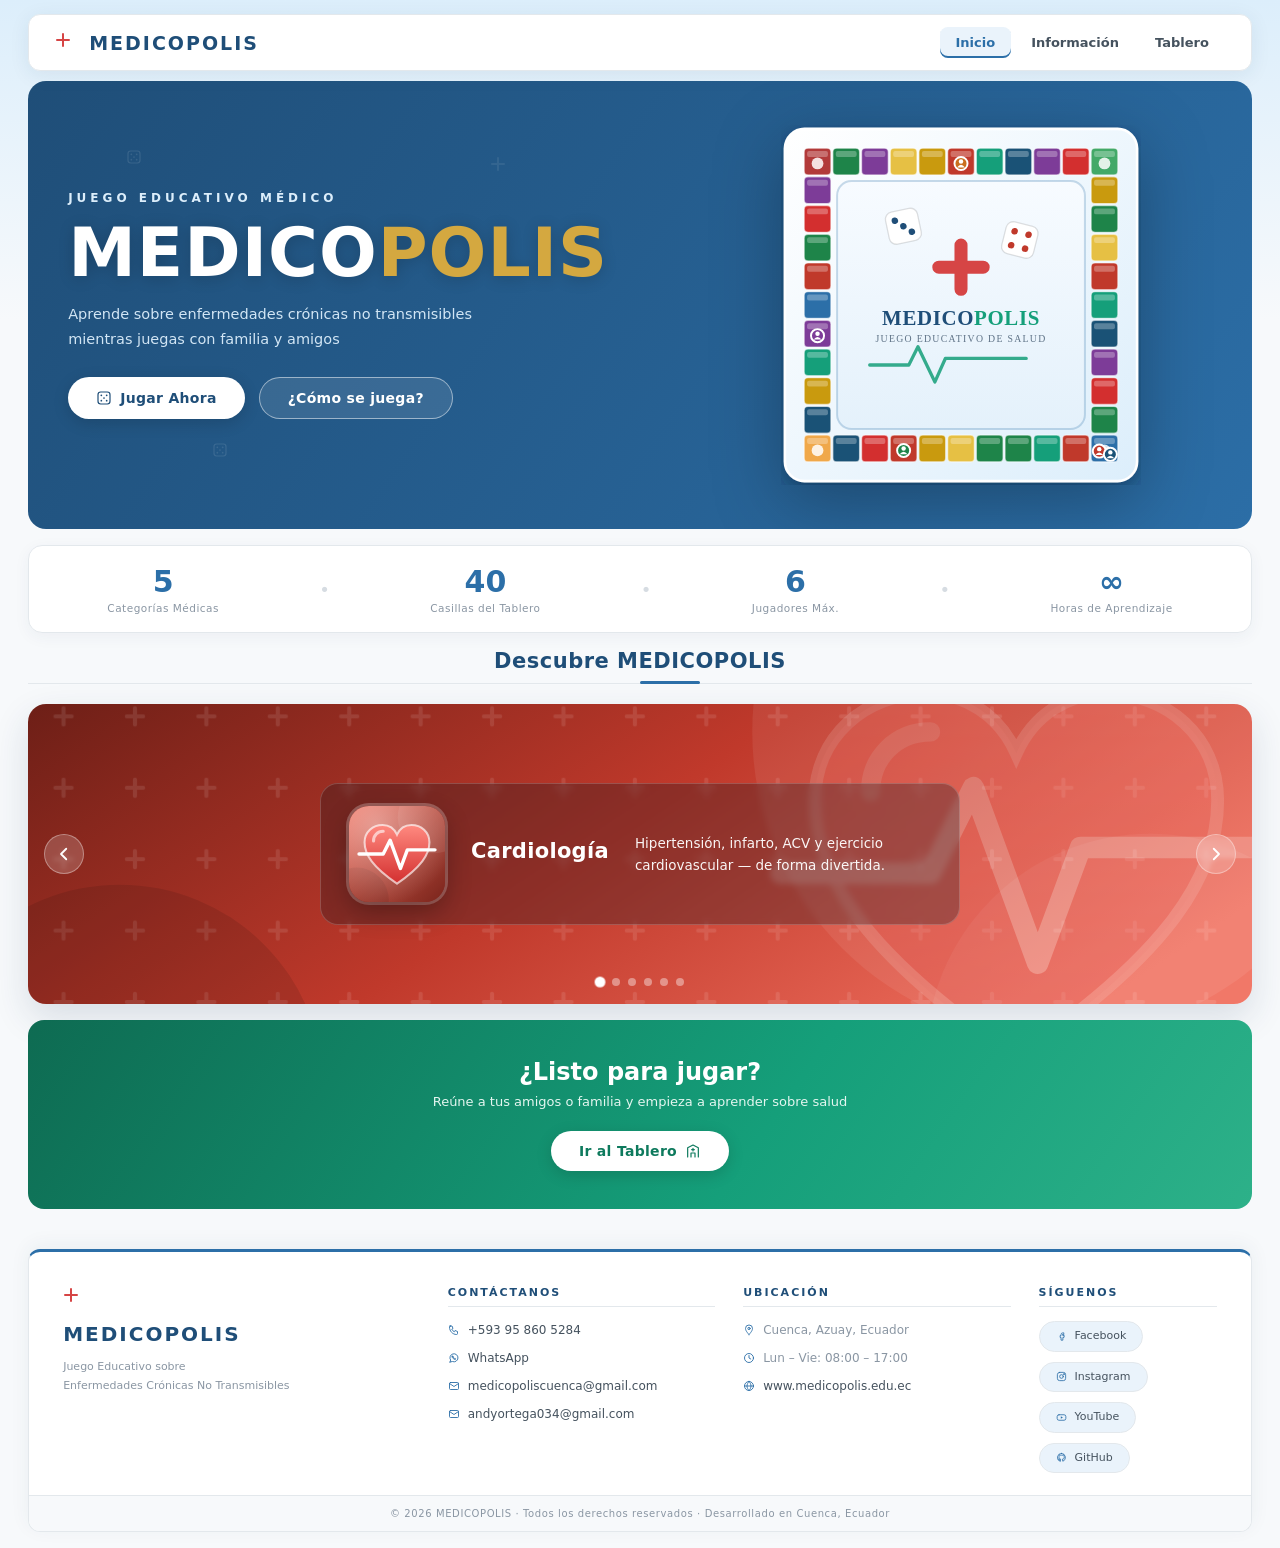
<file: index.html>
<!DOCTYPE html>
<html lang="es">
<head>
  <meta charset="UTF-8">
  <meta name="viewport" content="width=device-width, initial-scale=1.0">
  <title>MEDICOPOLIS — Inicio</title>
  <link rel="stylesheet" href="shared.css">
  <link rel="stylesheet" href="index.css">
</head>
<body>

<!-- NAVBAR -->
<nav class="navbar">
  <a href="index.html" class="nav-brand">
    <span class="nav-cross"><svg class="icon"><use href="assets/images/icons/icons.svg#ic-cross"/></svg></span>
    <span class="nav-title">MEDICOPOLIS</span>
  </a>
  <ul class="nav-links" id="navLinks">
    <li><a href="index.html" class="active">Inicio</a></li>
    <li><a href="informacion.html">Información</a></li>
    <li><a href="tablero.html">Tablero</a></li>
  </ul>
  <button class="nav-hamburger" onclick="document.getElementById('navLinks').classList.toggle('open')"><svg class="icon"><use href="assets/images/icons/icons.svg#ic-menu"/></svg></button>
</nav>

<!-- HERO -->
<section class="hero">
  <div class="hero-bg-cross"><svg class="icon"><use href="assets/images/icons/icons.svg#ic-cross"/></svg></div>
  <div class="hero-grid">
    <div class="hero-content">
      <p class="hero-eyebrow">Juego Educativo Médico</p>
      <h1 class="hero-title">MEDICO<span>POLIS</span></h1>
      <p class="hero-sub">Aprende sobre enfermedades crónicas no transmisibles<br>mientras juegas con familia y amigos</p>
      <div class="hero-btns">
        <a href="tablero.html" class="btn-primary"><svg class="icon"><use href="assets/images/icons/icons.svg#ic-dice"/></svg> Jugar Ahora</a>
        <a href="informacion.html" class="btn-secondary">¿Cómo se juega?</a>
      </div>
    </div>
    <div class="hero-visual">
      <img src="assets/images/hero/tablero-hero.svg" alt="Ilustración del tablero de MEDICOPOLIS" class="hero-board-img">
    </div>
  </div>
  <div class="hero-dice-deco">
    <div class="dice-deco d1"><svg class="icon"><use href="assets/images/icons/icons.svg#ic-dice"/></svg></div>
    <div class="dice-deco d2"><svg class="icon"><use href="assets/images/icons/icons.svg#ic-dice"/></svg></div>
    <div class="dice-deco d3"><svg class="icon"><use href="assets/images/icons/icons.svg#ic-dice"/></svg></div>
  </div>
</section>

<!-- STATS -->
<section class="stats-bar">
  <div class="stat-item">
    <span class="stat-num">5</span>
    <span class="stat-label">Categorías Médicas</span>
  </div>
  <div class="stat-sep">&bull;</div>
  <div class="stat-item">
    <span class="stat-num">40</span>
    <span class="stat-label">Casillas del Tablero</span>
  </div>
  <div class="stat-sep">&bull;</div>
  <div class="stat-item">
    <span class="stat-num">6</span>
    <span class="stat-label">Jugadores Máx.</span>
  </div>
  <div class="stat-sep">&bull;</div>
  <div class="stat-item">
    <span class="stat-num">∞</span>
    <span class="stat-label">Horas de Aprendizaje</span>
  </div>
</section>

<!-- CARRUSEL: lo más importante y llamativo, en movimiento -->
<section class="carousel-section">
  <h2 class="section-title">Descubre MEDICOPOLIS</h2>
  <div class="carousel" id="homeCarousel">
    <div class="carousel-track" id="carouselTrack">

      <div class="carousel-slide slide-cardio">
        <div class="slide-text">
          <div class="slide-icon"><img src="assets/images/categories/cardio.svg" alt=""></div>
          <h3>Cardiología</h3>
          <p>Hipertensión, infarto, ACV y ejercicio cardiovascular — de forma divertida.</p>
        </div>
      </div>

      <div class="carousel-slide slide-nutri">
        <div class="slide-text">
          <div class="slide-icon"><img src="assets/images/categories/nutri.svg" alt=""></div>
          <h3>Nutrición</h3>
          <p>Descubre cómo la alimentación impacta directamente en tu salud y bienestar.</p>
        </div>
      </div>

      <div class="carousel-slide slide-diab">
        <div class="slide-text">
          <div class="slide-icon"><img src="assets/images/categories/diab.svg" alt=""></div>
          <h3>Diabetes</h3>
          <p>Tipos de diabetes, glucemia y cómo prevenir complicaciones.</p>
        </div>
      </div>

      <div class="carousel-slide slide-resp">
        <div class="slide-text">
          <div class="slide-icon"><img src="assets/images/categories/resp.svg" alt=""></div>
          <h3>Pulmonar</h3>
          <p>EPOC, asma, tabaquismo y sus consecuencias en el sistema respiratorio.</p>
        </div>
      </div>

      <div class="carousel-slide slide-onco">
        <div class="slide-text">
          <div class="slide-icon"><img src="assets/images/categories/onco.svg" alt=""></div>
          <h3>Oncología</h3>
          <p>Detección temprana del cáncer y la importancia de la prevención.</p>
        </div>
      </div>

      <div class="carousel-slide slide-dinamica">
        <div class="slide-text">
          <div class="slide-icon"><img src="assets/images/categories/dinamica.svg" alt=""></div>
          <h3>Dinámica de Juego</h3>
          <p>Inspirada en el Monopolio: compra, arrienda y construye tu red de clínicas — de 2 a 6 jugadores.</p>
        </div>
      </div>

    </div>

    <button class="carousel-arrow prev" onclick="carouselMove(-1)" aria-label="Anterior">
      <svg class="icon" viewBox="0 0 24 24" fill="none" stroke="currentColor" stroke-width="2.4" stroke-linecap="round" stroke-linejoin="round"><path d="M15 5l-7 7 7 7"/></svg>
    </button>
    <button class="carousel-arrow next" onclick="carouselMove(1)" aria-label="Siguiente">
      <svg class="icon" viewBox="0 0 24 24" fill="none" stroke="currentColor" stroke-width="2.4" stroke-linecap="round" stroke-linejoin="round"><path d="M9 5l7 7-7 7"/></svg>
    </button>

    <div class="carousel-dots" id="carouselDots">
      <button class="carousel-dot active" onclick="carouselGoTo(0)" aria-label="Diapositiva 1"></button>
      <button class="carousel-dot" onclick="carouselGoTo(1)" aria-label="Diapositiva 2"></button>
      <button class="carousel-dot" onclick="carouselGoTo(2)" aria-label="Diapositiva 3"></button>
      <button class="carousel-dot" onclick="carouselGoTo(3)" aria-label="Diapositiva 4"></button>
      <button class="carousel-dot" onclick="carouselGoTo(4)" aria-label="Diapositiva 5"></button>
      <button class="carousel-dot" onclick="carouselGoTo(5)" aria-label="Diapositiva 6"></button>
    </div>
  </div>
</section>

<!-- CTA -->
<section class="cta-section">
  <h2>¿Listo para jugar?</h2>
  <p>Reúne a tus amigos o familia y empieza a aprender sobre salud</p>
  <a href="tablero.html" class="btn-primary">Ir al Tablero <svg class="icon"><use href="assets/images/icons/icons.svg#ic-hospital"/></svg></a>
</section>

<!-- FOOTER -->
<footer class="footer">
  <div class="footer-grid">
    <div class="footer-brand">
      <span class="footer-cross"><svg class="icon"><use href="assets/images/icons/icons.svg#ic-cross"/></svg></span>
      <span class="footer-logo">MEDICOPOLIS</span>
      <p class="footer-tagline">Juego Educativo sobre<br>Enfermedades Crónicas No Transmisibles</p>
    </div>
    <div class="footer-section">
      <h4>Contáctanos</h4>
      <ul>
        <li><svg class="icon"><use href="assets/images/icons/icons.svg#ic-phone"/></svg> <a href="tel:+593958605284">+593 95 860 5284</a></li>
        <li><svg class="icon"><use href="assets/images/icons/icons.svg#ic-whatsapp"/></svg> <a href="https://wa.me/593958605284">WhatsApp</a></li>
        <li><svg class="icon"><use href="assets/images/icons/icons.svg#ic-mail"/></svg> <a href="mailto:medicopoliscuenca@gmail.com">medicopoliscuenca@gmail.com</a></li>
        <li><svg class="icon"><use href="assets/images/icons/icons.svg#ic-mail"/></svg> <a href="mailto:andyortega034@gmail.com">andyortega034@gmail.com</a></li>
      </ul>
    </div>
    <div class="footer-section">
      <h4>Ubicación</h4>
      <ul>
        <li><svg class="icon"><use href="assets/images/icons/icons.svg#ic-pin"/></svg> Cuenca, Azuay, Ecuador</li>
        <li><svg class="icon"><use href="assets/images/icons/icons.svg#ic-clock"/></svg> Lun – Vie: 08:00 – 17:00</li>
        <li><svg class="icon"><use href="assets/images/icons/icons.svg#ic-globe"/></svg> <a href="https://pagina-web-medicopolis.vercel.app/index.html">www.medicopolis.edu.ec</a></li>
      </ul>
    </div>
    <div class="footer-section">
      <h4>Síguenos</h4>
      <ul class="footer-social">
        <li><a href="https://www.facebook.com/andy.otg/"><svg class="icon"><use href="assets/images/icons/icons.svg#ic-facebook"/></svg> Facebook</a></li>
        <li><a href="https://www.instagram.com/andy.otg/"><svg class="icon"><use href="assets/images/icons/icons.svg#ic-instagram"/></svg> Instagram</a></li>
        <li><a href="https://www.youtube.com/@andyLaunchVision"><svg class="icon"><use href="assets/images/icons/icons.svg#ic-youtube"/></svg> YouTube</a></li>
        <li><a href="https://github.com/andyortega07/PaginaWebMEDICOPOLIS"><svg class="icon"><use href="assets/images/icons/icons.svg#ic-github"/></svg> GitHub</a></li>
      </ul>
    </div>
  </div>
  <div class="footer-bottom">
    <p>© 2026 MEDICOPOLIS · Todos los derechos reservados · Desarrollado en Cuenca, Ecuador</p>
  </div>
</footer>

<script>
/* ── CONTADORES ANIMADOS DE ESTADÍSTICAS ── */
(function () {
  const nums = document.querySelectorAll('.stat-num');
  nums.forEach(el => {
    const target = parseInt(el.textContent, 10);
    if (isNaN(target)) return; // el símbolo ∞ se deja igual
    el.dataset.target = target;
    el.textContent = '0';
  });
  function run(el) {
    const target = +el.dataset.target, dur = 900, t0 = performance.now();
    (function step(now) {
      const p = Math.min((now - t0) / dur, 1);
      el.textContent = Math.round(target * (1 - Math.pow(1 - p, 3)));
      if (p < 1) requestAnimationFrame(step);
    })(t0);
  }
  const bar = document.querySelector('.stats-bar');
  if ('IntersectionObserver' in window && bar) {
    const io = new IntersectionObserver(entries => {
      if (entries[0].isIntersecting) { nums.forEach(el => el.dataset.target && run(el)); io.disconnect(); }
    }, { threshold: 0.3 });
    io.observe(bar);
  } else {
    nums.forEach(el => el.dataset.target && run(el));
  }
})();
</script>

<script>
/* ── CARRUSEL DE INICIO ── */
(function () {
  const track = document.getElementById('carouselTrack');
  const dots  = document.querySelectorAll('.carousel-dot');
  const wrap  = document.getElementById('homeCarousel');
  const total = dots.length;
  let index = 0;
  let timer;

  window.carouselGoTo = function (i) {
    index = (i + total) % total;
    track.style.transform = `translateX(-${index * 100}%)`;
    dots.forEach((d, idx) => d.classList.toggle('active', idx === index));
  };
  window.carouselMove = function (delta) {
    carouselGoTo(index + delta);
    restart();
  };
  function tick() { carouselGoTo(index + 1); }
  function restart() { clearInterval(timer); timer = setInterval(tick, 4200); }

  wrap.addEventListener('mouseenter', () => clearInterval(timer));
  wrap.addEventListener('mouseleave', restart);
  wrap.addEventListener('touchstart', () => clearInterval(timer), { passive: true });
  wrap.addEventListener('touchend', restart);

  restart();
})();
</script>

</body>
</html>
</file>
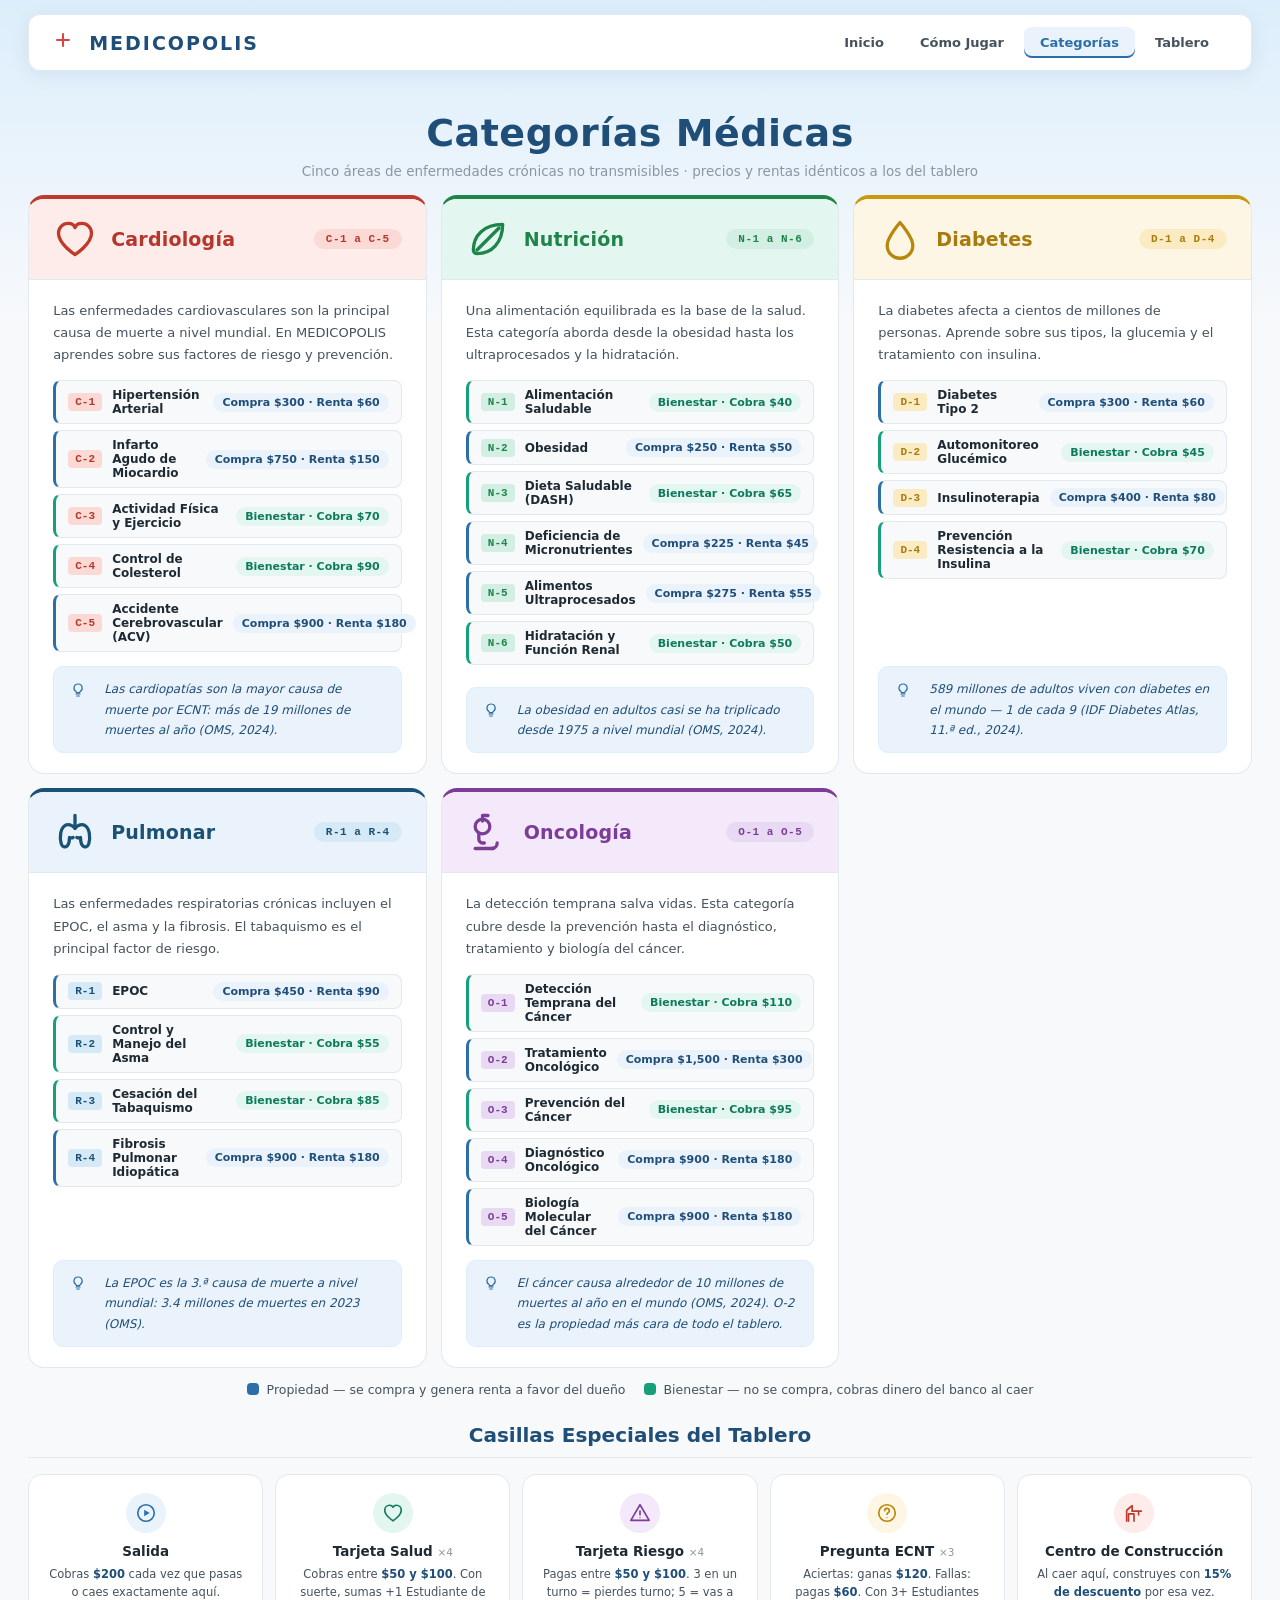
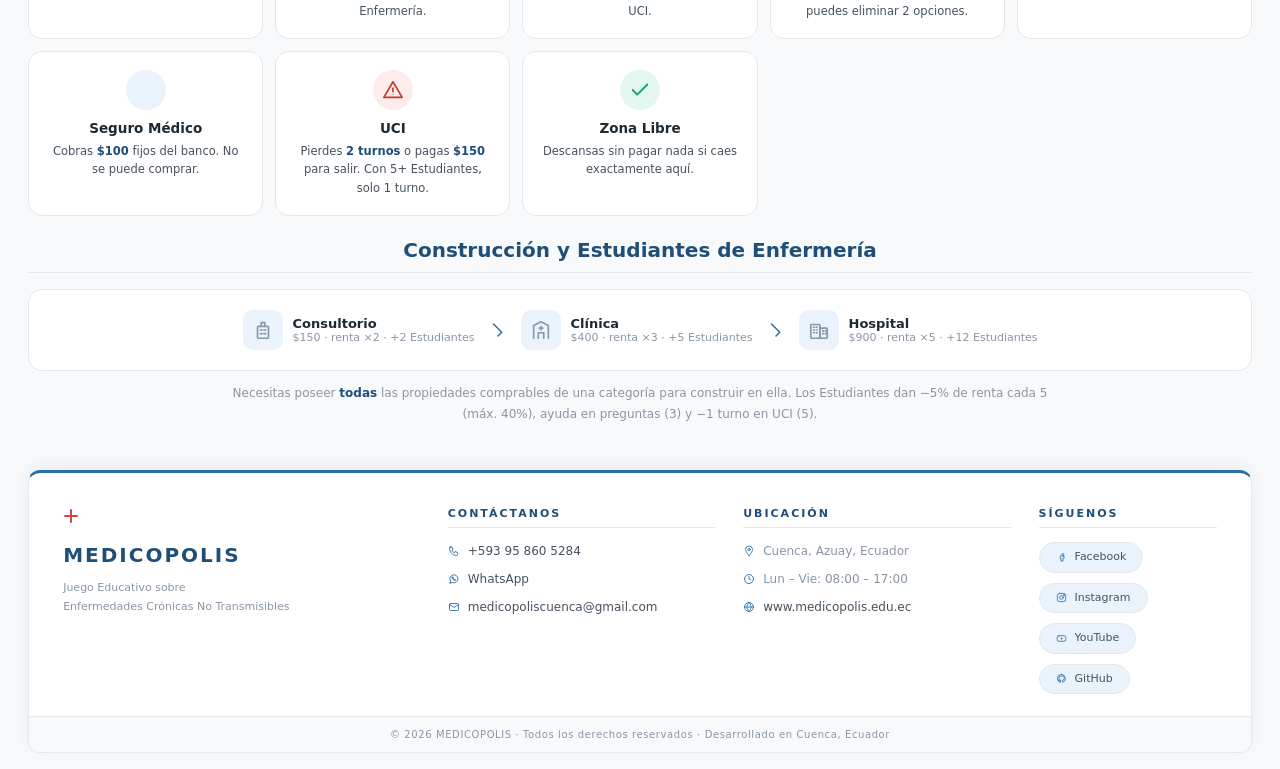
<file: categorias.html>
<!DOCTYPE html>
<html lang="es">
<head>
  <meta charset="UTF-8">
  <meta name="viewport" content="width=device-width, initial-scale=1.0">
  <title>MEDICOPOLIS — Categorías</title>
  <link rel="stylesheet" href="shared.css">
  <link rel="stylesheet" href="categorias.css">
</head>
<body>

<!-- NAVBAR -->
<nav class="navbar">
  <a href="index.html" class="nav-brand">
    <span class="nav-cross"><svg class="icon"><use href="assets/images/icons/icons.svg#ic-cross"/></svg></span>
    <span class="nav-title">MEDICOPOLIS</span>
  </a>
  <ul class="nav-links" id="navLinks">
    <li><a href="index.html">Inicio</a></li>
    <li><a href="comojugar.html">Cómo Jugar</a></li>
    <li><a href="categorias.html" class="active">Categorías</a></li>
    <li><a href="tablero.html">Tablero</a></li>
  </ul>
  <button class="nav-hamburger" onclick="document.getElementById('navLinks').classList.toggle('open')"><svg class="icon"><use href="assets/images/icons/icons.svg#ic-menu"/></svg></button>
</nav>

<header class="page-header">
  <h1>Categorías Médicas</h1>
  <p>Cinco áreas de enfermedades crónicas no transmisibles · precios y rentas idénticos a los del tablero</p>
</header>

<!-- CARDS CATEGORÍAS -->
<section class="cat-section">

  <div class="cat-card cardio">
    <div class="cat-header">
      <span class="cat-emoji"><svg class="icon"><use href="assets/images/icons/icons.svg#ic-heart"/></svg></span>
      <h2>Cardiología</h2>
      <span class="cat-badge">C-1 a C-5</span>
    </div>
    <div class="cat-body">
      <p class="cat-desc">Las enfermedades cardiovasculares son la principal causa de muerte a nivel mundial. En MEDICOPOLIS aprendes sobre sus factores de riesgo y prevención.</p>
      <div class="cat-props">
        <div class="cat-prop is-buy"><span class="prop-code">C-1</span><span class="prop-name">Hipertensión Arterial</span><span class="prop-price">Compra $300 · Renta $60</span></div>
        <div class="cat-prop is-buy"><span class="prop-code">C-2</span><span class="prop-name">Infarto Agudo de Miocardio</span><span class="prop-price">Compra $750 · Renta $150</span></div>
        <div class="cat-prop is-well"><span class="prop-code">C-3</span><span class="prop-name">Actividad Física y Ejercicio</span><span class="prop-price">Bienestar · Cobra $70</span></div>
        <div class="cat-prop is-well"><span class="prop-code">C-4</span><span class="prop-name">Control de Colesterol</span><span class="prop-price">Bienestar · Cobra $90</span></div>
        <div class="cat-prop is-buy"><span class="prop-code">C-5</span><span class="prop-name">Accidente Cerebrovascular (ACV)</span><span class="prop-price">Compra $900 · Renta $180</span></div>
      </div>
      <div class="cat-fact">
        <span class="fact-icon"><svg class="icon"><use href="assets/images/icons/icons.svg#ic-bulb"/></svg></span>
        <p>Las cardiopatías son la mayor causa de muerte por ECNT: más de 19 millones de muertes al año (OMS, 2024).</p>
      </div>
    </div>
  </div>

  <div class="cat-card nutri">
    <div class="cat-header">
      <span class="cat-emoji"><svg class="icon"><use href="assets/images/icons/icons.svg#ic-leaf"/></svg></span>
      <h2>Nutrición</h2>
      <span class="cat-badge">N-1 a N-6</span>
    </div>
    <div class="cat-body">
      <p class="cat-desc">Una alimentación equilibrada es la base de la salud. Esta categoría aborda desde la obesidad hasta los ultraprocesados y la hidratación.</p>
      <div class="cat-props">
        <div class="cat-prop is-well"><span class="prop-code">N-1</span><span class="prop-name">Alimentación Saludable</span><span class="prop-price">Bienestar · Cobra $40</span></div>
        <div class="cat-prop is-buy"><span class="prop-code">N-2</span><span class="prop-name">Obesidad</span><span class="prop-price">Compra $250 · Renta $50</span></div>
        <div class="cat-prop is-well"><span class="prop-code">N-3</span><span class="prop-name">Dieta Saludable (DASH)</span><span class="prop-price">Bienestar · Cobra $65</span></div>
        <div class="cat-prop is-buy"><span class="prop-code">N-4</span><span class="prop-name">Deficiencia de Micronutrientes</span><span class="prop-price">Compra $225 · Renta $45</span></div>
        <div class="cat-prop is-buy"><span class="prop-code">N-5</span><span class="prop-name">Alimentos Ultraprocesados</span><span class="prop-price">Compra $275 · Renta $55</span></div>
        <div class="cat-prop is-well"><span class="prop-code">N-6</span><span class="prop-name">Hidratación y Función Renal</span><span class="prop-price">Bienestar · Cobra $50</span></div>
      </div>
      <div class="cat-fact">
        <span class="fact-icon"><svg class="icon"><use href="assets/images/icons/icons.svg#ic-bulb"/></svg></span>
        <p>La obesidad en adultos casi se ha triplicado desde 1975 a nivel mundial (OMS, 2024).</p>
      </div>
    </div>
  </div>

  <div class="cat-card diab">
    <div class="cat-header">
      <span class="cat-emoji"><svg class="icon"><use href="assets/images/icons/icons.svg#ic-drop"/></svg></span>
      <h2>Diabetes</h2>
      <span class="cat-badge">D-1 a D-4</span>
    </div>
    <div class="cat-body">
      <p class="cat-desc">La diabetes afecta a cientos de millones de personas. Aprende sobre sus tipos, la glucemia y el tratamiento con insulina.</p>
      <div class="cat-props">
        <div class="cat-prop is-buy"><span class="prop-code">D-1</span><span class="prop-name">Diabetes Tipo 2</span><span class="prop-price">Compra $300 · Renta $60</span></div>
        <div class="cat-prop is-well"><span class="prop-code">D-2</span><span class="prop-name">Automonitoreo Glucémico</span><span class="prop-price">Bienestar · Cobra $45</span></div>
        <div class="cat-prop is-buy"><span class="prop-code">D-3</span><span class="prop-name">Insulinoterapia</span><span class="prop-price">Compra $400 · Renta $80</span></div>
        <div class="cat-prop is-well"><span class="prop-code">D-4</span><span class="prop-name">Prevención Resistencia a la Insulina</span><span class="prop-price">Bienestar · Cobra $70</span></div>
      </div>
      <div class="cat-fact">
        <span class="fact-icon"><svg class="icon"><use href="assets/images/icons/icons.svg#ic-bulb"/></svg></span>
        <p>589 millones de adultos viven con diabetes en el mundo — 1 de cada 9 (IDF Diabetes Atlas, 11.ª ed., 2024).</p>
      </div>
    </div>
  </div>

  <div class="cat-card resp">
    <div class="cat-header">
      <span class="cat-emoji"><svg class="icon"><use href="assets/images/icons/icons.svg#ic-lungs"/></svg></span>
      <h2>Pulmonar</h2>
      <span class="cat-badge">R-1 a R-4</span>
    </div>
    <div class="cat-body">
      <p class="cat-desc">Las enfermedades respiratorias crónicas incluyen el EPOC, el asma y la fibrosis. El tabaquismo es el principal factor de riesgo.</p>
      <div class="cat-props">
        <div class="cat-prop is-buy"><span class="prop-code">R-1</span><span class="prop-name">EPOC</span><span class="prop-price">Compra $450 · Renta $90</span></div>
        <div class="cat-prop is-well"><span class="prop-code">R-2</span><span class="prop-name">Control y Manejo del Asma</span><span class="prop-price">Bienestar · Cobra $55</span></div>
        <div class="cat-prop is-well"><span class="prop-code">R-3</span><span class="prop-name">Cesación del Tabaquismo</span><span class="prop-price">Bienestar · Cobra $85</span></div>
        <div class="cat-prop is-buy"><span class="prop-code">R-4</span><span class="prop-name">Fibrosis Pulmonar Idiopática</span><span class="prop-price">Compra $900 · Renta $180</span></div>
      </div>
      <div class="cat-fact">
        <span class="fact-icon"><svg class="icon"><use href="assets/images/icons/icons.svg#ic-bulb"/></svg></span>
        <p>La EPOC es la 3.ª causa de muerte a nivel mundial: 3.4 millones de muertes en 2023 (OMS).</p>
      </div>
    </div>
  </div>

  <div class="cat-card onco">
    <div class="cat-header">
      <span class="cat-emoji"><svg class="icon"><use href="assets/images/icons/icons.svg#ic-micro"/></svg></span>
      <h2>Oncología</h2>
      <span class="cat-badge">O-1 a O-5</span>
    </div>
    <div class="cat-body">
      <p class="cat-desc">La detección temprana salva vidas. Esta categoría cubre desde la prevención hasta el diagnóstico, tratamiento y biología del cáncer.</p>
      <div class="cat-props">
        <div class="cat-prop is-well"><span class="prop-code">O-1</span><span class="prop-name">Detección Temprana del Cáncer</span><span class="prop-price">Bienestar · Cobra $110</span></div>
        <div class="cat-prop is-buy"><span class="prop-code">O-2</span><span class="prop-name">Tratamiento Oncológico</span><span class="prop-price">Compra $1,500 · Renta $300</span></div>
        <div class="cat-prop is-well"><span class="prop-code">O-3</span><span class="prop-name">Prevención del Cáncer</span><span class="prop-price">Bienestar · Cobra $95</span></div>
        <div class="cat-prop is-buy"><span class="prop-code">O-4</span><span class="prop-name">Diagnóstico Oncológico</span><span class="prop-price">Compra $900 · Renta $180</span></div>
        <div class="cat-prop is-buy"><span class="prop-code">O-5</span><span class="prop-name">Biología Molecular del Cáncer</span><span class="prop-price">Compra $900 · Renta $180</span></div>
      </div>
      <div class="cat-fact">
        <span class="fact-icon"><svg class="icon"><use href="assets/images/icons/icons.svg#ic-bulb"/></svg></span>
        <p>El cáncer causa alrededor de 10 millones de muertes al año en el mundo (OMS, 2024). O-2 es la propiedad más cara de todo el tablero.</p>
      </div>
    </div>
  </div>

</section>

<!-- LEYENDA: PROPIEDAD vs BIENESTAR -->
<section class="legend-strip">
  <span class="legend-item is-buy"><span class="legend-dot"></span> Propiedad — se compra y genera renta a favor del dueño</span>
  <span class="legend-item is-well"><span class="legend-dot"></span> Bienestar — no se compra, cobras dinero del banco al caer</span>
</section>

<!-- CASILLAS ESPECIALES -->
<section class="special-section">
  <h2 class="section-title">Casillas Especiales del Tablero</h2>
  <div class="special-grid">
    <div class="special-card">
      <span class="special-icon sp-salida"><svg class="icon"><use href="assets/images/icons/icons.svg#ic-play"/></svg></span>
      <h3>Salida</h3>
      <p>Cobras <strong>$200</strong> cada vez que pasas o caes exactamente aquí.</p>
    </div>
    <div class="special-card">
      <span class="special-icon sp-salud"><svg class="icon"><use href="assets/images/icons/icons.svg#ic-heart"/></svg></span>
      <h3>Tarjeta Salud <span class="special-count">×4</span></h3>
      <p>Cobras entre <strong>$50 y $100</strong>. Con suerte, sumas +1 Estudiante de Enfermería.</p>
    </div>
    <div class="special-card">
      <span class="special-icon sp-riesgo"><svg class="icon"><use href="assets/images/icons/icons.svg#ic-alert"/></svg></span>
      <h3>Tarjeta Riesgo <span class="special-count">×4</span></h3>
      <p>Pagas entre <strong>$50 y $100</strong>. 3 en un turno = pierdes turno; 5 = vas a UCI.</p>
    </div>
    <div class="special-card">
      <span class="special-icon sp-pregunta"><svg class="icon"><use href="assets/images/icons/icons.svg#ic-question"/></svg></span>
      <h3>Pregunta ECNT <span class="special-count">×3</span></h3>
      <p>Aciertas: ganas <strong>$120</strong>. Fallas: pagas <strong>$60</strong>. Con 3+ Estudiantes puedes eliminar 2 opciones.</p>
    </div>
    <div class="special-card">
      <span class="special-icon sp-construccion"><svg class="icon"><use href="assets/images/icons/icons.svg#ic-crane"/></svg></span>
      <h3>Centro de Construcción</h3>
      <p>Al caer aquí, construyes con <strong>15% de descuento</strong> por esa vez.</p>
    </div>
    <div class="special-card">
      <span class="special-icon sp-seguro"><svg class="icon"><use href="assets/images/icons/icons.svg#ic-shield"/></svg></span>
      <h3>Seguro Médico</h3>
      <p>Cobras <strong>$100</strong> fijos del banco. No se puede comprar.</p>
    </div>
    <div class="special-card">
      <span class="special-icon sp-uci"><svg class="icon"><use href="assets/images/icons/icons.svg#ic-alert"/></svg></span>
      <h3>UCI</h3>
      <p>Pierdes <strong>2 turnos</strong> o pagas <strong>$150</strong> para salir. Con 5+ Estudiantes, solo 1 turno.</p>
    </div>
    <div class="special-card">
      <span class="special-icon sp-libre"><svg class="icon"><use href="assets/images/icons/icons.svg#ic-check"/></svg></span>
      <h3>Zona Libre</h3>
      <p>Descansas sin pagar nada si caes exactamente aquí.</p>
    </div>
  </div>
</section>

<!-- CONSTRUCCIÓN -->
<section class="build-section">
  <h2 class="section-title">Construcción y Estudiantes de Enfermería</h2>
  <div class="build-strip">
    <div class="build-step">
      <span class="build-step-icon"><svg class="icon"><use href="assets/images/icons/icons.svg#ic-building-sm"/></svg></span>
      <div><strong>Consultorio</strong><span>$150 · renta ×2 · +2 Estudiantes</span></div>
    </div>
    <svg class="build-arrow icon"><use href="assets/images/icons/icons.svg#ic-check"/></svg>
    <div class="build-step">
      <span class="build-step-icon"><svg class="icon"><use href="assets/images/icons/icons.svg#ic-hospital"/></svg></span>
      <div><strong>Clínica</strong><span>$400 · renta ×3 · +5 Estudiantes</span></div>
    </div>
    <svg class="build-arrow icon"><use href="assets/images/icons/icons.svg#ic-check"/></svg>
    <div class="build-step">
      <span class="build-step-icon"><svg class="icon"><use href="assets/images/icons/icons.svg#ic-building-lg"/></svg></span>
      <div><strong>Hospital</strong><span>$900 · renta ×5 · +12 Estudiantes</span></div>
    </div>
  </div>
  <p class="build-note">Necesitas poseer <strong>todas</strong> las propiedades comprables de una categoría para construir en ella. Los Estudiantes dan −5% de renta cada 5 (máx. 40%), ayuda en preguntas (3) y −1 turno en UCI (5).</p>
</section>

<!-- FOOTER -->
<footer class="footer">
  <div class="footer-grid">
    <div class="footer-brand">
      <span class="footer-cross"><svg class="icon"><use href="assets/images/icons/icons.svg#ic-cross"/></svg></span>
      <span class="footer-logo">MEDICOPOLIS</span>
      <p class="footer-tagline">Juego Educativo sobre<br>Enfermedades Crónicas No Transmisibles</p>
    </div>
    <div class="footer-section">
      <h4>Contáctanos</h4>
      <ul>
        <li><svg class="icon"><use href="assets/images/icons/icons.svg#ic-phone"/></svg> <a href="tel:+593958605284">+593 95 860 5284</a></li>
        <li><svg class="icon"><use href="assets/images/icons/icons.svg#ic-whatsapp"/></svg> <a href="https://wa.me/593958605284">WhatsApp</a></li>
        <li><svg class="icon"><use href="assets/images/icons/icons.svg#ic-mail"/></svg> <a href="mailto:medicopoliscuenca@gmail.com">medicopoliscuenca@gmail.com</a></li>
      </ul>
    </div>
    <div class="footer-section">
      <h4>Ubicación</h4>
      <ul>
        <li><svg class="icon"><use href="assets/images/icons/icons.svg#ic-pin"/></svg> Cuenca, Azuay, Ecuador</li>
        <li><svg class="icon"><use href="assets/images/icons/icons.svg#ic-clock"/></svg> Lun – Vie: 08:00 – 17:00</li>
        <li><svg class="icon"><use href="assets/images/icons/icons.svg#ic-globe"/></svg> <a href="https://pagina-web-medicopolis.vercel.app/index.html">www.medicopolis.edu.ec</a></li>
      </ul>
    </div>
    <div class="footer-section">
      <h4>Síguenos</h4>
      <ul class="footer-social">
        <li><a href="https://www.facebook.com/andy.otg/"><svg class="icon"><use href="assets/images/icons/icons.svg#ic-facebook"/></svg> Facebook</a></li>
        <li><a href="https://www.instagram.com/andy.otg/"><svg class="icon"><use href="assets/images/icons/icons.svg#ic-instagram"/></svg> Instagram</a></li>
        <li><a href="https://www.youtube.com/@andyLaunchVision"><svg class="icon"><use href="assets/images/icons/icons.svg#ic-youtube"/></svg> YouTube</a></li>
        <li><a href="https://github.com/andyortega07/PaginaWebMEDICOPOLIS"><svg class="icon"><use href="assets/images/icons/icons.svg#ic-github"/></svg> GitHub</a></li>
      </ul>
    </div>
  </div>
  <div class="footer-bottom">
    <p>© 2026 MEDICOPOLIS · Todos los derechos reservados · Desarrollado en Cuenca, Ecuador</p>
  </div>
</footer>

</body>
</html>
</file>
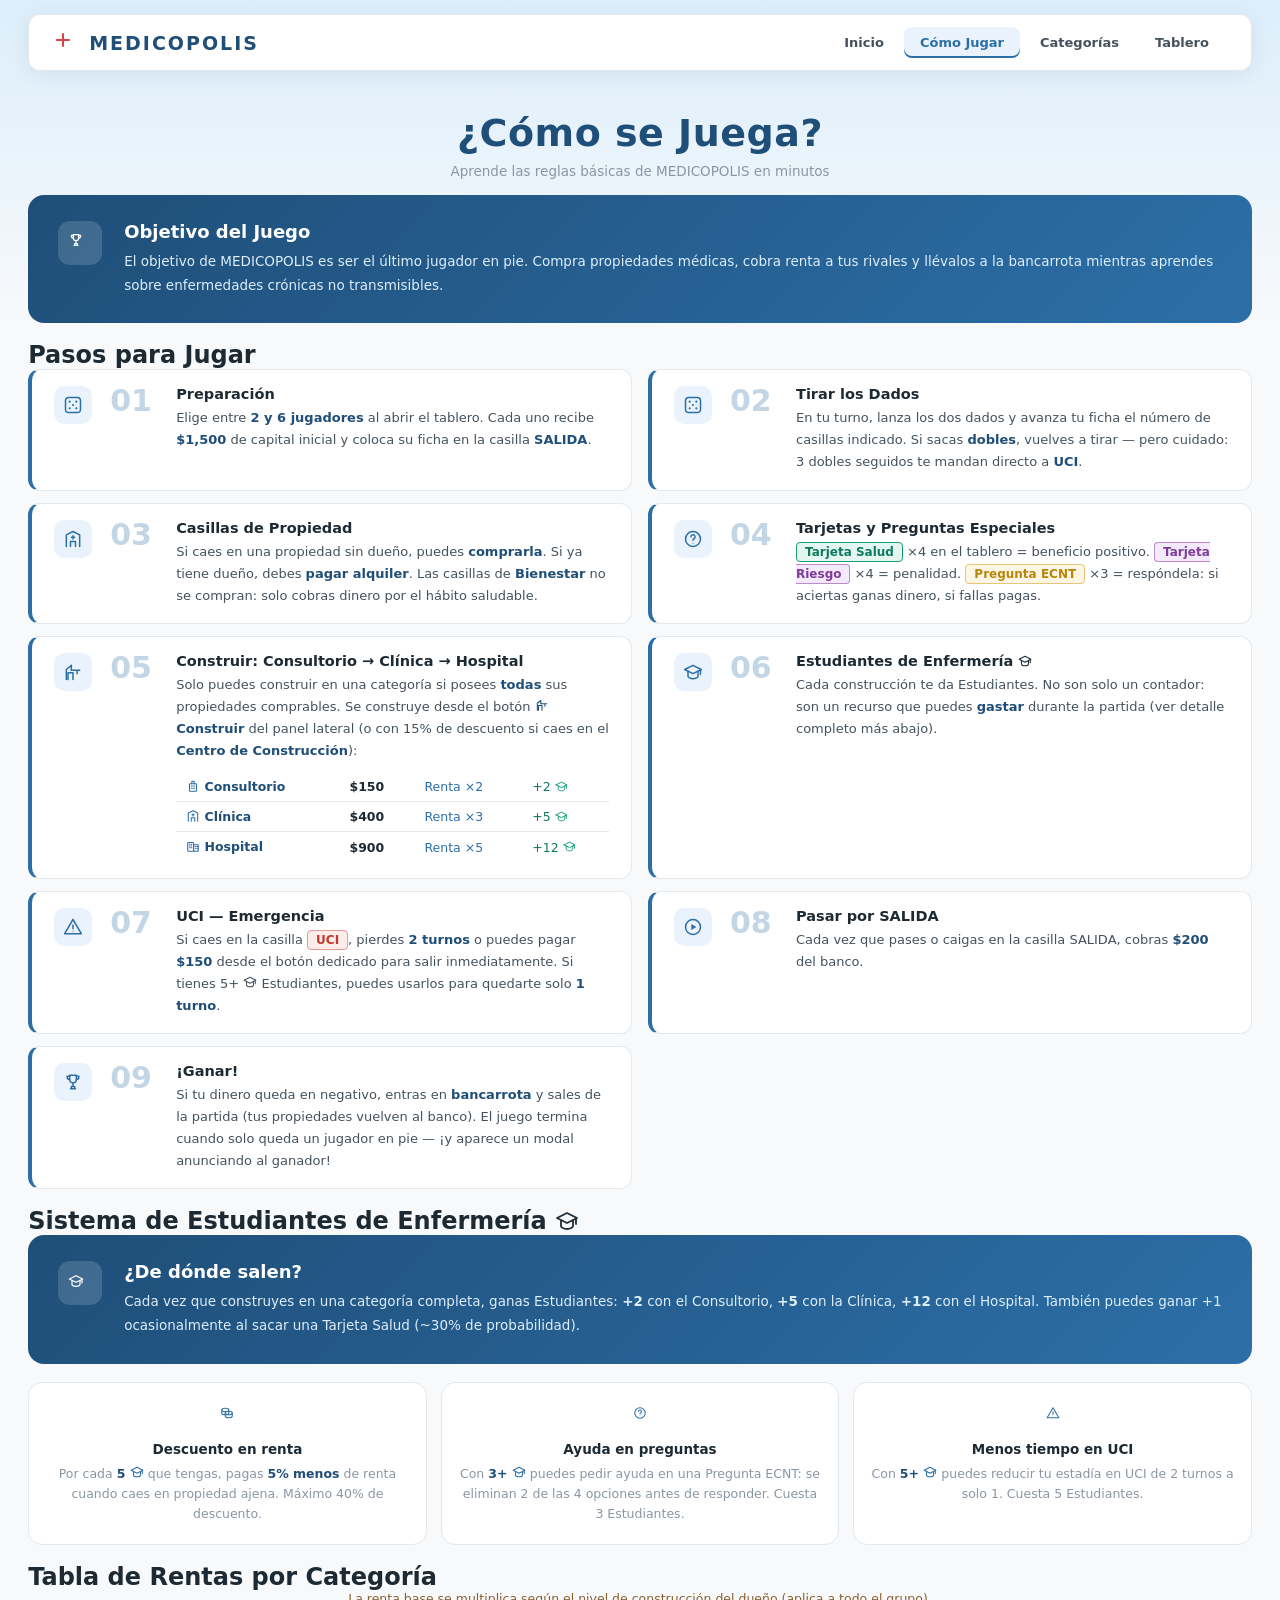
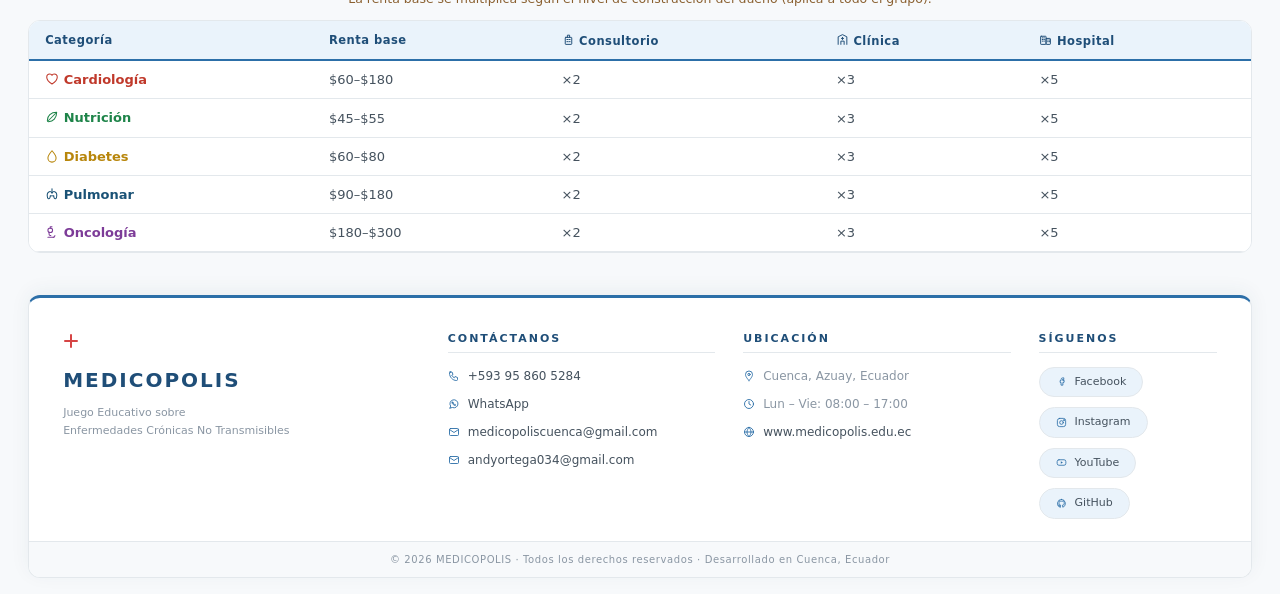
<file: comojugar.html>
<!DOCTYPE html>
<html lang="es">
<head>
  <meta charset="UTF-8">
  <meta name="viewport" content="width=device-width, initial-scale=1.0">
  <title>MEDICOPOLIS — Cómo Jugar</title>
  <link rel="stylesheet" href="shared.css">
  <link rel="stylesheet" href="comojugar.css">
</head>
<body>

<!-- NAVBAR -->
<nav class="navbar">
  <a href="index.html" class="nav-brand">
    <span class="nav-cross"><svg class="icon"><use href="assets/images/icons/icons.svg#ic-cross"/></svg></span>
    <span class="nav-title">MEDICOPOLIS</span>
  </a>
  <ul class="nav-links" id="navLinks">
    <li><a href="index.html">Inicio</a></li>
    <li><a href="comojugar.html" class="active">Cómo Jugar</a></li>
    <li><a href="categorias.html">Categorías</a></li>
    <li><a href="tablero.html">Tablero</a></li>
  </ul>
  <button class="nav-hamburger" onclick="document.getElementById('navLinks').classList.toggle('open')"><svg class="icon"><use href="assets/images/icons/icons.svg#ic-menu"/></svg></button>
</nav>

<!-- PAGE HEADER -->
<header class="page-header">
  <h1>¿Cómo se Juega?</h1>
  <p>Aprende las reglas básicas de MEDICOPOLIS en minutos</p>
</header>

<!-- OBJETIVO -->
<section class="cj-section">
  <div class="cj-card objetivo">
    <div class="cj-icon"><svg class="icon"><use href="assets/images/icons/icons.svg#ic-trophy"/></svg></div>
    <div class="cj-text">
      <h2>Objetivo del Juego</h2>
      <p>El objetivo de MEDICOPOLIS es ser el último jugador en pie. Compra propiedades médicas, cobra renta a tus rivales y llévalos a la bancarrota mientras aprendes sobre enfermedades crónicas no transmisibles.</p>
    </div>
  </div>
</section>

<!-- PASOS -->
<section class="cj-section">
  <h2 class="section-title">Pasos para Jugar</h2>
  <div class="steps-list">
    <div class="step-item">
      <span class="step-icon"><svg class="icon"><use href="assets/images/icons/icons.svg#ic-dice"/></svg></span>
      <div class="step-num">01</div>
      <div class="step-body">
        <h3>Preparación</h3>
        <p>Elige entre <strong>2 y 6 jugadores</strong> al abrir el tablero. Cada uno recibe <strong>$1,500</strong> de capital inicial y coloca su ficha en la casilla <strong>SALIDA</strong>.</p>
      </div>
    </div>
    <div class="step-item">
      <span class="step-icon"><svg class="icon"><use href="assets/images/icons/icons.svg#ic-dice"/></svg></span>
      <div class="step-num">02</div>
      <div class="step-body">
        <h3>Tirar los Dados</h3>
        <p>En tu turno, lanza los dos dados y avanza tu ficha el número de casillas indicado. Si sacas <strong>dobles</strong>, vuelves a tirar — pero cuidado: 3 dobles seguidos te mandan directo a <strong>UCI</strong>.</p>
      </div>
    </div>
    <div class="step-item">
      <span class="step-icon"><svg class="icon"><use href="assets/images/icons/icons.svg#ic-hospital"/></svg></span>
      <div class="step-num">03</div>
      <div class="step-body">
        <h3>Casillas de Propiedad</h3>
        <p>Si caes en una propiedad sin dueño, puedes <strong>comprarla</strong>. Si ya tiene dueño, debes <strong>pagar alquiler</strong>. Las casillas de <strong>Bienestar</strong> no se compran: solo cobras dinero por el hábito saludable.</p>
      </div>
    </div>
    <div class="step-item">
      <span class="step-icon"><svg class="icon"><use href="assets/images/icons/icons.svg#ic-question"/></svg></span>
      <div class="step-num">04</div>
      <div class="step-body">
        <h3>Tarjetas y Preguntas Especiales</h3>
        <p><span class="tag-salud">Tarjeta Salud</span> ×4 en el tablero = beneficio positivo. <span class="tag-riesgo">Tarjeta Riesgo</span> ×4 = penalidad. <span class="tag-pregunta">Pregunta ECNT</span> ×3 = respóndela: si aciertas ganas dinero, si fallas pagas.</p>
      </div>
    </div>
    <div class="step-item">
      <span class="step-icon"><svg class="icon"><use href="assets/images/icons/icons.svg#ic-crane"/></svg></span>
      <div class="step-num">05</div>
      <div class="step-body">
        <h3>Construir: Consultorio → Clínica → Hospital</h3>
        <p>Solo puedes construir en una categoría si posees <strong>todas</strong> sus propiedades comprables. Se construye desde el botón <strong><svg class="icon"><use href="assets/images/icons/icons.svg#ic-crane"/></svg> Construir</strong> del panel lateral (o con 15% de descuento si caes en el <strong>Centro de Construcción</strong>):</p>
        <table class="mini-build-table">
          <tr><td><svg class="icon"><use href="assets/images/icons/icons.svg#ic-building-sm"/></svg> Consultorio</td><td>$150</td><td>Renta ×2</td><td>+2 <svg class="icon"><use href="assets/images/icons/icons.svg#ic-grad"/></svg></td></tr>
          <tr><td><svg class="icon"><use href="assets/images/icons/icons.svg#ic-hospital"/></svg> Clínica</td><td>$400</td><td>Renta ×3</td><td>+5 <svg class="icon"><use href="assets/images/icons/icons.svg#ic-grad"/></svg></td></tr>
          <tr><td><svg class="icon"><use href="assets/images/icons/icons.svg#ic-building-lg"/></svg> Hospital</td><td>$900</td><td>Renta ×5</td><td>+12 <svg class="icon"><use href="assets/images/icons/icons.svg#ic-grad"/></svg></td></tr>
        </table>
      </div>
    </div>
    <div class="step-item">
      <span class="step-icon"><svg class="icon"><use href="assets/images/icons/icons.svg#ic-grad"/></svg></span>
      <div class="step-num">06</div>
      <div class="step-body">
        <h3>Estudiantes de Enfermería <svg class="icon"><use href="assets/images/icons/icons.svg#ic-grad"/></svg></h3>
        <p>Cada construcción te da Estudiantes. No son solo un contador: son un recurso que puedes <strong>gastar</strong> durante la partida (ver detalle completo más abajo).</p>
      </div>
    </div>
    <div class="step-item">
      <span class="step-icon"><svg class="icon"><use href="assets/images/icons/icons.svg#ic-alert"/></svg></span>
      <div class="step-num">07</div>
      <div class="step-body">
        <h3>UCI — Emergencia</h3>
        <p>Si caes en la casilla <span class="tag-uci">UCI</span>, pierdes <strong>2 turnos</strong> o puedes pagar <strong>$150</strong> desde el botón dedicado para salir inmediatamente. Si tienes 5+ <svg class="icon"><use href="assets/images/icons/icons.svg#ic-grad"/></svg> Estudiantes, puedes usarlos para quedarte solo <strong>1 turno</strong>.</p>
      </div>
    </div>
    <div class="step-item">
      <span class="step-icon"><svg class="icon"><use href="assets/images/icons/icons.svg#ic-play"/></svg></span>
      <div class="step-num">08</div>
      <div class="step-body">
        <h3>Pasar por SALIDA</h3>
        <p>Cada vez que pases o caigas en la casilla SALIDA, cobras <strong>$200</strong> del banco.</p>
      </div>
    </div>
    <div class="step-item">
      <span class="step-icon"><svg class="icon"><use href="assets/images/icons/icons.svg#ic-trophy"/></svg></span>
      <div class="step-num">09</div>
      <div class="step-body">
        <h3>¡Ganar!</h3>
        <p>Si tu dinero queda en negativo, entras en <strong>bancarrota</strong> y sales de la partida (tus propiedades vuelven al banco). El juego termina cuando solo queda un jugador en pie — ¡y aparece un modal anunciando al ganador!</p>
      </div>
    </div>
  </div>
</section>

<!-- SISTEMA DE ESTUDIANTES -->
<section class="cj-section">
  <h2 class="section-title">Sistema de Estudiantes de Enfermería <svg class="icon"><use href="assets/images/icons/icons.svg#ic-grad"/></svg></h2>
  <div class="cj-card objetivo" style="margin-bottom:18px;">
    <div class="cj-icon"><svg class="icon"><use href="assets/images/icons/icons.svg#ic-grad"/></svg></div>
    <div class="cj-text">
      <h2>¿De dónde salen?</h2>
      <p>Cada vez que construyes en una categoría completa, ganas Estudiantes: <strong>+2</strong> con el Consultorio, <strong>+5</strong> con la Clínica, <strong>+12</strong> con el Hospital. También puedes ganar +1 ocasionalmente al sacar una Tarjeta Salud (~30% de probabilidad).</p>
    </div>
  </div>
  <div class="estudiantes-grid">
    <div class="est-card">
      <div class="est-icon"><svg class="icon"><use href="assets/images/icons/icons.svg#ic-coins"/></svg></div>
      <h3>Descuento en renta</h3>
      <p>Por cada <strong>5 <svg class="icon"><use href="assets/images/icons/icons.svg#ic-grad"/></svg></strong> que tengas, pagas <strong>5% menos</strong> de renta cuando caes en propiedad ajena. Máximo 40% de descuento.</p>
    </div>
    <div class="est-card">
      <div class="est-icon"><svg class="icon"><use href="assets/images/icons/icons.svg#ic-question"/></svg></div>
      <h3>Ayuda en preguntas</h3>
      <p>Con <strong>3+ <svg class="icon"><use href="assets/images/icons/icons.svg#ic-grad"/></svg></strong> puedes pedir ayuda en una Pregunta ECNT: se eliminan 2 de las 4 opciones antes de responder. Cuesta 3 Estudiantes.</p>
    </div>
    <div class="est-card">
      <div class="est-icon"><svg class="icon"><use href="assets/images/icons/icons.svg#ic-alert"/></svg></div>
      <h3>Menos tiempo en UCI</h3>
      <p>Con <strong>5+ <svg class="icon"><use href="assets/images/icons/icons.svg#ic-grad"/></svg></strong> puedes reducir tu estadía en UCI de 2 turnos a solo 1. Cuesta 5 Estudiantes.</p>
    </div>
  </div>
</section>

<!-- TABLA DE RENTAS -->
<section class="cj-section">
  <h2 class="section-title">Tabla de Rentas por Categoría</h2>
  <p style="color:var(--text-dim); font-size:12.5px; margin-bottom:14px; text-align:center;">La renta base se multiplica según el nivel de construcción del dueño (aplica a todo el grupo).</p>
  <div class="renta-table-wrap">
    <table class="renta-table">
      <thead>
        <tr>
          <th>Categoría</th>
          <th>Renta base</th>
          <th><svg class="icon"><use href="assets/images/icons/icons.svg#ic-building-sm"/></svg> Consultorio</th>
          <th><svg class="icon"><use href="assets/images/icons/icons.svg#ic-hospital"/></svg> Clínica</th>
          <th><svg class="icon"><use href="assets/images/icons/icons.svg#ic-building-lg"/></svg> Hospital</th>
        </tr>
      </thead>
      <tbody>
        <tr class="row-cardio">
          <td><svg class="icon"><use href="assets/images/icons/icons.svg#ic-heart"/></svg> Cardiología</td>
          <td>$60–$180</td>
          <td>×2</td>
          <td>×3</td>
          <td>×5</td>
        </tr>
        <tr class="row-nutri">
          <td><svg class="icon"><use href="assets/images/icons/icons.svg#ic-leaf"/></svg> Nutrición</td>
          <td>$45–$55</td>
          <td>×2</td>
          <td>×3</td>
          <td>×5</td>
        </tr>
        <tr class="row-diab">
          <td><svg class="icon"><use href="assets/images/icons/icons.svg#ic-drop"/></svg> Diabetes</td>
          <td>$60–$80</td>
          <td>×2</td>
          <td>×3</td>
          <td>×5</td>
        </tr>
        <tr class="row-resp">
          <td><svg class="icon"><use href="assets/images/icons/icons.svg#ic-lungs"/></svg> Pulmonar</td>
          <td>$90–$180</td>
          <td>×2</td>
          <td>×3</td>
          <td>×5</td>
        </tr>
        <tr class="row-onco">
          <td><svg class="icon"><use href="assets/images/icons/icons.svg#ic-micro"/></svg> Oncología</td>
          <td>$180–$300</td>
          <td>×2</td>
          <td>×3</td>
          <td>×5</td>
        </tr>
      </tbody>
    </table>
  </div>
</section>

<!-- FOOTER -->
<footer class="footer">
  <div class="footer-grid">
    <div class="footer-brand">
      <span class="footer-cross"><svg class="icon"><use href="assets/images/icons/icons.svg#ic-cross"/></svg></span>
      <span class="footer-logo">MEDICOPOLIS</span>
      <p class="footer-tagline">Juego Educativo sobre<br>Enfermedades Crónicas No Transmisibles</p>
    </div>
    <div class="footer-section">
      <h4>Contáctanos</h4>
      <ul>
        <li><svg class="icon"><use href="assets/images/icons/icons.svg#ic-phone"/></svg> <a href="tel:+593958605284">+593 95 860 5284</a></li>
        <li><svg class="icon"><use href="assets/images/icons/icons.svg#ic-whatsapp"/></svg> <a href="https://wa.me/593958605284">WhatsApp</a></li>
        <li><svg class="icon"><use href="assets/images/icons/icons.svg#ic-mail"/></svg> <a href="mailto:medicopoliscuenca@gmail.com">medicopoliscuenca@gmail.com</a></li>
        <li><svg class="icon"><use href="assets/images/icons/icons.svg#ic-mail"/></svg> <a href="mailto:andyortega034@gmail.com">andyortega034@gmail.com</a></li>
      </ul>
    </div>
    <div class="footer-section">
      <h4>Ubicación</h4>
      <ul>
        <li><svg class="icon"><use href="assets/images/icons/icons.svg#ic-pin"/></svg> Cuenca, Azuay, Ecuador</li>
        <li><svg class="icon"><use href="assets/images/icons/icons.svg#ic-clock"/></svg> Lun – Vie: 08:00 – 17:00</li>
        <li><svg class="icon"><use href="assets/images/icons/icons.svg#ic-globe"/></svg> <a href="https://pagina-web-medicopolis.vercel.app/index.html">www.medicopolis.edu.ec</a></li>
      </ul>
    </div>
    <div class="footer-section">
      <h4>Síguenos</h4>
      <ul class="footer-social">
        <li><a href="https://www.facebook.com/andy.otg/"><svg class="icon"><use href="assets/images/icons/icons.svg#ic-facebook"/></svg> Facebook</a></li>
        <li><a href="https://www.instagram.com/andy.otg/"><svg class="icon"><use href="assets/images/icons/icons.svg#ic-instagram"/></svg> Instagram</a></li>
        <li><a href="https://www.youtube.com/@andyLaunchVision"><svg class="icon"><use href="assets/images/icons/icons.svg#ic-youtube"/></svg> YouTube</a></li>
        <li><a href="https://github.com/andyortega07/PaginaWebMEDICOPOLIS"><svg class="icon"><use href="assets/images/icons/icons.svg#ic-github"/></svg> GitHub</a></li>
      </ul>
    </div>
  </div>
  <div class="footer-bottom">
    <p>© 2026 MEDICOPOLIS · Todos los derechos reservados · Desarrollado en Cuenca, Ecuador</p>
  </div>
</footer>

</body>
</html>
</file>
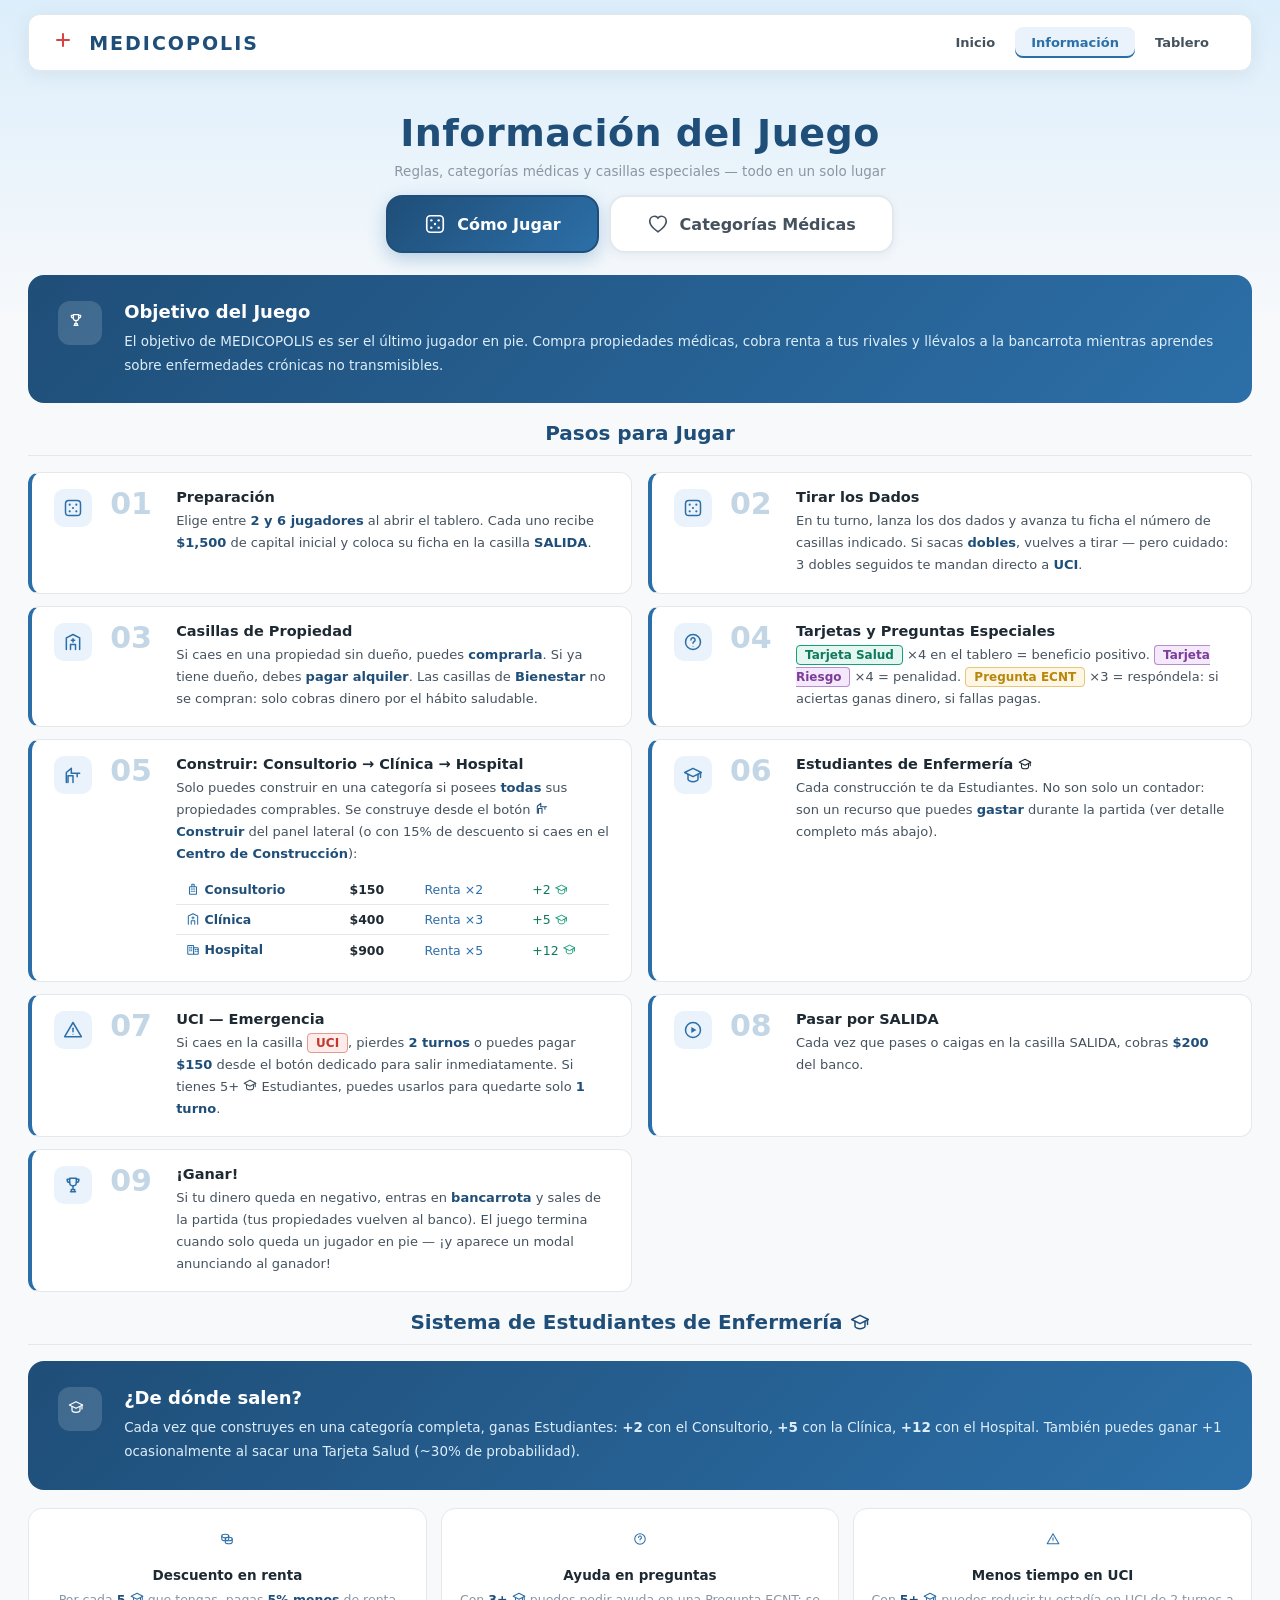
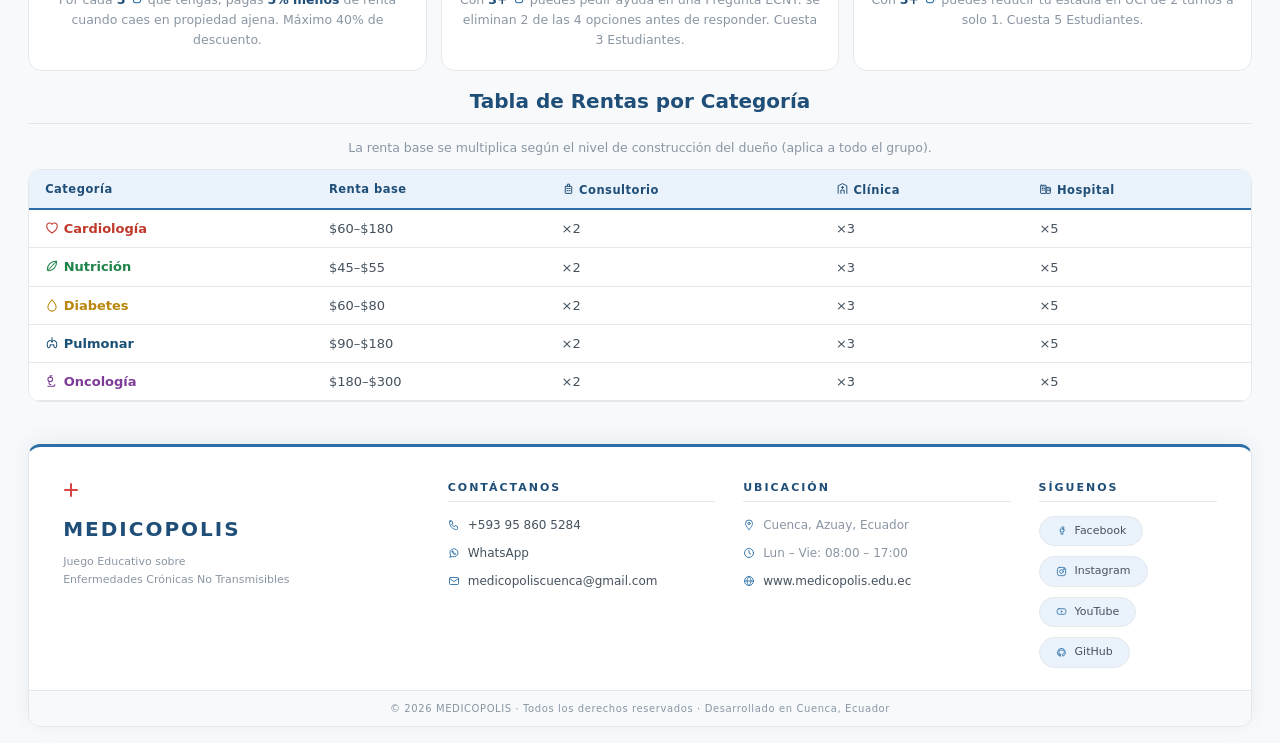
<file: informacion.html>
<!DOCTYPE html>
<html lang="es">
<head>
  <meta charset="UTF-8">
  <meta name="viewport" content="width=device-width, initial-scale=1.0">
  <title>MEDICOPOLIS — Información</title>
  <link rel="stylesheet" href="shared.css">
  <link rel="stylesheet" href="informacion.css">
</head>
<body>

<!-- NAVBAR -->
<nav class="navbar">
  <a href="index.html" class="nav-brand">
    <span class="nav-cross"><svg class="icon"><use href="assets/images/icons/icons.svg#ic-cross"/></svg></span>
    <span class="nav-title">MEDICOPOLIS</span>
  </a>
  <ul class="nav-links" id="navLinks">
    <li><a href="index.html">Inicio</a></li>
    <li><a href="informacion.html" class="active">Información</a></li>
    <li><a href="tablero.html">Tablero</a></li>
  </ul>
  <button class="nav-hamburger" onclick="document.getElementById('navLinks').classList.toggle('open')"><svg class="icon"><use href="assets/images/icons/icons.svg#ic-menu"/></svg></button>
</nav>

<!-- PAGE HEADER -->
<header class="page-header">
  <h1>Información del Juego</h1>
  <p>Reglas, categorías médicas y casillas especiales — todo en un solo lugar</p>
</header>

<!-- TABS -->
<div class="info-tabs">
  <button class="info-tab active" id="tabBtn-reglas" onclick="showInfoTab('reglas')">
    <svg class="icon"><use href="assets/images/icons/icons.svg#ic-dice"/></svg> Cómo Jugar
  </button>
  <button class="info-tab" id="tabBtn-categorias" onclick="showInfoTab('categorias')">
    <svg class="icon"><use href="assets/images/icons/icons.svg#ic-heart"/></svg> Categorías Médicas
  </button>
</div>

<!-- ══════════════════════ TAB: CÓMO JUGAR ══════════════════════ -->
<div id="tab-reglas" class="info-panel">

  <!-- OBJETIVO -->
  <section class="cj-section">
    <div class="cj-card objetivo">
      <div class="cj-icon"><svg class="icon"><use href="assets/images/icons/icons.svg#ic-trophy"/></svg></div>
      <div class="cj-text">
        <h2>Objetivo del Juego</h2>
        <p>El objetivo de MEDICOPOLIS es ser el último jugador en pie. Compra propiedades médicas, cobra renta a tus rivales y llévalos a la bancarrota mientras aprendes sobre enfermedades crónicas no transmisibles.</p>
      </div>
    </div>
  </section>

  <!-- PASOS -->
  <section class="cj-section">
    <h2 class="section-title">Pasos para Jugar</h2>
    <div class="steps-list">
      <div class="step-item">
        <span class="step-icon"><svg class="icon"><use href="assets/images/icons/icons.svg#ic-dice"/></svg></span>
        <div class="step-num">01</div>
        <div class="step-body">
          <h3>Preparación</h3>
          <p>Elige entre <strong>2 y 6 jugadores</strong> al abrir el tablero. Cada uno recibe <strong>$1,500</strong> de capital inicial y coloca su ficha en la casilla <strong>SALIDA</strong>.</p>
        </div>
      </div>
      <div class="step-item">
        <span class="step-icon"><svg class="icon"><use href="assets/images/icons/icons.svg#ic-dice"/></svg></span>
        <div class="step-num">02</div>
        <div class="step-body">
          <h3>Tirar los Dados</h3>
          <p>En tu turno, lanza los dos dados y avanza tu ficha el número de casillas indicado. Si sacas <strong>dobles</strong>, vuelves a tirar — pero cuidado: 3 dobles seguidos te mandan directo a <strong>UCI</strong>.</p>
        </div>
      </div>
      <div class="step-item">
        <span class="step-icon"><svg class="icon"><use href="assets/images/icons/icons.svg#ic-hospital"/></svg></span>
        <div class="step-num">03</div>
        <div class="step-body">
          <h3>Casillas de Propiedad</h3>
          <p>Si caes en una propiedad sin dueño, puedes <strong>comprarla</strong>. Si ya tiene dueño, debes <strong>pagar alquiler</strong>. Las casillas de <strong>Bienestar</strong> no se compran: solo cobras dinero por el hábito saludable.</p>
        </div>
      </div>
      <div class="step-item">
        <span class="step-icon"><svg class="icon"><use href="assets/images/icons/icons.svg#ic-question"/></svg></span>
        <div class="step-num">04</div>
        <div class="step-body">
          <h3>Tarjetas y Preguntas Especiales</h3>
          <p><span class="tag-salud">Tarjeta Salud</span> ×4 en el tablero = beneficio positivo. <span class="tag-riesgo">Tarjeta Riesgo</span> ×4 = penalidad. <span class="tag-pregunta">Pregunta ECNT</span> ×3 = respóndela: si aciertas ganas dinero, si fallas pagas.</p>
        </div>
      </div>
      <div class="step-item">
        <span class="step-icon"><svg class="icon"><use href="assets/images/icons/icons.svg#ic-crane"/></svg></span>
        <div class="step-num">05</div>
        <div class="step-body">
          <h3>Construir: Consultorio → Clínica → Hospital</h3>
          <p>Solo puedes construir en una categoría si posees <strong>todas</strong> sus propiedades comprables. Se construye desde el botón <strong><svg class="icon"><use href="assets/images/icons/icons.svg#ic-crane"/></svg> Construir</strong> del panel lateral (o con 15% de descuento si caes en el <strong>Centro de Construcción</strong>):</p>
          <table class="mini-build-table">
            <tr><td><svg class="icon"><use href="assets/images/icons/icons.svg#ic-building-sm"/></svg> Consultorio</td><td>$150</td><td>Renta ×2</td><td>+2 <svg class="icon"><use href="assets/images/icons/icons.svg#ic-grad"/></svg></td></tr>
            <tr><td><svg class="icon"><use href="assets/images/icons/icons.svg#ic-hospital"/></svg> Clínica</td><td>$400</td><td>Renta ×3</td><td>+5 <svg class="icon"><use href="assets/images/icons/icons.svg#ic-grad"/></svg></td></tr>
            <tr><td><svg class="icon"><use href="assets/images/icons/icons.svg#ic-building-lg"/></svg> Hospital</td><td>$900</td><td>Renta ×5</td><td>+12 <svg class="icon"><use href="assets/images/icons/icons.svg#ic-grad"/></svg></td></tr>
          </table>
        </div>
      </div>
      <div class="step-item">
        <span class="step-icon"><svg class="icon"><use href="assets/images/icons/icons.svg#ic-grad"/></svg></span>
        <div class="step-num">06</div>
        <div class="step-body">
          <h3>Estudiantes de Enfermería <svg class="icon"><use href="assets/images/icons/icons.svg#ic-grad"/></svg></h3>
          <p>Cada construcción te da Estudiantes. No son solo un contador: son un recurso que puedes <strong>gastar</strong> durante la partida (ver detalle completo más abajo).</p>
        </div>
      </div>
      <div class="step-item">
        <span class="step-icon"><svg class="icon"><use href="assets/images/icons/icons.svg#ic-alert"/></svg></span>
        <div class="step-num">07</div>
        <div class="step-body">
          <h3>UCI — Emergencia</h3>
          <p>Si caes en la casilla <span class="tag-uci">UCI</span>, pierdes <strong>2 turnos</strong> o puedes pagar <strong>$150</strong> desde el botón dedicado para salir inmediatamente. Si tienes 5+ <svg class="icon"><use href="assets/images/icons/icons.svg#ic-grad"/></svg> Estudiantes, puedes usarlos para quedarte solo <strong>1 turno</strong>.</p>
        </div>
      </div>
      <div class="step-item">
        <span class="step-icon"><svg class="icon"><use href="assets/images/icons/icons.svg#ic-play"/></svg></span>
        <div class="step-num">08</div>
        <div class="step-body">
          <h3>Pasar por SALIDA</h3>
          <p>Cada vez que pases o caigas en la casilla SALIDA, cobras <strong>$200</strong> del banco.</p>
        </div>
      </div>
      <div class="step-item">
        <span class="step-icon"><svg class="icon"><use href="assets/images/icons/icons.svg#ic-trophy"/></svg></span>
        <div class="step-num">09</div>
        <div class="step-body">
          <h3>¡Ganar!</h3>
          <p>Si tu dinero queda en negativo, entras en <strong>bancarrota</strong> y sales de la partida (tus propiedades vuelven al banco). El juego termina cuando solo queda un jugador en pie — ¡y aparece un modal anunciando al ganador!</p>
        </div>
      </div>
    </div>
  </section>

  <!-- SISTEMA DE ESTUDIANTES -->
  <section class="cj-section">
    <h2 class="section-title">Sistema de Estudiantes de Enfermería <svg class="icon"><use href="assets/images/icons/icons.svg#ic-grad"/></svg></h2>
    <div class="cj-card objetivo" style="margin-bottom:18px;">
      <div class="cj-icon"><svg class="icon"><use href="assets/images/icons/icons.svg#ic-grad"/></svg></div>
      <div class="cj-text">
        <h2>¿De dónde salen?</h2>
        <p>Cada vez que construyes en una categoría completa, ganas Estudiantes: <strong>+2</strong> con el Consultorio, <strong>+5</strong> con la Clínica, <strong>+12</strong> con el Hospital. También puedes ganar +1 ocasionalmente al sacar una Tarjeta Salud (~30% de probabilidad).</p>
      </div>
    </div>
    <div class="estudiantes-grid">
      <div class="est-card">
        <div class="est-icon"><svg class="icon"><use href="assets/images/icons/icons.svg#ic-coins"/></svg></div>
        <h3>Descuento en renta</h3>
        <p>Por cada <strong>5 <svg class="icon"><use href="assets/images/icons/icons.svg#ic-grad"/></svg></strong> que tengas, pagas <strong>5% menos</strong> de renta cuando caes en propiedad ajena. Máximo 40% de descuento.</p>
      </div>
      <div class="est-card">
        <div class="est-icon"><svg class="icon"><use href="assets/images/icons/icons.svg#ic-question"/></svg></div>
        <h3>Ayuda en preguntas</h3>
        <p>Con <strong>3+ <svg class="icon"><use href="assets/images/icons/icons.svg#ic-grad"/></svg></strong> puedes pedir ayuda en una Pregunta ECNT: se eliminan 2 de las 4 opciones antes de responder. Cuesta 3 Estudiantes.</p>
      </div>
      <div class="est-card">
        <div class="est-icon"><svg class="icon"><use href="assets/images/icons/icons.svg#ic-alert"/></svg></div>
        <h3>Menos tiempo en UCI</h3>
        <p>Con <strong>5+ <svg class="icon"><use href="assets/images/icons/icons.svg#ic-grad"/></svg></strong> puedes reducir tu estadía en UCI de 2 turnos a solo 1. Cuesta 5 Estudiantes.</p>
      </div>
    </div>
  </section>

  <!-- TABLA DE RENTAS -->
  <section class="cj-section">
    <h2 class="section-title">Tabla de Rentas por Categoría</h2>
    <p style="color:var(--text-muted); font-size:12.5px; margin-bottom:14px; text-align:center;">La renta base se multiplica según el nivel de construcción del dueño (aplica a todo el grupo).</p>
    <div class="renta-table-wrap">
      <table class="renta-table">
        <thead>
          <tr>
            <th>Categoría</th>
            <th>Renta base</th>
            <th><svg class="icon"><use href="assets/images/icons/icons.svg#ic-building-sm"/></svg> Consultorio</th>
            <th><svg class="icon"><use href="assets/images/icons/icons.svg#ic-hospital"/></svg> Clínica</th>
            <th><svg class="icon"><use href="assets/images/icons/icons.svg#ic-building-lg"/></svg> Hospital</th>
          </tr>
        </thead>
        <tbody>
          <tr class="row-cardio">
            <td><svg class="icon"><use href="assets/images/icons/icons.svg#ic-heart"/></svg> Cardiología</td>
            <td>$60–$180</td><td>×2</td><td>×3</td><td>×5</td>
          </tr>
          <tr class="row-nutri">
            <td><svg class="icon"><use href="assets/images/icons/icons.svg#ic-leaf"/></svg> Nutrición</td>
            <td>$45–$55</td><td>×2</td><td>×3</td><td>×5</td>
          </tr>
          <tr class="row-diab">
            <td><svg class="icon"><use href="assets/images/icons/icons.svg#ic-drop"/></svg> Diabetes</td>
            <td>$60–$80</td><td>×2</td><td>×3</td><td>×5</td>
          </tr>
          <tr class="row-resp">
            <td><svg class="icon"><use href="assets/images/icons/icons.svg#ic-lungs"/></svg> Pulmonar</td>
            <td>$90–$180</td><td>×2</td><td>×3</td><td>×5</td>
          </tr>
          <tr class="row-onco">
            <td><svg class="icon"><use href="assets/images/icons/icons.svg#ic-micro"/></svg> Oncología</td>
            <td>$180–$300</td><td>×2</td><td>×3</td><td>×5</td>
          </tr>
        </tbody>
      </table>
    </div>
  </section>
</div>

<!-- ══════════════════════ TAB: CATEGORÍAS ══════════════════════ -->
<div id="tab-categorias" class="info-panel hidden">

  <section class="cat-section">

    <div class="cat-card cardio">
      <div class="cat-header">
        <span class="cat-emoji"><img src="assets/images/categories/cardio.svg" alt="Cardiología"></span>
        <h2>Cardiología</h2>
        <span class="cat-badge">C-1 a C-5</span>
      </div>
      <div class="cat-body">
        <p class="cat-desc">Las enfermedades cardiovasculares son la principal causa de muerte a nivel mundial. En MEDICOPOLIS aprendes sobre sus factores de riesgo y prevención.</p>
        <div class="cat-props">
          <div class="cat-prop is-buy"><span class="prop-code">C-1</span><span class="prop-name">Hipertensión Arterial</span><span class="prop-price">Compra $300 · Renta $60</span></div>
          <div class="cat-prop is-buy"><span class="prop-code">C-2</span><span class="prop-name">Infarto Agudo de Miocardio</span><span class="prop-price">Compra $750 · Renta $150</span></div>
          <div class="cat-prop is-well"><span class="prop-code">C-3</span><span class="prop-name">Actividad Física y Ejercicio</span><span class="prop-price">Bienestar · Cobra $70</span></div>
          <div class="cat-prop is-well"><span class="prop-code">C-4</span><span class="prop-name">Control de Colesterol</span><span class="prop-price">Bienestar · Cobra $90</span></div>
          <div class="cat-prop is-buy"><span class="prop-code">C-5</span><span class="prop-name">Accidente Cerebrovascular (ACV)</span><span class="prop-price">Compra $900 · Renta $180</span></div>
        </div>
        <div class="cat-fact">
          <span class="fact-icon"><svg class="icon"><use href="assets/images/icons/icons.svg#ic-bulb"/></svg></span>
          <p>Las cardiopatías son la mayor causa de muerte por ECNT: más de 19 millones de muertes al año (OMS, 2024).</p>
        </div>
      </div>
    </div>

    <div class="cat-card nutri">
      <div class="cat-header">
        <span class="cat-emoji"><img src="assets/images/categories/nutri.svg" alt="Nutrición"></span>
        <h2>Nutrición</h2>
        <span class="cat-badge">N-1 a N-6</span>
      </div>
      <div class="cat-body">
        <p class="cat-desc">Una alimentación equilibrada es la base de la salud. Esta categoría aborda desde la obesidad hasta los ultraprocesados y la hidratación.</p>
        <div class="cat-props">
          <div class="cat-prop is-well"><span class="prop-code">N-1</span><span class="prop-name">Alimentación Saludable</span><span class="prop-price">Bienestar · Cobra $40</span></div>
          <div class="cat-prop is-buy"><span class="prop-code">N-2</span><span class="prop-name">Obesidad</span><span class="prop-price">Compra $250 · Renta $50</span></div>
          <div class="cat-prop is-well"><span class="prop-code">N-3</span><span class="prop-name">Dieta Saludable (DASH)</span><span class="prop-price">Bienestar · Cobra $65</span></div>
          <div class="cat-prop is-buy"><span class="prop-code">N-4</span><span class="prop-name">Deficiencia de Micronutrientes</span><span class="prop-price">Compra $225 · Renta $45</span></div>
          <div class="cat-prop is-buy"><span class="prop-code">N-5</span><span class="prop-name">Alimentos Ultraprocesados</span><span class="prop-price">Compra $275 · Renta $55</span></div>
          <div class="cat-prop is-well"><span class="prop-code">N-6</span><span class="prop-name">Hidratación y Función Renal</span><span class="prop-price">Bienestar · Cobra $50</span></div>
        </div>
        <div class="cat-fact">
          <span class="fact-icon"><svg class="icon"><use href="assets/images/icons/icons.svg#ic-bulb"/></svg></span>
          <p>La obesidad en adultos casi se ha triplicado desde 1975 a nivel mundial (OMS, 2024).</p>
        </div>
      </div>
    </div>

    <div class="cat-card diab">
      <div class="cat-header">
        <span class="cat-emoji"><img src="assets/images/categories/diab.svg" alt="Diabetes"></span>
        <h2>Diabetes</h2>
        <span class="cat-badge">D-1 a D-4</span>
      </div>
      <div class="cat-body">
        <p class="cat-desc">La diabetes afecta a cientos de millones de personas. Aprende sobre sus tipos, la glucemia y el tratamiento con insulina.</p>
        <div class="cat-props">
          <div class="cat-prop is-buy"><span class="prop-code">D-1</span><span class="prop-name">Diabetes Tipo 2</span><span class="prop-price">Compra $300 · Renta $60</span></div>
          <div class="cat-prop is-well"><span class="prop-code">D-2</span><span class="prop-name">Automonitoreo Glucémico</span><span class="prop-price">Bienestar · Cobra $45</span></div>
          <div class="cat-prop is-buy"><span class="prop-code">D-3</span><span class="prop-name">Insulinoterapia</span><span class="prop-price">Compra $400 · Renta $80</span></div>
          <div class="cat-prop is-well"><span class="prop-code">D-4</span><span class="prop-name">Prevención Resistencia a la Insulina</span><span class="prop-price">Bienestar · Cobra $70</span></div>
        </div>
        <div class="cat-fact">
          <span class="fact-icon"><svg class="icon"><use href="assets/images/icons/icons.svg#ic-bulb"/></svg></span>
          <p>589 millones de adultos viven con diabetes en el mundo — 1 de cada 9 (IDF Diabetes Atlas, 11.ª ed., 2024).</p>
        </div>
      </div>
    </div>

    <div class="cat-card resp">
      <div class="cat-header">
        <span class="cat-emoji"><img src="assets/images/categories/resp.svg" alt="Pulmonar"></span>
        <h2>Pulmonar</h2>
        <span class="cat-badge">R-1 a R-4</span>
      </div>
      <div class="cat-body">
        <p class="cat-desc">Las enfermedades respiratorias crónicas incluyen el EPOC, el asma y la fibrosis. El tabaquismo es el principal factor de riesgo.</p>
        <div class="cat-props">
          <div class="cat-prop is-buy"><span class="prop-code">R-1</span><span class="prop-name">EPOC</span><span class="prop-price">Compra $450 · Renta $90</span></div>
          <div class="cat-prop is-well"><span class="prop-code">R-2</span><span class="prop-name">Control y Manejo del Asma</span><span class="prop-price">Bienestar · Cobra $55</span></div>
          <div class="cat-prop is-well"><span class="prop-code">R-3</span><span class="prop-name">Cesación del Tabaquismo</span><span class="prop-price">Bienestar · Cobra $85</span></div>
          <div class="cat-prop is-buy"><span class="prop-code">R-4</span><span class="prop-name">Fibrosis Pulmonar Idiopática</span><span class="prop-price">Compra $900 · Renta $180</span></div>
        </div>
        <div class="cat-fact">
          <span class="fact-icon"><svg class="icon"><use href="assets/images/icons/icons.svg#ic-bulb"/></svg></span>
          <p>La EPOC es la 3.ª causa de muerte a nivel mundial: 3.4 millones de muertes en 2023 (OMS).</p>
        </div>
      </div>
    </div>

    <div class="cat-card onco">
      <div class="cat-header">
        <span class="cat-emoji"><img src="assets/images/categories/onco.svg" alt="Oncología"></span>
        <h2>Oncología</h2>
        <span class="cat-badge">O-1 a O-5</span>
      </div>
      <div class="cat-body">
        <p class="cat-desc">La detección temprana salva vidas. Esta categoría cubre desde la prevención hasta el diagnóstico, tratamiento y biología del cáncer.</p>
        <div class="cat-props">
          <div class="cat-prop is-well"><span class="prop-code">O-1</span><span class="prop-name">Detección Temprana del Cáncer</span><span class="prop-price">Bienestar · Cobra $110</span></div>
          <div class="cat-prop is-buy"><span class="prop-code">O-2</span><span class="prop-name">Tratamiento Oncológico</span><span class="prop-price">Compra $1,500 · Renta $300</span></div>
          <div class="cat-prop is-well"><span class="prop-code">O-3</span><span class="prop-name">Prevención del Cáncer</span><span class="prop-price">Bienestar · Cobra $95</span></div>
          <div class="cat-prop is-buy"><span class="prop-code">O-4</span><span class="prop-name">Diagnóstico Oncológico</span><span class="prop-price">Compra $900 · Renta $180</span></div>
          <div class="cat-prop is-buy"><span class="prop-code">O-5</span><span class="prop-name">Biología Molecular del Cáncer</span><span class="prop-price">Compra $900 · Renta $180</span></div>
        </div>
        <div class="cat-fact">
          <span class="fact-icon"><svg class="icon"><use href="assets/images/icons/icons.svg#ic-bulb"/></svg></span>
          <p>El cáncer causa alrededor de 10 millones de muertes al año en el mundo (OMS, 2024). O-2 es la propiedad más cara de todo el tablero.</p>
        </div>
      </div>
    </div>

  </section>

  <section class="legend-strip">
    <span class="legend-item is-buy"><span class="legend-dot"></span> Propiedad — se compra y genera renta a favor del dueño</span>
    <span class="legend-item is-well"><span class="legend-dot"></span> Bienestar — no se compra, cobras dinero del banco al caer</span>
  </section>

  <section class="draw-section">
    <h2 class="section-title">Tarjetas y Preguntas del Tablero</h2>
    <div class="draw-grid">
      <div class="draw-card">
        <img src="assets/images/cards/salud.svg" alt="Tarjeta Salud" class="draw-img">
        <div class="draw-body">
          <h3>Tarjeta Salud <span class="draw-count">×4 en el tablero</span></h3>
          <p>Al caer en una de estas 4 casillas, cobras <strong>$50, $75 o $100</strong> al azar por un buen hábito de salud. ~30% de probabilidad de sumar +1 Estudiante de Enfermería. Si tenías riesgo acumulado, se reduce en 1.</p>
        </div>
      </div>
      <div class="draw-card">
        <img src="assets/images/cards/pregunta.svg" alt="Pregunta ECNT" class="draw-img">
        <div class="draw-body">
          <h3>Pregunta ECNT <span class="draw-count">×3 en el tablero</span></h3>
          <p>Responde una pregunta de opción múltiple sobre salud y prevención. Aciertas: ganas <strong>$120</strong>. Fallas: pagas <strong>$60</strong>. Con 3+ Estudiantes puedes eliminar 2 de las 4 opciones antes de responder.</p>
        </div>
      </div>
      <div class="draw-card">
        <img src="assets/images/cards/riesgo.svg" alt="Tarjeta Riesgo" class="draw-img">
        <div class="draw-body">
          <h3>Tarjeta Riesgo <span class="draw-count">×4 en el tablero</span></h3>
          <p>Pagas <strong>$50, $75 o $100</strong> al azar por un hábito de riesgo. El riesgo se <strong>acumula</strong>: al llegar a 3 pierdes tu próximo turno, y al llegar a 5 vas directo a UCI (a menos que uses 5 Estudiantes para acortarlo a 1 turno).</p>
        </div>
      </div>
    </div>
  </section>

  <section class="special-section">
    <h2 class="section-title">Casillas Especiales del Tablero</h2>
    <div class="special-grid">
      <div class="special-card">
        <span class="special-icon sp-img"><img src="assets/images/specials/salida.svg" alt="Salida"></span>
        <h3>Salida</h3>
        <p>Cobras <strong>$200</strong> cada vez que pasas o caes exactamente aquí.</p>
      </div>
      <div class="special-card">
        <span class="special-icon sp-img"><img src="assets/images/cards/salud.svg" alt="Tarjeta Salud"></span>
        <h3>Tarjeta Salud <span class="special-count">×4</span></h3>
        <p>Cobras entre <strong>$50 y $100</strong>. Con suerte, sumas +1 Estudiante de Enfermería.</p>
      </div>
      <div class="special-card">
        <span class="special-icon sp-img"><img src="assets/images/cards/riesgo.svg" alt="Tarjeta Riesgo"></span>
        <h3>Tarjeta Riesgo <span class="special-count">×4</span></h3>
        <p>Pagas entre <strong>$50 y $100</strong>. 3 en un turno = pierdes turno; 5 = vas a UCI.</p>
      </div>
      <div class="special-card">
        <span class="special-icon sp-img"><img src="assets/images/cards/pregunta.svg" alt="Pregunta ECNT"></span>
        <h3>Pregunta ECNT <span class="special-count">×3</span></h3>
        <p>Aciertas: ganas <strong>$120</strong>. Fallas: pagas <strong>$60</strong>. Con 3+ Estudiantes puedes eliminar 2 opciones.</p>
      </div>
      <div class="special-card">
        <span class="special-icon sp-img"><img src="assets/images/specials/construccion.svg" alt="Centro de Construcción"></span>
        <h3>Centro de Construcción</h3>
        <p>Al caer aquí, construyes con <strong>15% de descuento</strong> por esa vez.</p>
      </div>
      <div class="special-card">
        <span class="special-icon sp-img"><img src="assets/images/specials/seguro.svg" alt="Seguro Médico"></span>
        <h3>Seguro Médico</h3>
        <p>Cobras <strong>$100</strong> fijos del banco. No se puede comprar.</p>
      </div>
      <div class="special-card">
        <span class="special-icon sp-img"><img src="assets/images/specials/uci.svg" alt="UCI"></span>
        <h3>UCI</h3>
        <p>Pierdes <strong>2 turnos</strong> o pagas <strong>$150</strong> para salir. Con 5+ Estudiantes, solo 1 turno.</p>
      </div>
      <div class="special-card">
        <span class="special-icon sp-img"><img src="assets/images/specials/libre.svg" alt="Zona Libre"></span>
        <h3>Zona Libre</h3>
        <p>Descansas sin pagar nada si caes exactamente aquí.</p>
      </div>
    </div>
  </section>

  <section class="build-section">
    <h2 class="section-title">Construcción y Estudiantes de Enfermería</h2>
    <div class="build-strip">
      <div class="build-step">
        <span class="build-step-icon"><img src="assets/images/specials/consultorio.svg" alt="Consultorio"></span>
        <div><strong>Consultorio</strong><span>$150 · renta ×2 · +2 Estudiantes</span></div>
      </div>
      <svg class="build-arrow icon"><use href="assets/images/icons/icons.svg#ic-check"/></svg>
      <div class="build-step">
        <span class="build-step-icon"><img src="assets/images/specials/clinica.svg" alt="Clínica"></span>
        <div><strong>Clínica</strong><span>$400 · renta ×3 · +5 Estudiantes</span></div>
      </div>
      <svg class="build-arrow icon"><use href="assets/images/icons/icons.svg#ic-check"/></svg>
      <div class="build-step">
        <span class="build-step-icon"><img src="assets/images/specials/hospital.svg" alt="Hospital"></span>
        <div><strong>Hospital</strong><span>$900 · renta ×5 · +12 Estudiantes</span></div>
      </div>
    </div>
    <p class="build-note">Necesitas poseer <strong>todas</strong> las propiedades comprables de una categoría para construir en ella. Los Estudiantes dan −5% de renta cada 5 (máx. 40%), ayuda en preguntas (3) y −1 turno en UCI (5).</p>
  </section>
</div>

<!-- FOOTER -->
<footer class="footer">
  <div class="footer-grid">
    <div class="footer-brand">
      <span class="footer-cross"><svg class="icon"><use href="assets/images/icons/icons.svg#ic-cross"/></svg></span>
      <span class="footer-logo">MEDICOPOLIS</span>
      <p class="footer-tagline">Juego Educativo sobre<br>Enfermedades Crónicas No Transmisibles</p>
    </div>
    <div class="footer-section">
      <h4>Contáctanos</h4>
      <ul>
        <li><svg class="icon"><use href="assets/images/icons/icons.svg#ic-phone"/></svg> <a href="tel:+593958605284">+593 95 860 5284</a></li>
        <li><svg class="icon"><use href="assets/images/icons/icons.svg#ic-whatsapp"/></svg> <a href="https://wa.me/593958605284">WhatsApp</a></li>
        <li><svg class="icon"><use href="assets/images/icons/icons.svg#ic-mail"/></svg> <a href="mailto:medicopoliscuenca@gmail.com">medicopoliscuenca@gmail.com</a></li>
      </ul>
    </div>
    <div class="footer-section">
      <h4>Ubicación</h4>
      <ul>
        <li><svg class="icon"><use href="assets/images/icons/icons.svg#ic-pin"/></svg> Cuenca, Azuay, Ecuador</li>
        <li><svg class="icon"><use href="assets/images/icons/icons.svg#ic-clock"/></svg> Lun – Vie: 08:00 – 17:00</li>
        <li><svg class="icon"><use href="assets/images/icons/icons.svg#ic-globe"/></svg> <a href="https://pagina-web-medicopolis.vercel.app/index.html">www.medicopolis.edu.ec</a></li>
      </ul>
    </div>
    <div class="footer-section">
      <h4>Síguenos</h4>
      <ul class="footer-social">
        <li><a href="https://www.facebook.com/andy.otg/"><svg class="icon"><use href="assets/images/icons/icons.svg#ic-facebook"/></svg> Facebook</a></li>
        <li><a href="https://www.instagram.com/andy.otg/"><svg class="icon"><use href="assets/images/icons/icons.svg#ic-instagram"/></svg> Instagram</a></li>
        <li><a href="https://www.youtube.com/@andyLaunchVision"><svg class="icon"><use href="assets/images/icons/icons.svg#ic-youtube"/></svg> YouTube</a></li>
        <li><a href="https://github.com/andyortega07/PaginaWebMEDICOPOLIS"><svg class="icon"><use href="assets/images/icons/icons.svg#ic-github"/></svg> GitHub</a></li>
      </ul>
    </div>
  </div>
  <div class="footer-bottom">
    <p>© 2026 MEDICOPOLIS · Todos los derechos reservados · Desarrollado en Cuenca, Ecuador</p>
  </div>
</footer>

<script>
function showInfoTab(name) {
  const panels = { reglas: document.getElementById('tab-reglas'), categorias: document.getElementById('tab-categorias') };
  const btns   = { reglas: document.getElementById('tabBtn-reglas'), categorias: document.getElementById('tabBtn-categorias') };
  Object.keys(panels).forEach(k => {
    panels[k].classList.toggle('hidden', k !== name);
    btns[k].classList.toggle('active', k === name);
  });
  // Recuerda la última pestaña vista en este navegador
  try { localStorage.setItem('medicopolisInfoTab', name); } catch (e) {}
  window.scrollTo({ top: document.querySelector('.info-tabs').offsetTop - 90, behavior: 'smooth' });
}
// Restaurar la pestaña que el jugador vio por última vez
(function () {
  try {
    const saved = localStorage.getItem('medicopolisInfoTab');
    if (saved === 'categorias') showInfoTab('categorias');
  } catch (e) {}
})();
</script>

</body>
</html>
</file>
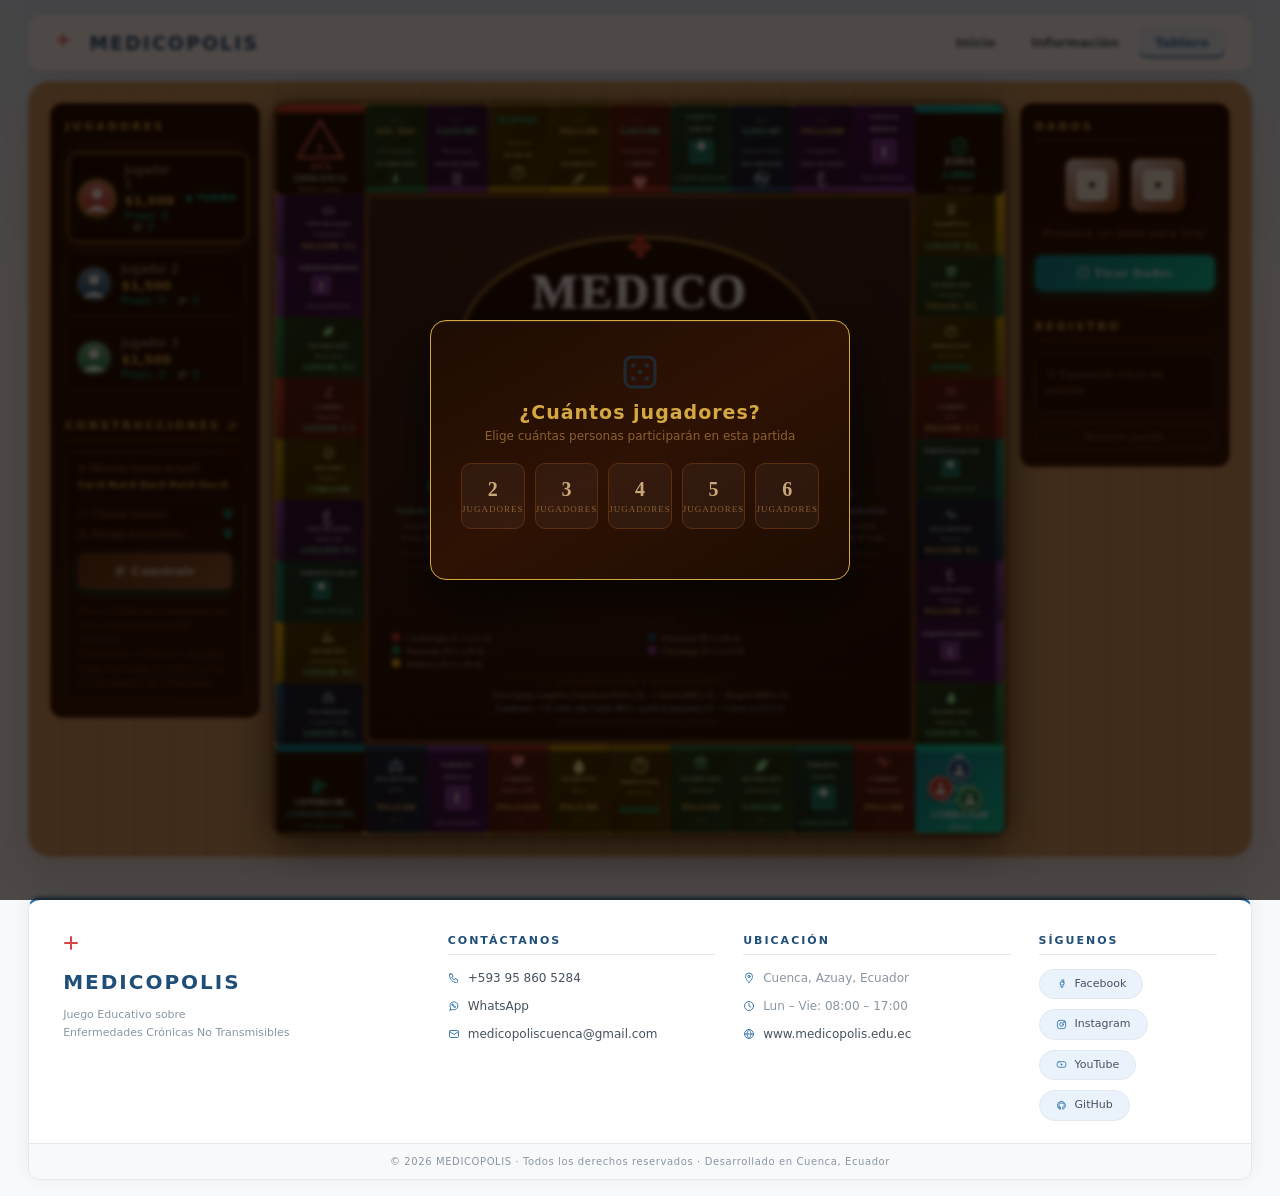
<file: tablero.html>
<!DOCTYPE html>
<html lang="es">
<head>
  <meta charset="UTF-8">
  <meta name="viewport" content="width=device-width, initial-scale=1.0">
  <title>MEDICOPOLIS — Tablero</title>
  <link rel="stylesheet" href="shared.css">
  <link rel="stylesheet" href="tablero.css">
</head>
<body class="page-tablero">

<!-- NAVBAR -->
<nav class="navbar">
  <a href="index.html" class="nav-brand">
    <span class="nav-cross"><svg class="icon"><use href="assets/images/icons/icons.svg#ic-cross"/></svg></span>
    <span class="nav-title">MEDICOPOLIS</span>
  </a>
  <ul class="nav-links" id="navLinks">
    <li><a href="index.html">Inicio</a></li>
    <li><a href="informacion.html">Información</a></li>
    <li><a href="tablero.html" class="active">Tablero</a></li>
  </ul>
  <button class="nav-hamburger" onclick="document.getElementById('navLinks').classList.toggle('open')"><svg class="icon"><use href="assets/images/icons/icons.svg#ic-menu"/></svg></button>
</nav>

<!-- TOOLTIP EDUCATIVO -->
<div id="squareTip" class="square-tooltip"></div>

<!-- ══════ OVERLAY: SELECCIÓN DE Nº DE JUGADORES ══════ -->
<div class="modal-overlay" id="setupOverlay">
  <div class="modal-box setup-box">
    <div class="setup-icon"><svg class="icon"><use href="assets/images/icons/icons.svg#ic-dice"/></svg></div>

    <!-- Se muestra solo si hay una partida guardada en este navegador -->
    <div id="resumeBlock" class="hidden">
      <h3 class="modal-title">Tienes una partida guardada</h3>
      <p class="setup-sub" id="resumeInfo">—</p>
      <button class="modal-btn modal-btn-primary" style="width:100%; margin-bottom:10px;" onclick="resumeGame()">Continuar partida</button>
      <div class="setup-or">o empieza una nueva</div>
    </div>

    <h3 class="modal-title">¿Cuántos jugadores?</h3>
    <p class="setup-sub">Elige cuántas personas participarán en esta partida</p>
    <div class="player-count-grid">
      <button class="count-btn" onclick="chooseNewGame(2)">2<span>JUGADORES</span></button>
      <button class="count-btn" onclick="chooseNewGame(3)">3<span>JUGADORES</span></button>
      <button class="count-btn" onclick="chooseNewGame(4)">4<span>JUGADORES</span></button>
      <button class="count-btn" onclick="chooseNewGame(5)">5<span>JUGADORES</span></button>
      <button class="count-btn" onclick="chooseNewGame(6)">6<span>JUGADORES</span></button>
    </div>
  </div>
</div>

<!-- ══════ MODAL: FIN DE PARTIDA ══════ -->
<div class="modal-overlay hidden" id="winModal">
  <div class="modal-box setup-box">
    <div class="setup-icon"><svg class="icon"><use href="assets/images/icons/icons.svg#ic-trophy"/></svg></div>
    <h3 class="modal-title" id="winTitle">¡Partida terminada!</h3>
    <p class="setup-sub" id="winSub">—</p>
    <button class="modal-btn modal-btn-primary" style="width:100%;" onclick="document.getElementById('winModal').classList.add('hidden')">Cerrar</button>
  </div>
</div>

<!-- GAME LAYOUT -->
<div class="game-layout">

  <!-- PANEL IZQUIERDO: JUGADORES + CONSTRUCCIÓN -->
  <aside class="side-panel left-panel">
    <h3 class="panel-title">Jugadores</h3>

    <div class="player-card" id="p0card">
      <img class="player-token-img" id="p0token" src="assets/images/players/avatar-1.svg" alt="Jugador 1">
      <div class="player-info">
        <span class="player-name">Jugador 1</span>
        <span class="player-money" id="p0money">$1,500</span>
        <span class="player-props" id="p0props">Props: 0</span>
      </div>
      <div class="turn-indicator" id="p0turn">◀ TURNO</div>
    </div>

    <div class="player-card" id="p1card">
      <img class="player-token-img" id="p1token" src="assets/images/players/avatar-2.svg" alt="Jugador 2">
      <div class="player-info">
        <span class="player-name">Jugador 2</span>
        <span class="player-money" id="p1money">$1,500</span>
        <span class="player-props" id="p1props">Props: 0</span>
      </div>
      <div class="turn-indicator hidden" id="p1turn">◀ TURNO</div>
    </div>

    <div class="player-card" id="p2card">
      <img class="player-token-img" id="p2token" src="assets/images/players/avatar-3.svg" alt="Jugador 3">
      <div class="player-info">
        <span class="player-name">Jugador 3</span>
        <span class="player-money" id="p2money">$1,500</span>
        <span class="player-props" id="p2props">Props: 0</span>
      </div>
      <div class="turn-indicator hidden" id="p2turn">◀ TURNO</div>
    </div>

    <div class="player-card" id="p3card">
      <img class="player-token-img" id="p3token" src="assets/images/players/avatar-4.svg" alt="Jugador 4">
      <div class="player-info">
        <span class="player-name">Jugador 4</span>
        <span class="player-money" id="p3money">$1,500</span>
        <span class="player-props" id="p3props">Props: 0</span>
      </div>
      <div class="turn-indicator hidden" id="p3turn">◀ TURNO</div>
    </div>

    <div class="player-card" id="p4card">
      <img class="player-token-img" id="p4token" src="assets/images/players/avatar-5.svg" alt="Jugador 5">
      <div class="player-info">
        <span class="player-name">Jugador 5</span>
        <span class="player-money" id="p4money">$1,500</span>
        <span class="player-props" id="p4props">Props: 0</span>
      </div>
      <div class="turn-indicator hidden" id="p4turn">◀ TURNO</div>
    </div>

    <div class="player-card" id="p5card">
      <img class="player-token-img" id="p5token" src="assets/images/players/avatar-6.svg" alt="Jugador 6">
      <div class="player-info">
        <span class="player-name">Jugador 6</span>
        <span class="player-money" id="p5money">$1,500</span>
        <span class="player-props" id="p5props">Props: 0</span>
      </div>
      <div class="turn-indicator hidden" id="p5turn">◀ TURNO</div>
    </div>

    <div class="panel-sep"></div>

    <!-- CONSTRUCCIÓN -->
    <h3 class="panel-title">Construcciones <svg class="icon"><use href="assets/images/icons/icons.svg#ic-crane"/></svg></h3>
    <div class="build-info" id="buildInfo">
      <div class="build-row">
        <span class="build-label"><svg class="icon"><use href="assets/images/icons/icons.svg#ic-crane"/></svg> Niveles (turno actual)</span>
      </div>
      <div class="build-row">
        <span class="build-val" id="bConsult0" style="font-size:9px;">Car:0  Nut:0  Dia:0  Pul:0  Onc:0</span>
      </div>
      <div class="build-sep"></div>
      <div class="tarjetas-row">
        <span><svg class="icon"><use href="assets/images/icons/icons.svg#ic-heart"/></svg> T.Salud (turno):</span><span id="tSalud0" class="t-count">0</span>
      </div>
      <div class="tarjetas-row">
        <span><svg class="icon"><use href="assets/images/icons/icons.svg#ic-alert"/></svg> Riesgo acumulado:</span><span id="tRiesgo0" class="t-count">0</span>
      </div>
      <button class="roll-btn" style="background:linear-gradient(135deg,#5C2E0E,#8A5530); margin-top:6px;" onclick="openBuildModal(false)"><svg class="icon"><use href="assets/images/icons/icons.svg#ic-crane"/></svg> Construir</button>
      <div class="build-note">
        Posee TODAS las propiedades de una categoría para poder construir.<br>
        Consultorio → Clínica → Hospital. Cada nivel sube la renta y suma <svg class="icon"><use href="assets/images/icons/icons.svg#ic-grad"/></svg> Estudiantes de Enfermería.
      </div>
    </div>
  </aside>

  <!-- TABLERO SVG -->
  <main class="board-area">
    <div class="board-wrap">
      <svg id="boardSvg" viewBox="0 0 900 900" xmlns="http://www.w3.org/2000/svg">
      <defs>
        <!-- Íconos vectoriales reutilizables (reemplazan emojis) para las 5 zonas de categoría -->
        <symbol id="zi-heart" viewBox="0 0 24 24"><path d="M12 20.5S3 14.8 3 8.9C3 5.6 5.5 3.5 8.3 3.5c1.7 0 3.2.9 3.7 2.3.5-1.4 2-2.3 3.7-2.3 2.8 0 5.3 2.1 5.3 5.4 0 5.9-9 11.6-9 11.6Z" fill="currentColor"/></symbol>
        <symbol id="zi-leaf" viewBox="0 0 24 24"><path d="M20 4C10 4 4 10 4 18c0 1.1.9 2 2 2 8 0 14-6 14-16 0 0 0 0 0 0Z" fill="currentColor"/></symbol>
        <symbol id="zi-drop" viewBox="0 0 24 24"><path d="M12 3s7 8 7 12.5A7 7 0 0 1 5 15.5C5 11 12 3 12 3Z" fill="currentColor"/></symbol>
        <symbol id="zi-lungs" viewBox="0 0 24 24" stroke="currentColor" fill="none" stroke-width="2" stroke-linecap="round" stroke-linejoin="round">
          <path d="M12 3v7"/><path d="M12 10c-1.5-2-4-2.5-5.5-1.5C4 10 3.5 15 4.5 18.5c.5 1.7 2.5 2.2 3.5.8.7-1 1-2.6 1-4.3.7.3 1.4.3 2 0"/>
          <path d="M12 10c1.5-2 4-2.5 5.5-1.5C20 10 20.5 15 19.5 18.5c-.5 1.7-2.5 2.2-3.5.8-.7-1-1-2.6-1-4.3-.7.3-1.4.3-2 0"/>
        </symbol>
        <symbol id="zi-micro" viewBox="0 0 24 24" stroke="currentColor" fill="none" stroke-width="2" stroke-linecap="round" stroke-linejoin="round">
          <path d="M9 3v3M9 3h3M9 13a4 4 0 1 0 0-8 4 4 0 0 0 0 8Z"/><path d="M7 13v3a2 2 0 0 0 2 2h1"/><path d="M5 21h10"/><path d="M14 21c1.5 0 3-1 3-3"/>
        </symbol>
        <symbol id="zi-crane" viewBox="0 0 24 24" stroke="currentColor" fill="none" stroke-width="2" stroke-linecap="round" stroke-linejoin="round">
          <path d="M4 21V9l6-5v6"/><path d="M10 10h10M17 10v4M6 21V13h6v8"/>
        </symbol>
        <symbol id="zi-pulse" viewBox="0 0 24 24" stroke="currentColor" fill="none" stroke-width="1.8" stroke-linecap="round" stroke-linejoin="round"><path d="M2 12h4l2-7 4 14 3-9 2 4h5"/></symbol>
        <symbol id="zi-heartbreak" viewBox="0 0 24 24"><path d="M12 20.5S3 14.8 3 8.9C3 5.6 5.5 3.5 8.3 3.5c1.7 0 3.2.9 3.7 2.3.5-1.4 2-2.3 3.7-2.3 2.8 0 5.3 2.1 5.3 5.4 0 5.9-9 11.6-9 11.6Z" fill="currentColor"/><path d="M12 6l-2 5 3 2-2 5" stroke="#1E0C02" stroke-width="1.5" fill="none" stroke-linecap="round" stroke-linejoin="round"/></symbol>
        <symbol id="zi-carrot" viewBox="0 0 24 24"><path d="M12 3c2 2 2 5 0 7-2-2-2-5 0-7Z" fill="currentColor"/><path d="M9 9l6 1-3 11-5-10Z" fill="currentColor"/></symbol>
        <symbol id="zi-dna" viewBox="0 0 24 24" stroke="currentColor" fill="none" stroke-width="1.5" stroke-linecap="round"><path d="M6 2c0 5 12 5 12 10s-12 5-12 10M18 2c0 5-12 5-12 10s12 5 12 10"/><path d="M7 6h10M7 18h10M6.5 12h11"/></symbol>
        <symbol id="zi-syringe" viewBox="0 0 24 24" stroke="currentColor" fill="none" stroke-width="1.7" stroke-linecap="round" stroke-linejoin="round"><path d="M20 4l-3 3M14 6l4 4-9 9-5 1 1-5 9-9Z"/><path d="M11 9l4 4M9 11l4 4"/></symbol>
        <symbol id="zi-nosmoking" viewBox="0 0 24 24"><rect x="3" y="10" width="12" height="4" rx="1" fill="currentColor"/><path d="M16 10v4M19 10v4" stroke="currentColor" stroke-width="1.4"/><circle cx="12" cy="12" r="10" fill="none" stroke="currentColor" stroke-width="1.7"/><path d="M5 5l14 14" stroke="currentColor" stroke-width="1.7"/></symbol>
        <symbol id="zi-question" viewBox="0 0 24 24"><circle cx="12" cy="12" r="9" fill="none" stroke="currentColor" stroke-width="1.7"/><path d="M9.5 9.5a2.5 2.5 0 1 1 3.6 2.2c-.8.4-1.1.9-1.1 1.8" stroke="currentColor" stroke-width="1.7" fill="none" stroke-linecap="round"/><circle cx="12" cy="17" r="0.7" fill="currentColor"/></symbol>
        <symbol id="zi-chart" viewBox="0 0 24 24" stroke="currentColor" stroke-width="2" stroke-linecap="round"><path d="M4 20V10M10 20V4M16 20v-7M22 20H2"/></symbol>
        <symbol id="zi-run" viewBox="0 0 24 24"><circle cx="14" cy="4" r="2" fill="currentColor"/><path d="M10 21l2-6 3 2 3 5M9 13l3-4 4 1 2-3M6 17l3-4" stroke="currentColor" stroke-width="1.7" fill="none" stroke-linecap="round" stroke-linejoin="round"/></symbol>
        <symbol id="zi-pill" viewBox="0 0 24 24"><rect x="3" y="10" width="18" height="8" rx="4" fill="none" stroke="currentColor" stroke-width="1.7"/><path d="M12 10v8" stroke="currentColor" stroke-width="1.7"/></symbol>
        <symbol id="zi-brain" viewBox="0 0 24 24" stroke="currentColor" fill="none" stroke-width="1.5" stroke-linejoin="round"><path d="M9 3a3 3 0 0 0-3 3 3 3 0 0 0-2 5 3 3 0 0 0 2 5h1a3 3 0 0 0 3-3V6a3 3 0 0 0-1-3Z"/><path d="M15 3a3 3 0 0 1 3 3 3 3 0 0 1 2 5 3 3 0 0 1-2 5h-1a3 3 0 0 1-3-3V6a3 3 0 0 1 1-3Z"/></symbol>
        <symbol id="zi-shield" viewBox="0 0 24 24" stroke="currentColor" fill="none" stroke-width="1.7" stroke-linecap="round" stroke-linejoin="round"><path d="M12 3l7 3v6c0 5-3 8-7 9-4-1-7-4-7-9V6l7-3Z"/><path d="m9 12 2 2 4-4"/></symbol>
        <symbol id="zi-burger" viewBox="0 0 24 24"><path d="M4 9a8 4 0 0 1 16 0Z" fill="currentColor"/><rect x="3" y="11" width="18" height="2.4" rx="1" fill="currentColor"/><path d="M4 16h16" stroke="currentColor" stroke-width="2" stroke-linecap="round"/><path d="M4 19a8 3 0 0 0 16 0Z" fill="currentColor"/></symbol>
        <symbol id="zi-scale" viewBox="0 0 24 24" stroke="currentColor" fill="none" stroke-width="1.5" stroke-linecap="round" stroke-linejoin="round"><path d="M12 3v18M6 7l-3 6a3 3 0 0 0 6 0L6 7Zm12 0-3 6a3 3 0 0 0 6 0l-3-6ZM4 21h16M6 7h12"/></symbol>
        <symbol id="zi-flag" viewBox="0 0 24 24"><path d="M6 3v18" stroke="currentColor" stroke-width="1.7" stroke-linecap="round"/><path d="M6 4h12l-3 3 3 3H6Z" fill="currentColor"/></symbol>
        <symbol id="zi-alert" viewBox="0 0 24 24" stroke="currentColor" fill="none" stroke-width="1.8" stroke-linecap="round" stroke-linejoin="round"><path d="M12 3 2 20h20L12 3Z"/><path d="M12 10v4"/><circle cx="12" cy="17" r="0.6" fill="currentColor" stroke="none"/></symbol>
        <linearGradient id="woodMain" x1="0%" y1="0%" x2="0%" y2="100%">
          <stop offset="0%"   stop-color="#7A4520"/>
          <stop offset="6%"   stop-color="#8C5528"/>
          <stop offset="12%"  stop-color="#6B3A18"/>
          <stop offset="18%"  stop-color="#9A6030"/>
          <stop offset="24%"  stop-color="#7A4520"/>
          <stop offset="30%"  stop-color="#6B3A18"/>
          <stop offset="36%"  stop-color="#8C5528"/>
          <stop offset="42%"  stop-color="#5C3010"/>
          <stop offset="48%"  stop-color="#9A6030"/>
          <stop offset="54%"  stop-color="#7A4520"/>
          <stop offset="60%"  stop-color="#6B3A18"/>
          <stop offset="66%"  stop-color="#8C5528"/>
          <stop offset="72%"  stop-color="#9A6030"/>
          <stop offset="78%"  stop-color="#7A4520"/>
          <stop offset="84%"  stop-color="#5C3010"/>
          <stop offset="90%"  stop-color="#8C5528"/>
          <stop offset="100%" stop-color="#6B3A18"/>
        </linearGradient>
        <pattern id="grainPat" width="300" height="900" patternUnits="userSpaceOnUse">
          <path d="M-10 0 Q80 450 -10 900"  stroke="#3D1A06" stroke-width="2.5" fill="none" opacity="0.22"/>
          <path d="M40 0 Q130 450 40 900"   stroke="#2E1204" stroke-width="3"   fill="none" opacity="0.15"/>
          <path d="M90 0 Q180 450 90 900"   stroke="#3D1A06" stroke-width="1.8" fill="none" opacity="0.2"/>
          <path d="M140 0 Q230 450 140 900" stroke="#2E1204" stroke-width="2.2" fill="none" opacity="0.16"/>
          <path d="M200 0 Q290 450 200 900" stroke="#3D1A06" stroke-width="1.5" fill="none" opacity="0.2"/>
          <path d="M260 0 Q350 450 260 900" stroke="#2E1204" stroke-width="1.1" fill="none" opacity="0.19"/>
        </pattern>
        <radialGradient id="woodKnot1" cx="50%" cy="50%" r="50%">
          <stop offset="0%"   stop-color="#2E1204" stop-opacity="0.5"/>
          <stop offset="40%"  stop-color="#5C2E0E" stop-opacity="0.25"/>
          <stop offset="100%" stop-color="#7A4520" stop-opacity="0"/>
        </radialGradient>
        <linearGradient id="varnish" x1="0%" y1="0%" x2="15%" y2="100%">
          <stop offset="0%"   stop-color="#FFFFFF" stop-opacity="0.08"/>
          <stop offset="100%" stop-color="#000000" stop-opacity="0.12"/>
        </linearGradient>
        <linearGradient id="goldBorder" x1="0%" y1="0%" x2="100%" y2="100%">
          <stop offset="0%"   stop-color="#D4A840"/>
          <stop offset="50%"  stop-color="#F0C860"/>
          <stop offset="100%" stop-color="#B88828"/>
        </linearGradient>
        <!-- Category fills -->
        <linearGradient id="wCardio" x1="0%" y1="0%" x2="100%" y2="100%">
          <stop offset="0%" stop-color="#5C1A10"/><stop offset="50%" stop-color="#4A1208"/><stop offset="100%" stop-color="#5C1A10"/>
        </linearGradient>
        <pattern id="grainCardio" width="75" height="120" patternUnits="userSpaceOnUse">
          <path d="M0 0 Q37 60 0 120"  stroke="#3A0E08" stroke-width="1.5" fill="none" opacity="0.3"/>
          <path d="M45 0 Q82 60 45 120" stroke="#3A0E08" stroke-width="2" fill="none" opacity="0.22"/>
        </pattern>
        <linearGradient id="wNutri" x1="0%" y1="0%" x2="100%" y2="100%">
          <stop offset="0%" stop-color="#1A3D18"/><stop offset="50%" stop-color="#142E10"/><stop offset="100%" stop-color="#1A3D18"/>
        </linearGradient>
        <pattern id="grainNutri" width="75" height="120" patternUnits="userSpaceOnUse">
          <path d="M0 0 Q37 60 0 120"  stroke="#0E2008" stroke-width="1.5" fill="none" opacity="0.3"/>
          <path d="M48 0 Q85 60 48 120" stroke="#0E2008" stroke-width="2" fill="none" opacity="0.22"/>
        </pattern>
        <linearGradient id="wDiab" x1="0%" y1="0%" x2="100%" y2="100%">
          <stop offset="0%" stop-color="#4A3A08"/><stop offset="50%" stop-color="#382C04"/><stop offset="100%" stop-color="#4A3A08"/>
        </linearGradient>
        <pattern id="grainDiab" width="75" height="120" patternUnits="userSpaceOnUse">
          <path d="M0 0 Q37 60 0 120"  stroke="#2A1E02" stroke-width="1.5" fill="none" opacity="0.3"/>
          <path d="M45 0 Q82 60 45 120" stroke="#2A1E02" stroke-width="2" fill="none" opacity="0.22"/>
        </pattern>
        <linearGradient id="wResp" x1="0%" y1="0%" x2="100%" y2="100%">
          <stop offset="0%" stop-color="#0E2038"/><stop offset="50%" stop-color="#081828"/><stop offset="100%" stop-color="#0E2038"/>
        </linearGradient>
        <pattern id="grainResp" width="75" height="120" patternUnits="userSpaceOnUse">
          <path d="M0 0 Q37 60 0 120"  stroke="#061018" stroke-width="1.5" fill="none" opacity="0.35"/>
          <path d="M48 0 Q85 60 48 120" stroke="#061018" stroke-width="2" fill="none" opacity="0.25"/>
        </pattern>
        <linearGradient id="wOnco" x1="0%" y1="0%" x2="100%" y2="100%">
          <stop offset="0%" stop-color="#2E1040"/><stop offset="50%" stop-color="#220830"/><stop offset="100%" stop-color="#2E1040"/>
        </linearGradient>
        <pattern id="grainOnco" width="75" height="120" patternUnits="userSpaceOnUse">
          <path d="M0 0 Q37 60 0 120"  stroke="#180620" stroke-width="1.5" fill="none" opacity="0.35"/>
          <path d="M48 0 Q85 60 48 120" stroke="#180620" stroke-width="2" fill="none" opacity="0.25"/>
        </pattern>
        <linearGradient id="wSalud" x1="0%" y1="0%" x2="100%" y2="100%">
          <stop offset="0%" stop-color="#0C3828"/><stop offset="50%" stop-color="#082C1C"/><stop offset="100%" stop-color="#0C3828"/>
        </linearGradient>
        <pattern id="grainSalud" width="75" height="120" patternUnits="userSpaceOnUse">
          <path d="M0 0 Q37 60 0 120"  stroke="#041810" stroke-width="1.5" fill="none" opacity="0.35"/>
          <path d="M48 0 Q85 60 48 120" stroke="#041810" stroke-width="2" fill="none" opacity="0.25"/>
        </pattern>
        <linearGradient id="wRiesgo" x1="0%" y1="0%" x2="100%" y2="100%">
          <stop offset="0%" stop-color="#3A1050"/><stop offset="50%" stop-color="#2C0840"/><stop offset="100%" stop-color="#3A1050"/>
        </linearGradient>
        <pattern id="grainRiesgo" width="75" height="120" patternUnits="userSpaceOnUse">
          <path d="M0 0 Q37 60 0 120"  stroke="#1E0428" stroke-width="1.5" fill="none" opacity="0.35"/>
          <path d="M48 0 Q85 60 48 120" stroke="#1E0428" stroke-width="2" fill="none" opacity="0.25"/>
        </pattern>
        <linearGradient id="wPago" x1="0%" y1="0%" x2="100%" y2="100%">
          <stop offset="0%" stop-color="#4A3808"/><stop offset="50%" stop-color="#382C04"/><stop offset="100%" stop-color="#4A3808"/>
        </linearGradient>
        <pattern id="grainPago" width="75" height="120" patternUnits="userSpaceOnUse">
          <path d="M0 0 Q37 60 0 120"  stroke="#281E02" stroke-width="1.5" fill="none" opacity="0.3"/>
          <path d="M45 0 Q82 60 45 120" stroke="#281E02" stroke-width="2" fill="none" opacity="0.22"/>
        </pattern>
        <radialGradient id="centerWood" cx="50%" cy="50%" r="60%">
          <stop offset="0%"   stop-color="#3A1C08"/>
          <stop offset="100%" stop-color="#1E0C02"/>
        </radialGradient>
        <pattern id="grainCenter" width="400" height="400" patternUnits="userSpaceOnUse" x="112" y="112">
          <path d="M0 0 Q200 200 0 400"    stroke="#1A0A02" stroke-width="3"   fill="none" opacity="0.2"/>
          <path d="M100 0 Q300 200 100 400" stroke="#1A0A02" stroke-width="4"  fill="none" opacity="0.12"/>
          <path d="M220 0 Q420 200 220 400" stroke="#1A0A02" stroke-width="1.5" fill="none" opacity="0.16"/>
          <path d="M340 0 Q140 200 340 400" stroke="#1A0A02" stroke-width="1.8" fill="none" opacity="0.15"/>
        </pattern>
        <linearGradient id="gCardio" x1="0%" y1="0%" x2="0%" y2="100%">
          <stop offset="0%" stop-color="#C0392B"/><stop offset="100%" stop-color="#7B241C"/>
        </linearGradient>
        <linearGradient id="gNutri" x1="0%" y1="0%" x2="0%" y2="100%">
          <stop offset="0%" stop-color="#1E8449"/><stop offset="100%" stop-color="#145A32"/>
        </linearGradient>
        <linearGradient id="gDiab" x1="0%" y1="0%" x2="0%" y2="100%">
          <stop offset="0%" stop-color="#D4AC0D"/><stop offset="100%" stop-color="#9A7D0A"/>
        </linearGradient>
        <linearGradient id="gResp" x1="0%" y1="0%" x2="0%" y2="100%">
          <stop offset="0%" stop-color="#1A5276"/><stop offset="100%" stop-color="#0E2F44"/>
        </linearGradient>
        <linearGradient id="gOnco" x1="0%" y1="0%" x2="0%" y2="100%">
          <stop offset="0%" stop-color="#7D3C98"/><stop offset="100%" stop-color="#4A235A"/>
        </linearGradient>
        <linearGradient id="gSalud" x1="0%" y1="0%" x2="0%" y2="100%">
          <stop offset="0%" stop-color="#117A65"/><stop offset="100%" stop-color="#0E6655"/>
        </linearGradient>
        <linearGradient id="gRiesgo" x1="0%" y1="0%" x2="0%" y2="100%">
          <stop offset="0%" stop-color="#7D3C98"/><stop offset="100%" stop-color="#6C3483"/>
        </linearGradient>
        <linearGradient id="gPago" x1="0%" y1="0%" x2="0%" y2="100%">
          <stop offset="0%" stop-color="#B7950B"/><stop offset="100%" stop-color="#7D6608"/>
        </linearGradient>
        <linearGradient id="cornerTeal" x1="0%" y1="0%" x2="100%" y2="100%">
          <stop offset="0%" stop-color="#028090"/><stop offset="100%" stop-color="#02C39A"/>
        </linearGradient>
        <filter id="shadow">
          <feDropShadow dx="0" dy="2" stdDeviation="3" flood-color="#000" flood-opacity="0.6"/>
        </filter>
        <filter id="innerShadow">
          <feDropShadow dx="1" dy="1" stdDeviation="2" flood-color="#000" flood-opacity="0.4"/>
        </filter>
        <filter id="glow2" x="-10%" y="-10%" width="120%" height="120%">
          <feGaussianBlur stdDeviation="1.5" result="blur"/>
          <feMerge><feMergeNode in="blur"/><feMergeNode in="SourceGraphic"/></feMerge>
        </filter>
        <filter id="glow" x="-20%" y="-20%" width="140%" height="140%">
          <feGaussianBlur stdDeviation="3" result="blur"/>
          <feMerge><feMergeNode in="blur"/><feMergeNode in="SourceGraphic"/></feMerge>
        </filter>
      </defs>

      <!-- FONDO MADERA -->
      <rect width="900" height="900" fill="url(#woodMain)" rx="14"/>
      <rect width="900" height="900" fill="url(#grainPat)" rx="14" opacity="0.85"/>
      <rect width="900" height="900" fill="url(#varnish)"  rx="14"/>
      <ellipse cx="200" cy="180" rx="55" ry="35" fill="url(#woodKnot1)" opacity="0.6"/>
      <ellipse cx="700" cy="720" rx="65" ry="40" fill="url(#woodKnot1)" opacity="0.5"/>
      <rect x="2"  y="2"  width="896" height="896" fill="none" stroke="url(#goldBorder)" stroke-width="5"   rx="13"/>
      <rect x="7"  y="7"  width="886" height="886" fill="none" stroke="#2E1204"          stroke-width="3"   rx="10"/>
      <rect x="11" y="11" width="878" height="878" fill="none" stroke="#D4A840"          stroke-width="1.2" rx="8" opacity="0.7"/>
      <!-- corner rivets -->
      <circle cx="22"  cy="22"  r="8" fill="#5C2E0E" stroke="#D4A840" stroke-width="1.5"/>
      <circle cx="22"  cy="22"  r="3" fill="#D4A840"/>
      <circle cx="878" cy="22"  r="8" fill="#5C2E0E" stroke="#D4A840" stroke-width="1.5"/>
      <circle cx="878" cy="22"  r="3" fill="#D4A840"/>
      <circle cx="22"  cy="878" r="8" fill="#5C2E0E" stroke="#D4A840" stroke-width="1.5"/>
      <circle cx="22"  cy="878" r="3" fill="#D4A840"/>
      <circle cx="878" cy="878" r="8" fill="#5C2E0E" stroke="#D4A840" stroke-width="1.5"/>
      <circle cx="878" cy="878" r="3" fill="#D4A840"/>

      <!-- ═══════════════════════════════
           CORNERS
      ═══════════════════════════════ -->
      <!-- SALIDA (bottom-right) sq 0 -->
      <g id="sq0" class="sq-hover" data-sq="0" transform="translate(788,788)">
        <rect width="110" height="110" fill="url(#cornerTeal)" rx="7" filter="url(#shadow)"/>
        <rect x="0" y="0" width="110" height="10" fill="#02C39A" rx="5"/>
        <rect x="44" y="20" width="22" height="7"  fill="white" rx="2"/>
        <rect x="50" y="14" width="10" height="19" fill="white" rx="2"/>
        <text x="55" y="58"  text-anchor="middle" fill="white"  font-size="11" font-family="Georgia" font-weight="bold">SALIDA</text>
        <text x="55" y="74"  text-anchor="middle" fill="#d0fff5" font-size="10"  font-family="Georgia">AL PASAR</text>
        <text x="55" y="91"  text-anchor="middle" fill="white"  font-size="12" font-family="Georgia" font-weight="bold">COBRA $200</text>
        <text x="55" y="106" text-anchor="middle" fill="#d0fff5" font-size="9"  font-family="Georgia">INICIO</text>
      </g>

      <!-- VISITA HOSPITAL (bottom-left) sq 10 -->
      <g id="sq10" class="sq-hover" data-sq="10" transform="translate(2,788)">
        <rect width="110" height="110" fill="#1A0A02" rx="7" filter="url(#shadow)"/>
        <rect width="110" height="110" fill="url(#grainPat)" rx="7" opacity="0.5"/>
        <rect x="0" y="0" width="110" height="10" fill="#028090" rx="5"/>
        <use href="#zi-crane" x="43" y="40" width="24" height="24" color="#02C39A"/>
        <text x="55" y="76"  text-anchor="middle" fill="white"   font-size="10.5" font-family="Georgia" font-weight="bold">CENTRO DE</text>
        <text x="55" y="90"  text-anchor="middle" fill="#4ab8c8"  font-size="10"   font-family="Georgia" font-weight="bold">CONSTRUCCIÓN</text>
        <text x="55" y="104" text-anchor="middle" fill="#02C39A"  font-size="8.5" font-family="Georgia">−15% descuento</text>
      </g>

      <!-- UCI (top-left) sq 20 -->
      <g id="sq20" class="sq-hover" data-sq="20" transform="translate(2,2)">
        <rect width="110" height="110" fill="#1A0A02" rx="7" filter="url(#shadow)"/>
        <rect width="110" height="110" fill="url(#grainPat)" rx="7" opacity="0.4"/>
        <rect x="0" y="0" width="110" height="10" fill="#C0392B" rx="5"/>
        <polygon points="55,20 82,65 28,65" fill="none" stroke="#F96167" stroke-width="2.5" stroke-linejoin="round"/>
        <text x="55" y="61"  text-anchor="middle" fill="#F96167" font-size="16" font-weight="bold">!</text>
        <text x="55" y="80"  text-anchor="middle" fill="#F96167" font-size="13" font-family="Georgia" font-weight="bold">UCI</text>
        <text x="55" y="94"  text-anchor="middle" fill="white"   font-size="10"  font-family="Georgia">EMERGENCIA</text>
        <text x="55" y="107" text-anchor="middle" fill="#C8A060"  font-size="9"  font-family="Georgia">Pierde 2 turnos</text>
      </g>

      <!-- ZONA LIBRE (top-right) sq 30 -->
      <g id="sq30" class="sq-hover" data-sq="30" transform="translate(788,2)">
        <rect width="110" height="110" fill="#1A0A02" rx="7" filter="url(#shadow)"/>
        <rect width="110" height="110" fill="url(#grainPat)" rx="7" opacity="0.4"/>
        <rect x="0" y="0" width="110" height="10" fill="url(#cornerTeal)" rx="5"/>
        <use href="#zi-shield" x="42" y="39" width="26" height="26" color="#02C39A"/>
        <text x="55" y="74"  text-anchor="middle" fill="white"   font-size="13" font-family="Georgia" font-weight="bold">ZONA</text>
        <text x="55" y="90"  text-anchor="middle" fill="#02C39A" font-size="13" font-family="Georgia" font-weight="bold">LIBRE</text>
        <text x="55" y="106" text-anchor="middle" fill="#C8A060"  font-size="9"  font-family="Georgia">sin pagar</text>
      </g>

      <!-- ═══════════════════════════════
           BOTTOM ROW (sq 1-9, right→left)
      ═══════════════════════════════ -->
      <!-- sq1 C-1 Hipertensión -->
      <g id="sq1" class="sq-hover" data-sq="1" transform="translate(713,788)">
        <rect width="75" height="110" fill="url(#wCardio)" rx="4" filter="url(#innerShadow)"/>
        <rect width="75" height="110" fill="url(#grainCardio)" rx="4" opacity="0.6"/>
        <rect x="0" y="0" width="75" height="9" fill="url(#gCardio)" rx="3"/>
        <use href="#zi-pulse" x="27" y="12" width="20" height="20" color="#ff8080"/>
        <text x="37" y="46" text-anchor="middle" fill="#FFD0C0" font-size="8.5" font-family="Georgia" font-weight="bold">CARDIO</text>
        <text x="37" y="59" text-anchor="middle" fill="#FFB8A8" font-size="8" font-family="Georgia">Hipertensión</text>
        <text x="37" y="82" text-anchor="middle" fill="#F0C860" font-size="10.5" font-weight="bold" font-family="Georgia">PAGA $60</text>
        <text x="37" y="97" text-anchor="middle" fill="#A08060" font-size="8" font-family="Georgia">C-1</text>
      </g>

      <!-- sq2 Tarjeta Salud -->
      <g id="sq2" class="sq-hover" data-sq="2" transform="translate(638,788)">
        <rect width="75" height="110" fill="url(#wSalud)" rx="4" filter="url(#innerShadow)"/>
        <rect width="75" height="110" fill="url(#grainSalud)" rx="4" opacity="0.6"/>
        <rect x="0" y="0" width="75" height="9" fill="url(#gSalud)" rx="3"/>
        <text x="37" y="29" text-anchor="middle" fill="white" font-size="8.5" font-family="Georgia" font-weight="bold">TARJETA</text>
        <text x="37" y="43" text-anchor="middle" fill="#90E8A0" font-size="8.5" font-family="Georgia" font-weight="bold">SALUD</text>
        <rect x="22" y="51" width="31" height="31" fill="#117A65" rx="5" opacity="0.9"/>
        <rect x="31" y="58" width="13" height="4"  fill="white" rx="1.5"/>
        <rect x="36" y="53" width="4"  height="13" fill="white" rx="1.5"/>
        <text x="37" y="100" text-anchor="middle" fill="#90E8A0" font-size="8" font-family="Georgia">COBRA $50-$100</text>
      </g>

      <!-- sq3 N-1 Alimentación -->
      <g id="sq3" class="sq-hover" data-sq="3" transform="translate(563,788)">
        <rect width="75" height="110" fill="url(#wNutri)" rx="4" filter="url(#innerShadow)"/>
        <rect width="75" height="110" fill="url(#grainNutri)" rx="4" opacity="0.6"/>
        <rect x="0" y="0" width="75" height="9" fill="url(#gNutri)" rx="3"/>
        <use href="#zi-leaf" x="26" y="16" width="22" height="22" color="#90E898"/>
        <text x="37" y="46" text-anchor="middle" fill="#C8F0C0" font-size="8.5" font-family="Georgia" font-weight="bold">NUTRICIÓN</text>
        <text x="37" y="59" text-anchor="middle" fill="#A8D8A0" font-size="8" font-family="Georgia">Alimentación</text>
        <text x="37" y="82" text-anchor="middle" fill="#7CF0A8" font-size="10.5" font-weight="bold" font-family="Georgia">GANA $40</text>
        <text x="37" y="97" text-anchor="middle" fill="#A08060" font-size="8" font-family="Georgia">N-1</text>
      </g>

      <!-- sq4 N-2 Obesidad -->
      <g id="sq4" class="sq-hover" data-sq="4" transform="translate(488,788)">
        <rect width="75" height="110" fill="url(#wNutri)" rx="4" filter="url(#innerShadow)"/>
        <rect width="75" height="110" fill="url(#grainNutri)" rx="4" opacity="0.6"/>
        <rect x="0" y="0" width="75" height="9" fill="url(#gNutri)" rx="3"/>
        <use href="#zi-scale" x="27" y="12" width="20" height="20" color="#90E898"/>
        <text x="37" y="46" text-anchor="middle" fill="#C8F0C0" font-size="8.5" font-family="Georgia" font-weight="bold">NUTRICIÓN</text>
        <text x="37" y="59" text-anchor="middle" fill="#A8D8A0" font-size="8" font-family="Georgia">Obesidad</text>
        <text x="37" y="82" text-anchor="middle" fill="#F0C860" font-size="10.5" font-weight="bold" font-family="Georgia">PAGA $50</text>
        <text x="37" y="97" text-anchor="middle" fill="#A08060" font-size="8" font-family="Georgia">N-2</text>
      </g>

      <!-- sq5 Consulta Médica -->
      <g id="sq5" class="sq-hover" data-sq="5" transform="translate(413,788)">
        <rect width="75" height="110" fill="url(#wPago)" rx="4" filter="url(#innerShadow)"/>
        <rect width="75" height="110" fill="url(#grainPago)" rx="4" opacity="0.6"/>
        <rect x="0" y="0" width="75" height="9" fill="url(#gPago)" rx="3"/>
        <use href="#zi-question" x="25" y="15" width="24" height="24" color="#F8E890"/>
        <text x="37" y="50" text-anchor="middle" fill="#F8E890" font-size="8.5" font-family="Georgia" font-weight="bold">PREGUNTA</text>
        <text x="37" y="63" text-anchor="middle" fill="#D8C870" font-size="8" font-family="Georgia">ECNT #1</text>
        <text x="37" y="85" text-anchor="middle" fill="#02C39A" font-size="9" font-weight="bold" font-family="Georgia">RESPONDE</text>
      </g>

      <!-- sq6 D-1 Diabetes T2 -->
      <g id="sq6" class="sq-hover" data-sq="6" transform="translate(338,788)">
        <rect width="75" height="110" fill="url(#wDiab)" rx="4" filter="url(#innerShadow)"/>
        <rect width="75" height="110" fill="url(#grainDiab)" rx="4" opacity="0.6"/>
        <rect x="0" y="0" width="75" height="9" fill="url(#gDiab)" rx="3"/>
        <use href="#zi-drop" x="26" y="16" width="22" height="22" color="#F8E898"/>
        <text x="37" y="46" text-anchor="middle" fill="#F8E898" font-size="8.5" font-family="Georgia" font-weight="bold">DIABETES</text>
        <text x="37" y="59" text-anchor="middle" fill="#D8C878" font-size="8" font-family="Georgia">Tipo 2</text>
        <text x="37" y="82" text-anchor="middle" fill="#F0C860" font-size="10.5" font-weight="bold" font-family="Georgia">PAGA $60</text>
        <text x="37" y="97" text-anchor="middle" fill="#A08060" font-size="8" font-family="Georgia">D-1</text>
      </g>

      <!-- sq7 C-2 Infarto -->
      <g id="sq7" class="sq-hover" data-sq="7" transform="translate(263,788)">
        <rect width="75" height="110" fill="url(#wCardio)" rx="4" filter="url(#innerShadow)"/>
        <rect width="75" height="110" fill="url(#grainCardio)" rx="4" opacity="0.6"/>
        <rect x="0" y="0" width="75" height="9" fill="url(#gCardio)" rx="3"/>
        <use href="#zi-heartbreak" x="27" y="12" width="20" height="20" color="#FF9090"/>
        <text x="37" y="46" text-anchor="middle" fill="#FFD0C0" font-size="8.5" font-family="Georgia" font-weight="bold">CARDIO</text>
        <text x="37" y="59" text-anchor="middle" fill="#FFB8A8" font-size="8" font-family="Georgia">Infarto IAM</text>
        <text x="37" y="82" text-anchor="middle" fill="#F0C860" font-size="10.5" font-weight="bold" font-family="Georgia">PAGA $150</text>
        <text x="37" y="97" text-anchor="middle" fill="#A08060" font-size="8" font-family="Georgia">C-2</text>
      </g>

      <!-- sq8 Tarjeta Riesgo -->
      <g id="sq8" class="sq-hover" data-sq="8" transform="translate(188,788)">
        <rect width="75" height="110" fill="url(#wRiesgo)" rx="4" filter="url(#innerShadow)"/>
        <rect width="75" height="110" fill="url(#grainRiesgo)" rx="4" opacity="0.6"/>
        <rect x="0" y="0" width="75" height="9" fill="url(#gRiesgo)" rx="3"/>
        <text x="37" y="29" text-anchor="middle" fill="white" font-size="8.5" font-family="Georgia" font-weight="bold">TARJETA</text>
        <text x="37" y="43" text-anchor="middle" fill="#D8B8F0" font-size="8.5" font-family="Georgia" font-weight="bold">RIESGO</text>
        <rect x="22" y="51" width="31" height="31" fill="#7D3C98" rx="5" opacity="0.9"/>
        <text x="37" y="73" text-anchor="middle" fill="white" font-size="18" font-weight="bold">!</text>
        <text x="37" y="100" text-anchor="middle" fill="#D8B8F0" font-size="8" font-family="Georgia">PAGA $50-$100</text>
      </g>

      <!-- sq9 R-1 EPOC -->
      <g id="sq9" class="sq-hover" data-sq="9" transform="translate(113,788)">
        <rect width="75" height="110" fill="url(#wResp)" rx="4" filter="url(#innerShadow)"/>
        <rect width="75" height="110" fill="url(#grainResp)" rx="4" opacity="0.6"/>
        <rect x="0" y="0" width="75" height="9" fill="url(#gResp)" rx="3"/>
        <use href="#zi-lungs" x="26" y="16" width="22" height="22" color="#A8D8F8"/>
        <text x="37" y="46" text-anchor="middle" fill="#C0E0F8" font-size="8.5" font-family="Georgia" font-weight="bold">PULMONAR</text>
        <text x="37" y="59" text-anchor="middle" fill="#A0C8E8" font-size="8" font-family="Georgia">EPOC</text>
        <text x="37" y="82" text-anchor="middle" fill="#F0C860" font-size="10.5" font-weight="bold" font-family="Georgia">PAGA $90</text>
        <text x="37" y="97" text-anchor="middle" fill="#A08060" font-size="8" font-family="Georgia">R-1</text>
      </g>

      <!-- ═══════════════════════════════
           TOP ROW (sq 21-29, left→right)
      ═══════════════════════════════ -->
      <!-- sq21 N-4 Vitaminas -->
      <g id="sq21" class="sq-hover" data-sq="21" transform="translate(113,2)">
        <rect width="75" height="110" fill="url(#wNutri)" rx="4" filter="url(#innerShadow)"/>
        <rect width="75" height="110" fill="url(#grainNutri)" rx="4" opacity="0.6"/>
        <rect x="0" y="101" width="75" height="9" fill="url(#gNutri)" rx="3"/>
        <text x="37" y="22" text-anchor="middle" fill="#A08060" font-size="8" font-family="Georgia">N-4</text>
        <text x="37" y="36" text-anchor="middle" fill="#F0C860" font-size="9.5" font-weight="bold" font-family="Georgia">$225 · R$45</text>
        <text x="37" y="60" text-anchor="middle" fill="#A8D8A0" font-size="7.5" font-family="Georgia">Def. Nutrientes</text>
        <text x="37" y="75" text-anchor="middle" fill="#C8F0C0" font-size="8.5" font-family="Georgia" font-weight="bold">NUTRICIÓN</text>
        <use href="#zi-carrot" x="27" y="81" width="20" height="20" color="#90E898"/>
      </g>

      <!-- sq22 O-3 Prevención -->
      <g id="sq22" class="sq-hover" data-sq="22" transform="translate(188,2)">
        <rect width="75" height="110" fill="url(#wOnco)" rx="4" filter="url(#innerShadow)"/>
        <rect width="75" height="110" fill="url(#grainOnco)" rx="4" opacity="0.6"/>
        <rect x="0" y="101" width="75" height="9" fill="url(#gOnco)" rx="3"/>
        <text x="37" y="22" text-anchor="middle" fill="#A08060" font-size="8" font-family="Georgia">O-3</text>
        <text x="37" y="36" text-anchor="middle" fill="#7CF0A8" font-size="10.5" font-weight="bold" font-family="Georgia">GANA $95</text>
        <text x="37" y="60" text-anchor="middle" fill="#D8B8F0" font-size="8" font-family="Georgia">Prevención</text>
        <text x="37" y="75" text-anchor="middle" fill="#E8D0FF" font-size="8.5" font-family="Georgia" font-weight="bold">ONCOLOGÍA</text>
        <use href="#zi-dna" x="27" y="81" width="20" height="20" color="#D8B8F0"/>
      </g>

      <!-- sq23 Examen de Salud -->
      <g id="sq23" class="sq-hover" data-sq="23" transform="translate(263,2)">
        <rect width="75" height="110" fill="url(#wPago)" rx="4" filter="url(#innerShadow)"/>
        <rect width="75" height="110" fill="url(#grainPago)" rx="4" opacity="0.6"/>
        <rect x="0" y="101" width="75" height="9" fill="url(#gPago)" rx="3"/>
        <text x="37" y="22" text-anchor="middle" fill="#02C39A" font-size="9" font-family="Georgia" font-weight="bold">RESPONDE</text>
        <text x="37" y="50" text-anchor="middle" fill="#D8C870" font-size="8" font-family="Georgia">Pregunta</text>
        <text x="37" y="64" text-anchor="middle" fill="#F8E890" font-size="8.5" font-family="Georgia" font-weight="bold">ECNT #2</text>
        <use href="#zi-question" x="27" y="73" width="20" height="20" color="#F8E890"/>
      </g>

      <!-- sq24 D-3 Insulina -->
      <g id="sq24" class="sq-hover" data-sq="24" transform="translate(338,2)">
        <rect width="75" height="110" fill="url(#wDiab)" rx="4" filter="url(#innerShadow)"/>
        <rect width="75" height="110" fill="url(#grainDiab)" rx="4" opacity="0.6"/>
        <rect x="0" y="101" width="75" height="9" fill="url(#gDiab)" rx="3"/>
        <text x="37" y="22" text-anchor="middle" fill="#A08060" font-size="8" font-family="Georgia">D-3</text>
        <text x="37" y="36" text-anchor="middle" fill="#F0C860" font-size="10.5" font-weight="bold" font-family="Georgia">PAGA $80</text>
        <text x="37" y="60" text-anchor="middle" fill="#D8C878" font-size="8" font-family="Georgia">Insulina</text>
        <text x="37" y="75" text-anchor="middle" fill="#F8E898" font-size="8.5" font-family="Georgia" font-weight="bold">DIABETES</text>
        <use href="#zi-syringe" x="27" y="81" width="20" height="20" color="#F8E898"/>
      </g>

      <!-- sq25 C-4 Colesterol -->
      <g id="sq25" class="sq-hover" data-sq="25" transform="translate(413,2)">
        <rect width="75" height="110" fill="url(#wCardio)" rx="4" filter="url(#innerShadow)"/>
        <rect width="75" height="110" fill="url(#grainCardio)" rx="4" opacity="0.6"/>
        <rect x="0" y="101" width="75" height="9" fill="url(#gCardio)" rx="3"/>
        <text x="37" y="22" text-anchor="middle" fill="#A08060" font-size="8" font-family="Georgia">C-4</text>
        <text x="37" y="36" text-anchor="middle" fill="#7CF0A8" font-size="10.5" font-weight="bold" font-family="Georgia">GANA $90</text>
        <text x="37" y="60" text-anchor="middle" fill="#FFB8A8" font-size="7.5" font-family="Georgia">Control Colest.</text>
        <text x="37" y="75" text-anchor="middle" fill="#FFD0C0" font-size="8.5" font-family="Georgia" font-weight="bold">CARDIO</text>
        <use href="#zi-heart" x="26" y="85" width="22" height="22" color="#FF9090"/>
      </g>

      <!-- sq26 Tarjeta Salud -->
      <g id="sq26" class="sq-hover" data-sq="26" transform="translate(488,2)">
        <rect width="75" height="110" fill="url(#wSalud)" rx="4" filter="url(#innerShadow)"/>
        <rect width="75" height="110" fill="url(#grainSalud)" rx="4" opacity="0.6"/>
        <rect x="0" y="101" width="75" height="9" fill="url(#gSalud)" rx="3"/>
        <text x="37" y="18" text-anchor="middle" fill="#90E8A0" font-size="8" font-family="Georgia" font-weight="bold">TARJETA</text>
        <text x="37" y="32" text-anchor="middle" fill="white" font-size="8.5" font-family="Georgia" font-weight="bold">SALUD</text>
        <rect x="22" y="42" width="31" height="31" fill="#117A65" rx="5" opacity="0.9"/>
        <rect x="31" y="49" width="13" height="4"  fill="white" rx="1.5"/>
        <rect x="36" y="44" width="4"  height="13" fill="white" rx="1.5"/>
        <text x="37" y="93" text-anchor="middle" fill="#90E8A0" font-size="8" font-family="Georgia">COBRA $50-$100</text>
      </g>

      <!-- sq27 R-3 Tabaquismo -->
      <g id="sq27" class="sq-hover" data-sq="27" transform="translate(563,2)">
        <rect width="75" height="110" fill="url(#wResp)" rx="4" filter="url(#innerShadow)"/>
        <rect width="75" height="110" fill="url(#grainResp)" rx="4" opacity="0.6"/>
        <rect x="0" y="101" width="75" height="9" fill="url(#gResp)" rx="3"/>
        <text x="37" y="22" text-anchor="middle" fill="#A08060" font-size="8" font-family="Georgia">R-3</text>
        <text x="37" y="36" text-anchor="middle" fill="#7CF0A8" font-size="10.5" font-weight="bold" font-family="Georgia">GANA $85</text>
        <text x="37" y="60" text-anchor="middle" fill="#A0C8E8" font-size="7.5" font-family="Georgia">Cesación Tabaco</text>
        <text x="37" y="75" text-anchor="middle" fill="#C0E0F8" font-size="8.5" font-family="Georgia" font-weight="bold">PULMONAR</text>
        <use href="#zi-nosmoking" x="27" y="81" width="20" height="20" color="#A8D8F8"/>
      </g>

      <!-- sq28 O-4 Diagnóstico -->
      <g id="sq28" class="sq-hover" data-sq="28" transform="translate(638,2)">
        <rect width="75" height="110" fill="url(#wOnco)" rx="4" filter="url(#innerShadow)"/>
        <rect width="75" height="110" fill="url(#grainOnco)" rx="4" opacity="0.6"/>
        <rect x="0" y="101" width="75" height="9" fill="url(#gOnco)" rx="3"/>
        <text x="37" y="22" text-anchor="middle" fill="#A08060" font-size="8" font-family="Georgia">O-4</text>
        <text x="37" y="36" text-anchor="middle" fill="#F0C860" font-size="10.5" font-weight="bold" font-family="Georgia">PAGA $180</text>
        <text x="37" y="60" text-anchor="middle" fill="#D8B8F0" font-size="8" font-family="Georgia">Diagnóstico</text>
        <text x="37" y="75" text-anchor="middle" fill="#E8D0FF" font-size="8.5" font-family="Georgia" font-weight="bold">ONCOLOGÍA</text>
        <use href="#zi-micro" x="27" y="81" width="20" height="20" color="#D8B8F0"/>
      </g>

      <!-- sq29 Tarjeta Riesgo -->
      <g id="sq29" class="sq-hover" data-sq="29" transform="translate(713,2)">
        <rect width="75" height="110" fill="url(#wRiesgo)" rx="4" filter="url(#innerShadow)"/>
        <rect width="75" height="110" fill="url(#grainRiesgo)" rx="4" opacity="0.6"/>
        <rect x="0" y="101" width="75" height="9" fill="url(#gRiesgo)" rx="3"/>
        <text x="37" y="18" text-anchor="middle" fill="#D8B8F0" font-size="8" font-family="Georgia" font-weight="bold">TARJETA</text>
        <text x="37" y="32" text-anchor="middle" fill="white" font-size="8.5" font-family="Georgia" font-weight="bold">RIESGO</text>
        <rect x="22" y="42" width="31" height="31" fill="#7D3C98" rx="5" opacity="0.9"/>
        <text x="37" y="64" text-anchor="middle" fill="white" font-size="18" font-weight="bold">!</text>
        <text x="37" y="93" text-anchor="middle" fill="#D8B8F0" font-size="8" font-family="Georgia">PAGA $50-$100</text>
      </g>

      <!-- ═══════════════════════════════
           LEFT COL (sq 11-19, bottom→top)
      ═══════════════════════════════ -->
      <!-- sq11 R-2 Asma -->
      <g id="sq11" class="sq-hover" data-sq="11" transform="translate(2,713)">
        <rect width="110" height="75" fill="url(#wResp)" rx="4" filter="url(#innerShadow)"/>
        <rect width="110" height="75" fill="url(#grainResp)" rx="4" opacity="0.6"/>
        <rect x="0" y="0" width="10" height="75" fill="url(#gResp)" rx="3"/>
        <use href="#zi-lungs" x="56" y="9" width="18" height="18" color="#A8D8F8"/>
        <text x="65" y="38" text-anchor="middle" fill="#C0E0F8" font-size="8.5" font-family="Georgia" font-weight="bold">PULMONAR</text>
        <text x="65" y="51" text-anchor="middle" fill="#A0C8E8" font-size="8" font-family="Georgia">Control Asma</text>
        <text x="65" y="66" text-anchor="middle" fill="#7CF0A8" font-size="9" font-weight="bold" font-family="Georgia">GANA $55 · R-2</text>
      </g>

      <!-- sq12 D-2 Glucemia -->
      <g id="sq12" class="sq-hover" data-sq="12" transform="translate(2,638)">
        <rect width="110" height="75" fill="url(#wDiab)" rx="4" filter="url(#innerShadow)"/>
        <rect width="110" height="75" fill="url(#grainDiab)" rx="4" opacity="0.6"/>
        <rect x="0" y="0" width="10" height="75" fill="url(#gDiab)" rx="3"/>
        <use href="#zi-chart" x="56" y="9" width="18" height="18" color="#F8E898"/>
        <text x="65" y="38" text-anchor="middle" fill="#F8E898" font-size="8.5" font-family="Georgia" font-weight="bold">DIABETES</text>
        <text x="65" y="51" text-anchor="middle" fill="#D8C878" font-size="8" font-family="Georgia">Automonitoreo</text>
        <text x="65" y="66" text-anchor="middle" fill="#7CF0A8" font-size="9" font-weight="bold" font-family="Georgia">GANA $45 · D-2</text>
      </g>

      <!-- sq13 Tarjeta Salud -->
      <g id="sq13" class="sq-hover" data-sq="13" transform="translate(2,563)">
        <rect width="110" height="75" fill="url(#wSalud)" rx="4" filter="url(#innerShadow)"/>
        <rect width="110" height="75" fill="url(#grainSalud)" rx="4" opacity="0.6"/>
        <rect x="0" y="0" width="10" height="75" fill="url(#gSalud)" rx="3"/>
        <text x="65" y="18" text-anchor="middle" fill="white" font-size="8.5" font-family="Georgia" font-weight="bold">TARJETA SALUD</text>
        <rect x="44" y="24" width="24" height="24" fill="#117A65" rx="4" opacity="0.9"/>
        <rect x="51" y="30" width="10" height="3.5" fill="white" rx="1"/>
        <rect x="54.7" y="26" width="3.5" height="10" fill="white" rx="1"/>
        <text x="65" y="64" text-anchor="middle" fill="#90E8A0" font-size="8" font-family="Georgia">COBRA $50-$100</text>
      </g>

      <!-- sq14 O-1 Detección -->
      <g id="sq14" class="sq-hover" data-sq="14" transform="translate(2,488)">
        <rect width="110" height="75" fill="url(#wOnco)" rx="4" filter="url(#innerShadow)"/>
        <rect width="110" height="75" fill="url(#grainOnco)" rx="4" opacity="0.6"/>
        <rect x="0" y="0" width="10" height="75" fill="url(#gOnco)" rx="3"/>
        <use href="#zi-micro" x="55" y="12" width="20" height="20" color="#D8B8F0"/>
        <text x="65" y="38" text-anchor="middle" fill="#E8D0FF" font-size="8.5" font-family="Georgia" font-weight="bold">ONCOLOGÍA</text>
        <text x="65" y="51" text-anchor="middle" fill="#D8B8F0" font-size="8" font-family="Georgia">Detección</text>
        <text x="65" y="66" text-anchor="middle" fill="#7CF0A8" font-size="9" font-weight="bold" font-family="Georgia">GANA $110 · O-1</text>
      </g>

      <!-- sq15 Seguro Médico (cobrar) -->
      <g id="sq15" class="sq-hover" data-sq="15" transform="translate(2,413)">
        <rect width="110" height="75" fill="url(#wPago)" rx="4" filter="url(#innerShadow)"/>
        <rect width="110" height="75" fill="url(#grainPago)" rx="4" opacity="0.6"/>
        <rect x="0" y="0" width="10" height="75" fill="url(#gPago)" rx="3"/>
        <use href="#zi-shield" x="56" y="9" width="18" height="18" color="#F8E890"/>
        <text x="65" y="38" text-anchor="middle" fill="#F8E890" font-size="8.5" font-family="Georgia" font-weight="bold">SEGURO</text>
        <text x="65" y="51" text-anchor="middle" fill="#D8C870" font-size="8" font-family="Georgia">Médico</text>
        <text x="65" y="66" text-anchor="middle" fill="#90E8A0" font-size="9" font-weight="bold" font-family="Georgia">COBRA $100</text>
      </g>

      <!-- sq16 C-3 Ejercicio -->
      <g id="sq16" class="sq-hover" data-sq="16" transform="translate(2,338)">
        <rect width="110" height="75" fill="url(#wCardio)" rx="4" filter="url(#innerShadow)"/>
        <rect width="110" height="75" fill="url(#grainCardio)" rx="4" opacity="0.6"/>
        <rect x="0" y="0" width="10" height="75" fill="url(#gCardio)" rx="3"/>
        <use href="#zi-run" x="56" y="9" width="18" height="18" color="#FF9090"/>
        <text x="65" y="38" text-anchor="middle" fill="#FFD0C0" font-size="8.5" font-family="Georgia" font-weight="bold">CARDIO</text>
        <text x="65" y="51" text-anchor="middle" fill="#FFB8A8" font-size="8" font-family="Georgia">Ejercicio</text>
        <text x="65" y="66" text-anchor="middle" fill="#7CF0A8" font-size="9" font-weight="bold" font-family="Georgia">GANA $70 · C-3</text>
      </g>

      <!-- sq17 N-3 Dieta Sana -->
      <g id="sq17" class="sq-hover" data-sq="17" transform="translate(2,263)">
        <rect width="110" height="75" fill="url(#wNutri)" rx="4" filter="url(#innerShadow)"/>
        <rect width="110" height="75" fill="url(#grainNutri)" rx="4" opacity="0.6"/>
        <rect x="0" y="0" width="10" height="75" fill="url(#gNutri)" rx="3"/>
        <use href="#zi-leaf" x="56" y="9" width="18" height="18" color="#90E898"/>
        <text x="65" y="38" text-anchor="middle" fill="#C8F0C0" font-size="8.5" font-family="Georgia" font-weight="bold">NUTRICIÓN</text>
        <text x="65" y="51" text-anchor="middle" fill="#A8D8A0" font-size="8" font-family="Georgia">Dieta Sana</text>
        <text x="65" y="66" text-anchor="middle" fill="#7CF0A8" font-size="9" font-weight="bold" font-family="Georgia">GANA $65 · N-3</text>
      </g>

      <!-- sq18 Tarjeta Riesgo -->
      <g id="sq18" class="sq-hover" data-sq="18" transform="translate(2,188)">
        <rect width="110" height="75" fill="url(#wRiesgo)" rx="4" filter="url(#innerShadow)"/>
        <rect width="110" height="75" fill="url(#grainRiesgo)" rx="4" opacity="0.6"/>
        <rect x="0" y="0" width="10" height="75" fill="url(#gRiesgo)" rx="3"/>
        <text x="65" y="18" text-anchor="middle" fill="white" font-size="8.5" font-family="Georgia" font-weight="bold">TARJETA RIESGO</text>
        <rect x="44" y="24" width="24" height="24" fill="#7D3C98" rx="4" opacity="0.9"/>
        <text x="56" y="43" text-anchor="middle" fill="white" font-size="15" font-weight="bold">!</text>
        <text x="65" y="64" text-anchor="middle" fill="#D8B8F0" font-size="8" font-family="Georgia">PAGA $50-$100</text>
      </g>

      <!-- sq19 O-2 Tratamiento -->
      <g id="sq19" class="sq-hover" data-sq="19" transform="translate(2,113)">
        <rect width="110" height="75" fill="url(#wOnco)" rx="4" filter="url(#innerShadow)"/>
        <rect width="110" height="75" fill="url(#grainOnco)" rx="4" opacity="0.6"/>
        <rect x="0" y="0" width="10" height="75" fill="url(#gOnco)" rx="3"/>
        <use href="#zi-pill" x="56" y="9" width="18" height="18" color="#D8B8F0"/>
        <text x="65" y="38" text-anchor="middle" fill="#E8D0FF" font-size="8.5" font-family="Georgia" font-weight="bold">ONCOLOGÍA</text>
        <text x="65" y="51" text-anchor="middle" fill="#D8B8F0" font-size="8" font-family="Georgia">Tratamiento</text>
        <text x="65" y="66" text-anchor="middle" fill="#F0C860" font-size="9" font-weight="bold" font-family="Georgia">PAGA $300 · O-2</text>
      </g>

      <!-- ═══════════════════════════════
           RIGHT COL (sq 31-39, top→bottom)
      ═══════════════════════════════ -->
      <!-- sq31 D-4 Resistencia -->
      <g id="sq31" class="sq-hover" data-sq="31" transform="translate(788,113)">
        <rect width="110" height="75" fill="url(#wDiab)" rx="4" filter="url(#innerShadow)"/>
        <rect width="110" height="75" fill="url(#grainDiab)" rx="4" opacity="0.6"/>
        <rect x="100" y="0" width="10" height="75" fill="url(#gDiab)" rx="3"/>
        <use href="#zi-dna" x="36" y="9" width="18" height="18" color="#F8E898"/>
        <text x="45" y="38" text-anchor="middle" fill="#F8E898" font-size="8.5" font-family="Georgia" font-weight="bold">DIABETES</text>
        <text x="45" y="51" text-anchor="middle" fill="#D8C878" font-size="7.5" font-family="Georgia">Prevención RI</text>
        <text x="45" y="66" text-anchor="middle" fill="#7CF0A8" font-size="9" font-weight="bold" font-family="Georgia">GANA $70 · D-4</text>
      </g>

      <!-- sq32 N-5 Ultraprocesados -->
      <g id="sq32" class="sq-hover" data-sq="32" transform="translate(788,188)">
        <rect width="110" height="75" fill="url(#wNutri)" rx="4" filter="url(#innerShadow)"/>
        <rect width="110" height="75" fill="url(#grainNutri)" rx="4" opacity="0.6"/>
        <rect x="100" y="0" width="10" height="75" fill="url(#gNutri)" rx="3"/>
        <use href="#zi-burger" x="36" y="9" width="18" height="18" color="#90E898"/>
        <text x="45" y="38" text-anchor="middle" fill="#C8F0C0" font-size="8.5" font-family="Georgia" font-weight="bold">NUTRICIÓN</text>
        <text x="45" y="51" text-anchor="middle" fill="#A8D8A0" font-size="8" font-family="Georgia">Ultra-proc.</text>
        <text x="45" y="66" text-anchor="middle" fill="#F0C860" font-size="9" font-weight="bold" font-family="Georgia">PAGA $55 · N-5</text>
      </g>

      <!-- sq33 Análisis Clínicos -->
      <g id="sq33" class="sq-hover" data-sq="33" transform="translate(788,263)">
        <rect width="110" height="75" fill="url(#wPago)" rx="4" filter="url(#innerShadow)"/>
        <rect width="110" height="75" fill="url(#grainPago)" rx="4" opacity="0.6"/>
        <rect x="100" y="0" width="10" height="75" fill="url(#gPago)" rx="3"/>
        <use href="#zi-question" x="36" y="9" width="18" height="18" color="#F8E890"/>
        <text x="45" y="38" text-anchor="middle" fill="#F8E890" font-size="8.5" font-family="Georgia" font-weight="bold">PREGUNTA</text>
        <text x="45" y="51" text-anchor="middle" fill="#D8C870" font-size="8" font-family="Georgia">ECNT #3</text>
        <text x="45" y="66" text-anchor="middle" fill="#02C39A" font-size="9" font-weight="bold" font-family="Georgia">RESPONDE</text>
      </g>

      <!-- sq34 C-5 ACV -->
      <g id="sq34" class="sq-hover" data-sq="34" transform="translate(788,338)">
        <rect width="110" height="75" fill="url(#wCardio)" rx="4" filter="url(#innerShadow)"/>
        <rect width="110" height="75" fill="url(#grainCardio)" rx="4" opacity="0.6"/>
        <rect x="100" y="0" width="10" height="75" fill="url(#gCardio)" rx="3"/>
        <use href="#zi-brain" x="36" y="9" width="18" height="18" color="#FF9090"/>
        <text x="45" y="38" text-anchor="middle" fill="#FFD0C0" font-size="8.5" font-family="Georgia" font-weight="bold">CARDIO</text>
        <text x="45" y="51" text-anchor="middle" fill="#FFB8A8" font-size="8" font-family="Georgia">ACV</text>
        <text x="45" y="66" text-anchor="middle" fill="#F0C860" font-size="9" font-weight="bold" font-family="Georgia">PAGA $180 · C-5</text>
      </g>

      <!-- sq35 Tarjeta Salud -->
      <g id="sq35" class="sq-hover" data-sq="35" transform="translate(788,413)">
        <rect width="110" height="75" fill="url(#wSalud)" rx="4" filter="url(#innerShadow)"/>
        <rect width="110" height="75" fill="url(#grainSalud)" rx="4" opacity="0.6"/>
        <rect x="100" y="0" width="10" height="75" fill="url(#gSalud)" rx="3"/>
        <text x="45" y="18" text-anchor="middle" fill="white" font-size="8.5" font-family="Georgia" font-weight="bold">TARJETA SALUD</text>
        <rect x="32" y="24" width="24" height="24" fill="#117A65" rx="4" opacity="0.9"/>
        <rect x="39" y="30" width="10" height="3.5" fill="white" rx="1"/>
        <rect x="42.7" y="26" width="3.5" height="10" fill="white" rx="1"/>
        <text x="45" y="64" text-anchor="middle" fill="#90E8A0" font-size="8" font-family="Georgia">COBRA $50-$100</text>
      </g>

      <!-- sq36 R-4 Fibrosis -->
      <g id="sq36" class="sq-hover" data-sq="36" transform="translate(788,488)">
        <rect width="110" height="75" fill="url(#wResp)" rx="4" filter="url(#innerShadow)"/>
        <rect width="110" height="75" fill="url(#grainResp)" rx="4" opacity="0.6"/>
        <rect x="100" y="0" width="10" height="75" fill="url(#gResp)" rx="3"/>
        <use href="#zi-pulse" x="36" y="9" width="18" height="18" color="#A8D8F8"/>
        <text x="45" y="38" text-anchor="middle" fill="#C0E0F8" font-size="8.5" font-family="Georgia" font-weight="bold">PULMONAR</text>
        <text x="45" y="51" text-anchor="middle" fill="#A0C8E8" font-size="8" font-family="Georgia">Fibrosis</text>
        <text x="45" y="66" text-anchor="middle" fill="#F0C860" font-size="9" font-weight="bold" font-family="Georgia">PAGA $180 · R-4</text>
      </g>

      <!-- sq37 O-5 Biología -->
      <g id="sq37" class="sq-hover" data-sq="37" transform="translate(788,563)">
        <rect width="110" height="75" fill="url(#wOnco)" rx="4" filter="url(#innerShadow)"/>
        <rect width="110" height="75" fill="url(#grainOnco)" rx="4" opacity="0.6"/>
        <rect x="100" y="0" width="10" height="75" fill="url(#gOnco)" rx="3"/>
        <use href="#zi-micro" x="36" y="9" width="18" height="18" color="#D8B8F0"/>
        <text x="45" y="38" text-anchor="middle" fill="#E8D0FF" font-size="8.5" font-family="Georgia" font-weight="bold">ONCOLOGÍA</text>
        <text x="45" y="51" text-anchor="middle" fill="#D8B8F0" font-size="8" font-family="Georgia">Biología</text>
        <text x="45" y="66" text-anchor="middle" fill="#F0C860" font-size="9" font-weight="bold" font-family="Georgia">PAGA $180 · O-5</text>
      </g>

      <!-- sq38 Tarjeta Riesgo -->
      <g id="sq38" class="sq-hover" data-sq="38" transform="translate(788,638)">
        <rect width="110" height="75" fill="url(#wRiesgo)" rx="4" filter="url(#innerShadow)"/>
        <rect width="110" height="75" fill="url(#grainRiesgo)" rx="4" opacity="0.6"/>
        <rect x="100" y="0" width="10" height="75" fill="url(#gRiesgo)" rx="3"/>
        <text x="45" y="18" text-anchor="middle" fill="white" font-size="8.5" font-family="Georgia" font-weight="bold">TARJETA RIESGO</text>
        <rect x="32" y="24" width="24" height="24" fill="#7D3C98" rx="4" opacity="0.9"/>
        <text x="44" y="43" text-anchor="middle" fill="white" font-size="15" font-weight="bold">!</text>
        <text x="45" y="64" text-anchor="middle" fill="#D8B8F0" font-size="8" font-family="Georgia">PAGA $50-$100</text>
      </g>

      <!-- sq39 N-6 Hidratación -->
      <g id="sq39" class="sq-hover" data-sq="39" transform="translate(788,713)">
        <rect width="110" height="75" fill="url(#wNutri)" rx="4" filter="url(#innerShadow)"/>
        <rect width="110" height="75" fill="url(#grainNutri)" rx="4" opacity="0.6"/>
        <rect x="100" y="0" width="10" height="75" fill="url(#gNutri)" rx="3"/>
        <use href="#zi-drop" x="36" y="9" width="18" height="18" color="#90E898"/>
        <text x="45" y="38" text-anchor="middle" fill="#C8F0C0" font-size="8.5" font-family="Georgia" font-weight="bold">NUTRICIÓN</text>
        <text x="45" y="51" text-anchor="middle" fill="#A8D8A0" font-size="8" font-family="Georgia">Hidratación</text>
        <text x="45" y="66" text-anchor="middle" fill="#7CF0A8" font-size="9" font-weight="bold" font-family="Georgia">GANA $50 · N-6</text>
      </g>

      <!-- ═══════════════════════════════
           CENTRO DEL TABLERO (logo + leyenda tipo Monopoly)
      ═══════════════════════════════ -->
      <rect x="112" y="112" width="676" height="676" fill="url(#centerWood)" rx="8"/>
      <rect x="112" y="112" width="676" height="676" fill="url(#grainCenter)" rx="8" opacity="0.8"/>
      <rect x="112" y="112" width="676" height="676" fill="url(#varnish)" rx="8"/>
      <rect x="112" y="112" width="676" height="676" fill="none" stroke="#5C2E0E" stroke-width="4" rx="8" opacity="0.9"/>
      <rect x="115" y="115" width="670" height="670" fill="none" stroke="#D4A840" stroke-width="1.5" rx="7" opacity="0.7"/>
      <circle cx="450" cy="450" r="295" fill="none" stroke="#8A5530" stroke-width="0.8" stroke-dasharray="5 9" opacity="0.3"/>
      <circle cx="450" cy="450" r="220" fill="none" stroke="#D4A840" stroke-width="0.4" stroke-dasharray="3 7" opacity="0.22"/>

      <!-- ── LOGO centrado en la mitad superior del centro ── -->
      <ellipse cx="450" cy="295" rx="220" ry="130" fill="#180A02" opacity="0.97"/>
      <ellipse cx="450" cy="295" rx="220" ry="130" fill="none" stroke="#D4A840" stroke-width="2.5" opacity="0.8" filter="url(#glow2)"/>
      <ellipse cx="450" cy="295" rx="214" ry="124" fill="none" stroke="#5C2E0E" stroke-width="1" opacity="0.5"/>
      <!-- Cruz médica logo -->
      <rect x="437" y="172" width="26" height="9"  fill="#C0392B" rx="2.5" filter="url(#glow2)"/>
      <rect x="446" y="163" width="9"  height="27" fill="#C0392B" rx="2.5" filter="url(#glow2)"/>
      <!-- Texto MEDICO -->
      <text x="450" y="252" text-anchor="middle" fill="#FFFFFF" font-size="60" font-family="Georgia, serif" font-weight="bold" letter-spacing="2" filter="url(#glow2)">MEDICO</text>
      <!-- Texto POLIS -->
      <text x="450" y="310" text-anchor="middle" fill="#D4A840" font-size="54" font-family="Georgia, serif" font-weight="bold" letter-spacing="9" filter="url(#glow)">POLIS</text>
      <!-- Subtítulo -->
      <text x="450" y="342" text-anchor="middle" fill="#8A6030" font-size="11" font-family="Georgia" font-style="italic" letter-spacing="1.2">Juego Educativo · Enfermedades Crónicas No Transmisibles</text>
      <line x1="290" y1="354" x2="610" y2="354" stroke="#8A5530" stroke-width="1" opacity="0.6"/>
      <circle cx="450" cy="354" r="4" fill="#D4A840" opacity="0.8"/>

      <!-- ── GUÍA RÁPIDA (texto plano, sin cajas — misma línea visual que la leyenda de abajo) ── -->
      <text x="450" y="446" text-anchor="middle" fill="#7A5020" font-size="10.5" font-family="Georgia" letter-spacing="3">— GUÍA RÁPIDA —</text>

      <!-- separadores verticales sutiles entre columnas -->
      <line x1="305" y1="460" x2="305" y2="602" stroke="#5C2E0E" stroke-width="0.8" opacity="0.4"/>
      <line x1="595" y1="460" x2="595" y2="602" stroke="#5C2E0E" stroke-width="0.8" opacity="0.4"/>

      <!-- Tarjeta Salud — izquierda -->
      <use href="#zi-heart" x="184" y="460" width="26" height="26" color="#1E8449"/>
      <text x="199" y="506" text-anchor="middle" fill="#90E8A0" font-size="10.5" font-family="Georgia" font-weight="bold" letter-spacing="1">TARJETA SALUD</text>
      <text x="199" y="524" text-anchor="middle" fill="#C8A878" font-size="9" font-family="Georgia">Cobra $50, $75 o $100</text>
      <text x="199" y="537" text-anchor="middle" fill="#C8A878" font-size="9" font-family="Georgia">al azar, por buen hábito</text>
      <text x="199" y="557" text-anchor="middle" fill="#8A6030" font-size="8.5" font-family="Georgia" font-style="italic">~30% de sumar +1 Estudiante</text>
      <text x="199" y="572" text-anchor="middle" fill="#6A4820" font-size="8" font-family="Georgia">Hay 4 en el tablero</text>

      <!-- Pregunta ECNT — centro -->
      <use href="#zi-question" x="435" y="460" width="28" height="28" color="#D4A840"/>
      <text x="450" y="506" text-anchor="middle" fill="#F0C860" font-size="10.5" font-family="Georgia" font-weight="bold" letter-spacing="1">PREGUNTA ECNT</text>
      <text x="450" y="524" text-anchor="middle" fill="#C8A878" font-size="9" font-family="Georgia">Opción múltiple sobre</text>
      <text x="450" y="537" text-anchor="middle" fill="#C8A878" font-size="9" font-family="Georgia">salud y prevención</text>
      <text x="450" y="557" text-anchor="middle" fill="#8A6030" font-size="8.5" font-family="Georgia" font-style="italic">Aciertas $120 · Fallas $60</text>
      <text x="450" y="572" text-anchor="middle" fill="#6A4820" font-size="8" font-family="Georgia">Hay 3 en el tablero</text>

      <!-- Tarjeta Riesgo — derecha -->
      <use href="#zi-alert" x="687" y="460" width="26" height="26" color="#B090D0"/>
      <text x="701" y="506" text-anchor="middle" fill="#D8B8F0" font-size="10.5" font-family="Georgia" font-weight="bold" letter-spacing="1">TARJETA RIESGO</text>
      <text x="701" y="524" text-anchor="middle" fill="#C8A878" font-size="9" font-family="Georgia">Paga $50, $75 o $100</text>
      <text x="701" y="537" text-anchor="middle" fill="#C8A878" font-size="9" font-family="Georgia">al azar, por hábito de riesgo</text>
      <text x="701" y="557" text-anchor="middle" fill="#8A6030" font-size="8.5" font-family="Georgia" font-style="italic">Acumula 3 = pierde turno</text>
      <text x="701" y="572" text-anchor="middle" fill="#6A4820" font-size="8" font-family="Georgia">5 = UCI · Salud resta 1</text>

      <!-- ── LEYENDA CATEGORÍAS (mitad inferior centro) ── -->
      <line x1="128" y1="622" x2="772" y2="622" stroke="#5C2E0E" stroke-width="1.2" opacity="0.7"/>
      <text x="450" y="641" text-anchor="middle" fill="#7A5020" font-size="10.5" font-family="Georgia" letter-spacing="3">— CATEGORÍAS —</text>

      <!-- Categorías col izq -->
      <rect x="145" y="652" width="10" height="10" fill="#C0392B" rx="2"/>
      <text x="162" y="662" fill="#C8A878" font-size="11" font-family="Georgia">Cardiología (C-1 a C-5)</text>
      <rect x="145" y="668" width="10" height="10" fill="#1E8449" rx="2"/>
      <text x="162" y="678" fill="#C8A878" font-size="11" font-family="Georgia">Nutrición (N-1 a N-6)</text>
      <rect x="145" y="684" width="10" height="10" fill="#D4AC0D" rx="2"/>
      <text x="162" y="694" fill="#C8A878" font-size="11" font-family="Georgia">Diabetes (D-1 a D-4)</text>

      <!-- Categorías col der -->
      <rect x="460" y="652" width="10" height="10" fill="#1A5276" rx="2"/>
      <text x="477" y="662" fill="#C8A878" font-size="11" font-family="Georgia">Pulmonar (R-1 a R-4)</text>
      <rect x="460" y="668" width="10" height="10" fill="#7D3C98" rx="2"/>
      <text x="477" y="678" fill="#C8A878" font-size="11" font-family="Georgia">Oncología (O-1 a O-5)</text>

      <!-- Construcción y Estudiantes -->
      <line x1="128" y1="703" x2="772" y2="703" stroke="#5C2E0E" stroke-width="0.8" opacity="0.5"/>
      <text x="450" y="716" text-anchor="middle" fill="#7A5020" font-size="9.5" font-family="Georgia" letter-spacing="2">— CONSTRUCCIÓN Y ESTUDIANTES —</text>

      <text x="450" y="732" text-anchor="middle" fill="#C8A878" font-size="10" font-family="Georgia">Con el grupo completo: Consultorio $150 (×2) → Clínica $400 (×3) → Hospital $900 (×5)</text>

      <text x="450" y="748" text-anchor="middle" fill="#90A8C8" font-size="10" font-family="Georgia">Estudiantes: −5% renta cada 5 (máx 40%) · ayuda en preguntas (3) · −1 turno en UCI (5)</text>

      <text x="450" y="763" text-anchor="middle" fill="#6A5020" font-size="8.5" font-family="Georgia" font-style="italic">Reglas completas y detalladas en la pestaña "Cómo Jugar"</text>

      <!-- Fichas línea decorativa -->
      <polyline points="128,765 148,765 158,748 170,782 182,742 194,766 772,766"
        fill="none" stroke="#8A5530" stroke-width="1.2" opacity="0.25" stroke-linejoin="round"/>

      <!-- ── FICHAS SVG jugadores activos ──
           Silueta vectorial reutilizable (reemplaza emojis) -->
      <symbol id="pawnIcon" viewBox="0 0 24 24">
        <circle cx="12" cy="7.6" r="3.6"/>
        <path d="M4 21c0-5 3.6-8 8-8s8 3 8 8Z"/>
      </symbol>

      <circle id="pawn0" cx="820" cy="843" r="14" fill="#C0392B" stroke="#FF9090" stroke-width="2.5" filter="url(#shadow)"/>
      <use id="pawn0t" href="#pawnIcon" x="810.5" y="833.5" width="19" height="19" fill="#fff"/>
      <circle id="pawn1" cx="843" cy="820" r="14" fill="#1A5276" stroke="#85C1E9" stroke-width="2.5" filter="url(#shadow)"/>
      <use id="pawn1t" href="#pawnIcon" x="833.5" y="810.5" width="19" height="19" fill="#fff"/>
      <circle id="pawn2" cx="856" cy="856" r="14" fill="#1E8449" stroke="#90E898" stroke-width="2.5" filter="url(#shadow)"/>
      <use id="pawn2t" href="#pawnIcon" x="846.5" y="846.5" width="19" height="19" fill="#fff"/>
      <circle id="pawn3" cx="820" cy="856" r="14" fill="#7D3C98" stroke="#D8B8F0" stroke-width="2.5" filter="url(#shadow)"/>
      <use id="pawn3t" href="#pawnIcon" x="810.5" y="846.5" width="19" height="19" fill="#fff"/>
      <circle id="pawn4" cx="856" cy="820" r="14" fill="#CA6F1E" stroke="#F0C090" stroke-width="2.5" filter="url(#shadow)"/>
      <use id="pawn4t" href="#pawnIcon" x="846.5" y="810.5" width="19" height="19" fill="#fff"/>
      <circle id="pawn5" cx="800" cy="800" r="14" fill="#148F77" stroke="#90E8D8" stroke-width="2.5" filter="url(#shadow)"/>
      <use id="pawn5t" href="#pawnIcon" x="790.5" y="790.5" width="19" height="19" fill="#fff"/>

      </svg>
    </div>
  </main>

  <!-- PANEL DERECHO: DADOS + ACCIONES + REGISTRO -->
  <aside class="side-panel right-panel">
    <h3 class="panel-title">Dados</h3>
    <div class="dice-area">
      <button class="die-btn" id="die1" onclick="rollDice()"><svg viewBox="0 0 100 100" width="34" height="34"><rect x="4" y="4" width="92" height="92" rx="16" fill="#F4ECDC"/><circle cx="50" cy="50" r="8" fill="#2C1506"/></svg></button>
      <button class="die-btn" id="die2" onclick="rollDice()"><svg viewBox="0 0 100 100" width="34" height="34"><rect x="4" y="4" width="92" height="92" rx="16" fill="#F4ECDC"/><circle cx="50" cy="50" r="8" fill="#2C1506"/></svg></button>
    </div>
    <div class="dice-result" id="diceResult">Presiona un dado para tirar</div>
    <button class="roll-btn" id="rollBtn" onclick="rollDice()"><svg class="icon"><use href="assets/images/icons/icons.svg#ic-dice"/></svg> Tirar Dados</button>
    <button class="roll-btn uci-pay-btn" id="uciPayBtn" style="display:none;" onclick="payUCI()"><svg class="icon"><use href="assets/images/icons/icons.svg#ic-coins"/></svg> Pagar $150 y salir de UCI</button>

    <div class="panel-sep"></div>

    <!-- LOG -->
    <h3 class="panel-title">Registro</h3>
    <div class="game-log" id="gameLog">
      <p class="log-entry"><svg class="icon"><use href="assets/images/icons/icons.svg#ic-play"/></svg> Esperando inicio de partida…</p>
    </div>
    <button class="reset-link" onclick="confirmResetGame()">Reiniciar partida</button>
  </aside>

</div><!-- end game-layout -->

<!-- FOOTER -->
<footer class="footer">
  <div class="footer-grid">
    <div class="footer-brand">
      <span class="footer-cross"><svg class="icon"><use href="assets/images/icons/icons.svg#ic-cross"/></svg></span>
      <span class="footer-logo">MEDICOPOLIS</span>
      <p class="footer-tagline">Juego Educativo sobre<br>Enfermedades Crónicas No Transmisibles</p>
    </div>
    <div class="footer-section">
      <h4>Contáctanos</h4>
      <ul>
        <li><svg class="icon"><use href="assets/images/icons/icons.svg#ic-phone"/></svg> <a href="tel:+593958605284">+593 95 860 5284</a></li>
        <li><svg class="icon"><use href="assets/images/icons/icons.svg#ic-whatsapp"/></svg> <a href="https://wa.me/593958605284">WhatsApp</a></li>
        <li><svg class="icon"><use href="assets/images/icons/icons.svg#ic-mail"/></svg> <a href="mailto:medicopoliscuenca@gmail.com">medicopoliscuenca@gmail.com</a></li>
      </ul>
    </div>
    <div class="footer-section">
      <h4>Ubicación</h4>
      <ul>
        <li><svg class="icon"><use href="assets/images/icons/icons.svg#ic-pin"/></svg> Cuenca, Azuay, Ecuador</li>
        <li><svg class="icon"><use href="assets/images/icons/icons.svg#ic-clock"/></svg> Lun – Vie: 08:00 – 17:00</li>
        <li><svg class="icon"><use href="assets/images/icons/icons.svg#ic-globe"/></svg> <a href="https://pagina-web-medicopolis.vercel.app/index.html">www.medicopolis.edu.ec</a></li>
      </ul>
    </div>
    <div class="footer-section">
      <h4>Síguenos</h4>
      <ul class="footer-social">
        <li><a href="https://www.facebook.com/andy.otg/"><svg class="icon"><use href="assets/images/icons/icons.svg#ic-facebook"/></svg> Facebook</a></li>
        <li><a href="https://www.instagram.com/andy.otg/"><svg class="icon"><use href="assets/images/icons/icons.svg#ic-instagram"/></svg> Instagram</a></li>
        <li><a href="https://www.youtube.com/@andyLaunchVision"><svg class="icon"><use href="assets/images/icons/icons.svg#ic-youtube"/></svg> YouTube</a></li>
        <li><a href="https://github.com/andyortega07/PaginaWebMEDICOPOLIS"><svg class="icon"><use href="assets/images/icons/icons.svg#ic-github"/></svg> GitHub</a></li>
      </ul>
    </div>
  </div>
  <div class="footer-bottom">
    <p>© 2026 MEDICOPOLIS · Todos los derechos reservados · Desarrollado en Cuenca, Ecuador</p>
  </div>
</footer>

<!-- ══════ MODAL: COMPRAR PROPIEDAD ══════ -->
<div class="modal-overlay hidden" id="buyModal">
  <div class="modal-box">
    <h3 class="modal-title" id="buyTitle"><svg class="icon"><use href="assets/images/icons/icons.svg#ic-hospital"/></svg> Propiedad</h3>
    <p class="modal-cat" id="buyCat">Categoría</p>
    <p class="modal-desc" id="buyDesc">Descripción</p>
    <div class="modal-price-row">
      <span>Precio:</span>
      <strong id="buyPrice">$0</strong>
    </div>
    <p class="modal-money" id="buyMoney">Tu dinero: $0</p>
    <div class="modal-actions">
      <button class="modal-btn modal-btn-primary" id="buyConfirmBtn" onclick="confirmBuy()"><svg class="icon"><use href="assets/images/icons/icons.svg#ic-check"/></svg> Comprar</button>
      <button class="modal-btn modal-btn-secondary" onclick="declineBuy()"><svg class="icon"><use href="assets/images/icons/icons.svg#ic-alert"/></svg> No comprar</button>
    </div>
  </div>
</div>

<!-- ══════ MODAL: PREGUNTA ECNT ══════ -->
<div class="modal-overlay hidden" id="triviaModal">
  <div class="modal-box">
    <h3 class="modal-title"><svg class="icon"><use href="assets/images/icons/icons.svg#ic-question"/></svg> Pregunta ECNT</h3>
    <p class="modal-desc" id="triviaQ">Pregunta…</p>
    <div class="trivia-opts" id="triviaOpts"></div>
    <p class="trivia-result" id="triviaResult"></p>
    <div class="modal-actions">
      <button class="modal-btn modal-btn-secondary" id="triviaHelpBtn" onclick="useStudentHelp()" style="display:none;"><svg class="icon"><use href="assets/images/icons/icons.svg#ic-grad"/></svg> Pedir ayuda (−3 Estudiantes)</button>
      <button class="modal-btn modal-btn-primary hidden" id="triviaCloseBtn" onclick="closeTriviaModal()">Continuar</button>
    </div>
  </div>
</div>

<!-- ══════ MODAL: CONSTRUCCIONES ══════ -->
<div class="modal-overlay hidden" id="buildModal">
  <div class="modal-box modal-box-wide">
    <h3 class="modal-title"><svg class="icon"><use href="assets/images/icons/icons.svg#ic-crane"/></svg> Centro de Construcción</h3>
    <p class="modal-desc">Construye Consultorio → Clínica → Hospital en cada categoría donde poseas todas las propiedades. Cada nivel aumenta la renta que cobras y suma Estudiantes de Enfermería.</p>
    <div id="buildGroups"></div>
    <p class="modal-money" id="buildStudentsInfo"><svg class="icon"><use href="assets/images/icons/icons.svg#ic-grad"/></svg> Estudiantes: 0</p>
    <div class="modal-actions">
      <button class="modal-btn modal-btn-primary" onclick="closeBuildModal()">Cerrar</button>
    </div>
  </div>
</div>

<script src="tablero.js"></script>
</body>
</html>
</file>
<file: shared.css>
/* ==============================================
   MEDICOPOLIS — shared.css
   Identidad visual médica (blanco / azul médico /
   verde hospitalario / celestes / grises claros).
   El tablero conserva su propia identidad de
   "juego de mesa" mediante overrides en tablero.css
============================================== */

/* ── VARIABLES: PALETA MÉDICA (identidad general del sitio) ── */
:root {
  --white:        #FFFFFF;
  --med-blue:      #2C6FA8;
  --med-blue-dark: #1F4E78;
  --med-blue-light:#EAF3FB;
  --sky:           #DCEEFB;
  --med-green:     #159F7A;
  --med-green-dark:#0E7A5D;
  --med-green-light:#E4F6F0;
  --red-accent:    #D64545;
  --gray-50:  #F7F9FB;
  --gray-100: #EEF1F4;
  --gray-200: #E3E8EC;
  --gray-300: #D6DCE2;
  --gray-500: #8A96A3;
  --gray-700: #45525E;
  --gray-900: #1E2A33;

  /* Colores de categoría médica (idénticos al tablero) */
  --cat-cardio: #C0392B;
  --cat-nutri:  #1E8449;
  --cat-diab:   #C99A0E;
  --cat-resp:   #1A5276;
  --cat-onco:   #7D3C98;

  /* Ancho fluido del contenido: usa casi todo el ancho de pantalla,
     con un techo generoso solo para monitores ultra anchos */
  --page-max: 1800px;
  --page-pad: clamp(14px, 2.2vw, 32px);

  /* Tokens de texto/superficie por defecto (sitio médico) */
  --text-main: var(--gray-900);
  --text-soft: var(--gray-700);
  --text-muted: var(--gray-500);
  --surface: var(--white);
  --surface-alt: var(--gray-50);
  --border-soft: var(--gray-200);

  /* ── Paleta "juego de mesa" (solo se usa en tablero.css) ── */
  --wood-dark:   #2C1506;
  --wood-mid:    #5C2E0E;
  --wood-light:  #8A5530;
  --gold:        #D4A840;
  --gold-light:  #F0C860;
  --teal:        #02C39A;
  --teal-dark:   #028090;
  --red:         #C0392B;
  --text-warm:   #C8A878;
  --text-dim:    #8A6030;
  --bg-dark:     #1E0C02;
}

/* ── RESET ── */
*, *::before, *::after { margin:0; padding:0; box-sizing:border-box; }

html { scroll-behavior: smooth; }

body {
  background: linear-gradient(180deg, var(--sky) 0%, var(--gray-50) 320px, var(--gray-50) 100%);
  color: var(--text-main);
  font-family: 'Segoe UI', system-ui, -apple-system, Arial, sans-serif;
  min-height: 100vh;
  display: flex;
  flex-direction: column;
  align-items: center;
  padding: 0 var(--page-pad);
}

.icon {
  width: 1em;
  height: 1em;
  display: inline-block;
  vertical-align: -0.14em;
  fill: none;
}

/* ── KEYFRAMES GLOBALES ── */
@keyframes fadeInDown {
  from { opacity:0; transform: translateY(-30px); }
  to   { opacity:1; transform: translateY(0); }
}
@keyframes fadeInUp {
  from { opacity:0; transform: translateY(30px); }
  to   { opacity:1; transform: translateY(0); }
}
@keyframes fadeIn {
  from { opacity:0; }
  to   { opacity:1; }
}
@keyframes slideInLeft {
  from { opacity:0; transform: translateX(-40px); }
  to   { opacity:1; transform: translateX(0); }
}
@keyframes slideInRight {
  from { opacity:0; transform: translateX(40px); }
  to   { opacity:1; transform: translateX(0); }
}
@keyframes pulse {
  0%,100% { transform: scale(1); }
  50%      { transform: scale(1.06); }
}
@keyframes glow {
  0%,100% { text-shadow: 0 0 0 rgba(44,111,168,0); }
  50%      { text-shadow: 0 0 16px rgba(44,111,168,0.35); }
}
@keyframes spinDie {
  0%   { transform: rotate(0deg)   scale(1); }
  30%  { transform: rotate(180deg) scale(1.3); }
  60%  { transform: rotate(300deg) scale(0.9); }
  100% { transform: rotate(360deg) scale(1); }
}
@keyframes floatUp {
  0%,100% { transform: translateY(0); }
  50%      { transform: translateY(-8px); }
}
@keyframes heartbeat {
  0%,100% { transform: scale(1); }
  14%     { transform: scale(1.2); }
  28%     { transform: scale(1); }
  42%     { transform: scale(1.15); }
}
@keyframes shimmer {
  0%   { background-position: -200% center; }
  100% { background-position:  200% center; }
}
@keyframes scaleIn {
  from { opacity:0; transform: scale(0.92); }
  to   { opacity:1; transform: scale(1); }
}
@keyframes revealUnderline {
  from { transform: scaleX(0); }
  to   { transform: scaleX(1); }
}

/* ── NAVBAR (identidad médica: blanco + azul) ── */
.navbar {
  width: 100%;
  max-width: var(--page-max);
  display: flex;
  align-items: center;
  justify-content: space-between;
  padding: 12px 26px;
  margin: 14px 0 10px;
  background: var(--white);
  border: 1px solid var(--border-soft);
  border-radius: 12px;
  box-shadow: 0 4px 20px rgba(30,60,90,0.08);
  animation: fadeInDown 0.35s ease both;
  position: sticky;
  top: 10px;
  z-index: 100;
}

.nav-brand {
  display: flex;
  align-items: center;
  gap: 10px;
  text-decoration: none;
  transition: transform 0.2s;
}
.nav-brand:hover { transform: scale(1.04); }

.nav-cross {
  color: var(--red-accent);
  width: 24px; height: 24px;
  animation: heartbeat 2.4s ease infinite;
}
.nav-title {
  color: var(--med-blue-dark);
  font-size: 19px;
  font-weight: 800;
  letter-spacing: 2px;
}

.nav-links {
  list-style: none;
  display: flex;
  align-items: center;
  gap: 4px;
}
.nav-links li a {
  position: relative;
  color: var(--text-soft);
  text-decoration: none;
  font-size: 13px;
  font-weight: 600;
  padding: 8px 16px;
  border-radius: 8px;
  transition: background 0.25s, color 0.25s, transform 0.2s;
  display: block;
}
.nav-links li a::after {
  content: '';
  position: absolute;
  left: 16px; right: 16px; bottom: 4px;
  height: 2px;
  background: var(--med-blue);
  border-radius: 2px;
  transform: scaleX(0);
  transform-origin: left;
  transition: transform 0.25s ease;
}
.nav-links li a:hover::after { transform: scaleX(1); }
.nav-links li a.active::after { display: none; }
.nav-links li a:active { transform: translateY(0) scale(0.97); }
.nav-links li a:hover {
  background: var(--med-blue-light);
  color: var(--med-blue-dark);
  transform: translateY(-2px);
}
.nav-links li a.active {
  background: var(--med-blue-light);
  color: var(--med-blue);
  box-shadow: inset 0 -2px 0 var(--med-blue);
}

.nav-hamburger {
  display: none;
  background: none;
  border: 1px solid var(--border-soft);
  color: var(--med-blue-dark);
  width: 34px; height: 34px;
  padding: 0;
  border-radius: 7px;
  cursor: pointer;
  transition: background 0.2s;
  align-items: center;
  justify-content: center;
}
.nav-hamburger .icon { width: 18px; height: 18px; }
.nav-hamburger:hover { background: var(--med-blue-light); }

/* ── FOOTER (identidad médica) ── */
.footer {
  width: 100%;
  max-width: var(--page-max);
  margin: 24px 0 16px;
  background: var(--white);
  border: 1px solid var(--border-soft);
  border-top: 3px solid var(--med-blue);
  border-radius: 12px;
  overflow: hidden;
  box-shadow: 0 -4px 20px rgba(30,60,90,0.06);
  animation: fadeInUp 0.35s ease 0.08s both;
}

.footer-grid {
  display: grid;
  grid-template-columns: 2fr 1.5fr 1.5fr 1fr;
  gap: 28px;
  padding: 34px 34px 22px;
}

.footer-brand { display:flex; flex-direction:column; gap:8px; }

.footer-cross {
  color: var(--red-accent);
  width: 28px; height: 28px;
  animation: heartbeat 2.6s ease infinite;
}
.footer-logo {
  color: var(--med-blue-dark);
  font-size: 20px;
  font-weight: 800;
  letter-spacing: 2px;
}
.footer-tagline {
  color: var(--text-muted);
  font-size: 11px;
  line-height: 1.7;
  margin-top: 4px;
}

.footer-section h4 {
  color: var(--med-blue-dark);
  font-size: 11px;
  letter-spacing: 2px;
  text-transform: uppercase;
  margin-bottom: 14px;
  padding-bottom: 7px;
  border-bottom: 1px solid var(--border-soft);
}
.footer-section ul { list-style:none; display:flex; flex-direction:column; gap:10px; }
.footer-section ul li { color: var(--text-muted); font-size: 12px; line-height:1.5; display:flex; align-items:center; gap:8px; }
.footer-section ul li .icon { color: var(--med-blue); flex-shrink:0; }
.footer-section ul li a {
  color: var(--text-soft);
  text-decoration: none;
  transition: color 0.2s, padding-left 0.2s;
  display: inline-flex;
  align-items: center;
  gap: 8px;
}
.footer-section ul li a:hover { color: var(--med-blue); padding-left: 4px; }
.footer-section ul li a .icon { color: var(--med-blue); }

.footer-social li a {
  display: inline-flex;
  background: var(--med-blue-light);
  border: 1px solid var(--border-soft);
  padding: 6px 16px;
  border-radius: 22px;
  font-size: 11px !important;
  transition: background 0.2s, border-color 0.2s, transform 0.2s !important;
}
.footer-social li a:hover {
  background: var(--sky) !important;
  border-color: var(--med-blue) !important;
  transform: translateX(4px) !important;
}

.footer-bottom {
  background: var(--gray-50);
  border-top: 1px solid var(--border-soft);
  padding: 12px 34px;
  text-align: center;
}
.footer-bottom p { color: var(--text-muted); font-size: 10px; letter-spacing: 0.6px; }

/* ── RESPONSIVE ── */
@media (max-width: 700px) {
  .nav-links { display:none; flex-direction:column; width:100%; padding:10px 0; gap:2px; }
  .nav-links.open { display:flex; }
  .navbar { flex-wrap:wrap; gap:10px; }
  .nav-hamburger { display:flex; }
  .footer-grid { grid-template-columns:1fr 1fr; gap:20px; padding:22px 18px 14px; }
}
@media (max-width: 420px) {
  .footer-grid { grid-template-columns:1fr; }
}
</file>
<file: index.css>
/* ==============================================
   index.css — Página de Inicio (identidad médica)
============================================== */

/* ── HERO ── */
.hero {
  width: 100%;
  max-width: var(--page-max);
  min-height: 320px;
  display: block;
  position: relative;
  overflow: hidden;
  background: linear-gradient(125deg, var(--med-blue-dark) 0%, var(--med-blue) 65%, #3E8FC4 130%);
  border-radius: 18px;
  padding: 44px 40px;
  margin-bottom: 16px;
  animation: fadeIn 0.4s ease both;
}

.hero-grid {
  position: relative;
  z-index: 1;
  display: grid;
  grid-template-columns: 1.1fr 0.9fr;
  align-items: center;
  gap: 30px;
}
.hero-visual {
  display: flex;
  justify-content: center;
  animation: fadeIn 0.5s ease 0.15s both;
}
.hero-board-img {
  width: 100%;
  max-width: 360px;
  filter: drop-shadow(0 18px 34px rgba(0,0,0,0.28));
  animation: floatUp 5s ease-in-out infinite;
}
@media (max-width: 820px) {
  .hero-grid { grid-template-columns: 1fr; text-align: center; }
  .hero-content { text-align: center; }
  .hero-btns { justify-content: center; }
  .hero-visual { order: -1; }
  .hero-board-img { max-width: 220px; }
}

.hero-bg-cross {
  position: absolute;
  width: 300px; height: 300px;
  color: #fff;
  opacity: 0.07;
  top: 50%;
  left: 50%;
  transform: translate(-50%, -50%);
  pointer-events: none;
  animation: pulse 6s ease infinite;
}

.hero-content {
  text-align: left;
  z-index: 1;
  animation: fadeInDown 0.4s ease 0.05s both;
}

.hero-eyebrow {
  color: var(--sky);
  font-size: 12px;
  letter-spacing: 4px;
  text-transform: uppercase;
  margin-bottom: 12px;
  font-weight: 700;
}

.hero-title {
  font-size: clamp(42px, 7vw, 68px);
  font-weight: 800;
  color: #fff;
  letter-spacing: 1px;
  line-height: 1.05;
  margin-bottom: 14px;
  text-shadow: 0 2px 16px rgba(0,0,0,0.18);
}
.hero-title span {
  color: var(--gold, #F0C860);
  animation: glow 3s ease infinite;
}

.hero-sub {
  color: var(--sky);
  font-size: 14.5px;
  line-height: 1.7;
  margin-bottom: 26px;
  opacity: 0.95;
}

.hero-btns {
  display: flex;
  gap: 14px;
  justify-content: flex-start;
  flex-wrap: wrap;
}

.btn-primary {
  background: var(--white);
  color: var(--med-blue-dark);
  text-decoration: none;
  display: inline-flex;
  align-items: center;
  gap: 8px;
  padding: 12px 28px;
  border-radius: 30px;
  font-family: inherit;
  font-size: 14px;
  font-weight: 700;
  letter-spacing: 0.3px;
  box-shadow: 0 4px 16px rgba(0,0,0,0.15);
  transition: transform 0.25s, box-shadow 0.25s;
}
.btn-primary:hover {
  transform: translateY(-3px);
  box-shadow: 0 10px 26px rgba(0,0,0,0.22);
}
.btn-primary:active { transform: translateY(-1px) scale(0.97); }
.btn-primary .icon { width: 16px; height: 16px; }

.btn-secondary {
  background: rgba(255,255,255,0.1);
  color: #fff;
  text-decoration: none;
  padding: 12px 28px;
  border-radius: 30px;
  font-family: inherit;
  font-size: 14px;
  font-weight: 600;
  border: 1px solid rgba(255,255,255,0.5);
  letter-spacing: 0.3px;
  transition: background 0.25s, transform 0.2s;
}
.btn-secondary:hover {
  background: rgba(255,255,255,0.2);
  transform: translateY(-3px);
}
.btn-secondary:active { transform: translateY(-1px) scale(0.97); }

/* Dados decorativos hero */
.hero-dice-deco {
  position: absolute;
  top: 0; left: 0; width: 100%; height: 100%;
  pointer-events: none;
  z-index: 0;
}
.dice-deco {
  position: absolute;
  width: 46px; height: 46px;
  color: #fff;
  opacity: 0.1;
  animation: floatUp 4s ease infinite;
}
.d1 { top: 15%; left: 8%;  animation-delay: 0s; }
.d2 { top: 55%; right: 7%; animation-delay: 1.2s; }
.d3 { bottom: 12%; left: 15%; animation-delay: 2s; width: 34px; height: 34px; }

/* ── STATS ── */
.stats-bar {
  width: 100%;
  max-width: var(--page-max);
  display: flex;
  align-items: center;
  justify-content: space-around;
  background: var(--white);
  border: 1px solid var(--border-soft);
  border-radius: 14px;
  padding: 18px 28px;
  margin-bottom: 16px;
  box-shadow: 0 4px 16px rgba(30,60,90,0.05);
  animation: fadeInUp 0.35s ease 0.1s both;
}

.stat-item {
  display: flex;
  flex-direction: column;
  align-items: center;
  gap: 3px;
}
.stat-num {
  color: var(--med-blue);
  font-size: 30px;
  font-weight: 800;
}
.stat-label {
  color: var(--text-muted);
  font-size: 10.5px;
  letter-spacing: 0.5px;
  text-align: center;
}
.stat-sep {
  color: var(--gray-300);
  font-size: 18px;
}

/* ── CARRUSEL ── */
.carousel-section {
  width: 100%;
  max-width: var(--page-max);
  margin-bottom: 16px;
  animation: fadeInUp 0.35s ease 0.15s both;
}

.section-title {
  color: var(--med-blue-dark);
  font-size: 21px;
  font-weight: 800;
  text-align: center;
  letter-spacing: 0.5px;
  margin-bottom: 20px;
  padding-bottom: 10px;
  border-bottom: 1px solid var(--border-soft);
  position: relative;
}
.section-title::after {
  content: '';
  position: absolute;
  bottom: -1px; left: 50%;
  transform: translateX(-50%) scaleX(1);
  width: 60px; height: 3px;
  background: var(--med-blue);
  border-radius: 3px;
  animation: revealUnderline 0.35s ease 0.2s both;
}

.carousel {
  position: relative;
  width: 100%;
  border-radius: 18px;
  overflow: hidden;
  box-shadow: 0 14px 36px rgba(30,60,90,0.14);
}
.carousel-track {
  display: flex;
  transition: transform 0.55s cubic-bezier(0.65, 0, 0.35, 1);
}
.carousel-slide {
  min-width: 100%;
  min-height: 300px;
  display: flex;
  align-items: center;
  justify-content: center;
  padding: 40px 40px;
  color: #fff;
  background-size: cover;
  background-position: center;
}
.slide-text {
  display: flex;
  align-items: center;
  gap: 26px;
  max-width: 640px;
  text-align: left;
  background: rgba(10,20,30,0.28);
  backdrop-filter: blur(3px);
  border-radius: 18px;
  padding: 22px 28px;
  border: 1px solid rgba(255,255,255,0.18);
}
.slide-icon {
  width: 96px; height: 96px;
  min-width: 96px;
  border-radius: 20px;
  overflow: hidden;
  box-shadow: 0 10px 26px rgba(0,0,0,0.3), 0 0 0 3px rgba(255,255,255,0.25);
  animation: floatUp 3.4s ease infinite;
}
.slide-icon img { width: 100%; height: 100%; display: block; object-fit: cover; }
.carousel-slide h3 { font-size: 21px; font-weight: 800; letter-spacing: 0.3px; margin-bottom: 6px; }
.carousel-slide p { font-size: 13.5px; line-height: 1.65; opacity: 0.95; }

.slide-cardio    { background-image: url('assets/images/backgrounds/bg-cardio.svg'); }
.slide-nutri     { background-image: url('assets/images/backgrounds/bg-nutri.svg'); }
.slide-diab      { background-image: url('assets/images/backgrounds/bg-diab.svg'); }
.slide-resp      { background-image: url('assets/images/backgrounds/bg-resp.svg'); }
.slide-onco      { background-image: url('assets/images/backgrounds/bg-onco.svg'); }
.slide-dinamica  { background-image: url('assets/images/backgrounds/bg-dinamica.svg'); }

.carousel-arrow {
  position: absolute;
  top: 50%;
  transform: translateY(-50%);
  width: 40px; height: 40px;
  border-radius: 50%;
  background: rgba(255,255,255,0.18);
  border: 1px solid rgba(255,255,255,0.35);
  color: #fff;
  display: flex;
  align-items: center;
  justify-content: center;
  cursor: pointer;
  backdrop-filter: blur(2px);
  transition: background 0.2s, transform 0.2s;
  z-index: 2;
}
.carousel-arrow .icon { width: 18px; height: 18px; }
.carousel-arrow:hover { background: rgba(255,255,255,0.32); transform: translateY(-50%) scale(1.08); }
.carousel-arrow.prev { left: 16px; }
.carousel-arrow.next { right: 16px; }

.carousel-dots {
  position: absolute;
  bottom: 18px; left: 50%;
  transform: translateX(-50%);
  display: flex;
  gap: 8px;
  z-index: 2;
}
.carousel-dot {
  width: 8px; height: 8px;
  border-radius: 50%;
  background: rgba(255,255,255,0.4);
  border: none;
  cursor: pointer;
  padding: 0;
  transition: background 0.25s, transform 0.25s;
}
.carousel-dot.active { background: #fff; transform: scale(1.35); }

@media (max-width: 640px) {
  .carousel-slide { padding: 26px 18px; }
  .slide-text { flex-direction: column; text-align: center; padding: 18px; gap: 14px; }
  .slide-icon { width: 74px; height: 74px; min-width: 74px; }
  .carousel-slide h3 { font-size: 17px; }
  .carousel-slide p { font-size: 12px; }
  .carousel-arrow { width: 34px; height: 34px; }
}

/* ── CTA ── */
.cta-section {
  width: 100%;
  max-width: var(--page-max);
  text-align: center;
  background: linear-gradient(125deg, #0E6B52 0%, var(--med-green) 60%, #3FBE94 130%);
  border-radius: 16px;
  padding: 38px 32px;
  margin-bottom: 16px;
  animation: fadeInUp 0.35s ease 0.2s both;
}
.cta-section h2 {
  color: #fff;
  font-size: 24px;
  font-weight: 800;
  margin-bottom: 8px;
}
.cta-section p {
  color: var(--med-green-light);
  font-size: 13px;
  margin-bottom: 22px;
}
.cta-section .btn-primary { color: var(--med-green-dark); }

/* ── RESPONSIVE ── */
@media (max-width: 700px) {
  .stats-bar { flex-wrap: wrap; gap: 14px; }
  .stat-sep { display: none; }
  .hero { padding: 34px 20px; }
}
@media (max-width: 460px) {
}

/* ══════ ANIMACIONES EXTRA ══════ */
.hero {
  background-size: 160% 160%;
  animation: fadeIn 0.4s ease both, heroShift 12s ease-in-out infinite;
}
@keyframes heroShift {
  0%, 100% { background-position: 0% 50%; }
  50%      { background-position: 100% 50%; }
}
.hero::after {
  content: '';
  position: absolute;
  top: 0; left: -60%;
  width: 40%; height: 100%;
  background: linear-gradient(100deg, transparent, rgba(255,255,255,0.12), transparent);
  transform: skewX(-18deg);
  animation: heroSweep 6s ease-in-out infinite;
  pointer-events: none;
}
@keyframes heroSweep {
  0%, 55% { left: -60%; }
  100%    { left: 130%; }
}
.hero-title span { display: inline-block; animation: glow 3s ease infinite, floatUp 4s ease-in-out infinite; }

.stat-item { transition: transform 0.25s; }
.stat-item:hover { transform: translateY(-4px) scale(1.06); }

.cta-section .btn-primary { animation: ctaPulse 2.4s ease-in-out infinite; }
@keyframes ctaPulse {
  0%, 100% { box-shadow: 0 4px 16px rgba(0,0,0,0.15), 0 0 0 0 rgba(255,255,255,0.5); }
  50%      { box-shadow: 0 4px 16px rgba(0,0,0,0.15), 0 0 0 12px rgba(255,255,255,0); }
}
.carousel-slide h3, .carousel-slide p { transition: transform 0.5s ease, opacity 0.5s ease; }

@media (prefers-reduced-motion: reduce) {
  .hero, .hero::after, .hero-title span, .cta-section .btn-primary, .slide-icon { animation: none !important; }
}
</file>
<file: categorias.css>
/* ==============================================
   categorias.css — identidad médica
============================================== */

.page-header {
  width: 100%;
  max-width: var(--page-max);
  text-align: center;
  padding: 30px 20px 16px;
  animation: fadeInDown 0.35s ease both;
}
.page-header h1 {
  color: var(--med-blue-dark);
  font-size: clamp(26px, 4.5vw, 38px);
  font-weight: 800;
  letter-spacing: 0.5px;
  margin-bottom: 8px;
}
.page-header p { color: var(--text-muted); font-size: 13.5px; }

.cat-section {
  width: 100%;
  max-width: var(--page-max);
  display: grid;
  grid-template-columns: repeat(auto-fit, minmax(380px, 1fr));
  grid-auto-rows: 1fr;
  gap: 14px;
  margin-bottom: 14px;
  align-items: stretch;
}

/* Card base — todas mismo alto, contenido alineado abajo */
.cat-card {
  border-radius: 16px;
  border: 1px solid var(--border-soft);
  background: var(--white);
  overflow: hidden;
  display: flex;
  flex-direction: column;
  height: 100%;
  transition: transform 0.3s, box-shadow 0.3s;
  animation: fadeInUp 0.3s ease both;
}
.cat-card:nth-child(1) { animation-delay: 0.03s; }
.cat-card:nth-child(2) { animation-delay: 0.06s; }
.cat-card:nth-child(3) { animation-delay: 0.09s; }
.cat-card:nth-child(4) { animation-delay: 0.12s; }
.cat-card:nth-child(5) { animation-delay: 0.15s; }
.cat-card:hover { transform: translateY(-5px); box-shadow: 0 16px 34px rgba(30,60,90,0.12); }

/* Per-category accent colors (borde superior + textos) */
.cardio { border-top: 4px solid #C0392B; }
.nutri  { border-top: 4px solid #1E8449; }
.diab   { border-top: 4px solid #C99A0E; }
.resp   { border-top: 4px solid #1A5276; }
.onco   { border-top: 4px solid #7D3C98; }

/* Header strip */
.cat-header {
  display: flex;
  align-items: center;
  gap: 14px;
  padding: 18px 24px;
  border-bottom: 1px solid var(--border-soft);
}
.cardio .cat-header { background: #FDECEA; }
.nutri  .cat-header { background: var(--med-green-light); }
.diab   .cat-header { background: #FEF6E4; }
.resp   .cat-header { background: var(--med-blue-light); }
.onco   .cat-header { background: #F3E9FB; }

.cat-emoji {
  width: 44px; height: 44px;
  flex-shrink: 0;
}
.cat-emoji .icon { width: 100%; height: 100%; }
.cardio .cat-emoji { color: #C0392B; }
.nutri  .cat-emoji { color: #1E8449; }
.diab   .cat-emoji { color: #B8860B; }
.resp   .cat-emoji { color: #1A5276; }
.onco   .cat-emoji { color: #7D3C98; }
.cat-card:hover .cat-emoji { transform: scale(1.12) rotate(-4deg); transition: transform 0.3s; }

.cat-header h2 {
  color: var(--text-main);
  font-size: 19px;
  font-weight: 800;
  letter-spacing: 0.2px;
  flex: 1;
}
.cardio .cat-header h2 { color: #B7362B; }
.nutri  .cat-header h2 { color: #1E8449; }
.diab   .cat-header h2 { color: #A87B0C; }
.resp   .cat-header h2 { color: #1A5276; }
.onco   .cat-header h2 { color: #7D3C98; }

.cat-badge {
  font-size: 11px;
  font-weight: 700;
  letter-spacing: 0.5px;
  padding: 4px 12px;
  border-radius: 14px;
  font-family: 'Courier New', monospace;
  white-space: nowrap;
}
.cardio .cat-badge { background: #FBDAD6; color: #B7362B; }
.nutri  .cat-badge { background: #D3EFE3; color: #1E8449; }
.diab   .cat-badge { background: #FBEBC2; color: #A87B0C; }
.resp   .cat-badge { background: #D6E9F7; color: #1A5276; }
.onco   .cat-badge { background: #E9DAF3; color: #7D3C98; }

/* Body — flex column para que cat-fact quede siempre al fondo */
.cat-body {
  padding: 20px 24px;
  display: flex;
  flex-direction: column;
  gap: 14px;
  flex: 1;
}

.cat-desc { color: var(--text-soft); font-size: 13px; line-height: 1.7; }

.cat-props {
  display: flex;
  flex-direction: column;
  gap: 6px;
}
.cat-prop {
  display: grid;
  grid-template-columns: 34px 1fr auto;
  align-items: center;
  gap: 10px;
  background: var(--gray-50);
  border: 1px solid var(--border-soft);
  border-left: 3px solid var(--border-soft);
  border-radius: 8px;
  padding: 7px 12px;
  font-size: 12px;
  color: var(--text-soft);
  transition: background 0.2s, transform 0.2s;
}
.cat-prop:hover { background: var(--gray-100); transform: translateX(3px); }
.cat-prop.is-buy  { border-left-color: var(--med-blue); }
.cat-prop.is-well { border-left-color: var(--med-green); }

.prop-code {
  font-family: 'Courier New', monospace;
  font-weight: bold;
  font-size: 11px;
  padding: 3px 0;
  border-radius: 4px;
  text-align: center;
}
.cardio .prop-code { background: #FBDAD6; color: #B7362B; }
.nutri  .prop-code { background: #D3EFE3; color: #1E8449; }
.diab   .prop-code { background: #FBEBC2; color: #A87B0C; }
.resp   .prop-code { background: #D6E9F7; color: #1A5276; }
.onco   .prop-code { background: #E9DAF3; color: #7D3C98; }

.prop-name { color: var(--text-main); font-weight: 600; }
.prop-price {
  font-size: 11px;
  font-weight: 700;
  white-space: nowrap;
  padding: 3px 9px;
  border-radius: 10px;
}
.is-buy .prop-price  { background: var(--med-blue-light); color: var(--med-blue-dark); }
.is-well .prop-price { background: var(--med-green-light); color: var(--med-green-dark); }

.cat-fact {
  display: flex;
  align-items: flex-start;
  gap: 10px;
  background: var(--med-blue-light);
  border: 1px solid var(--sky);
  border-radius: 10px;
  padding: 12px 16px;
  margin-top: auto;
}
.fact-icon { width: 24px; height: 24px; margin-top: 1px; color: var(--med-blue); flex-shrink: 0; }
.cat-fact p { color: var(--med-blue-dark); font-size: 12px; line-height: 1.7; font-style: italic; }

/* ── LEYENDA compra/bienestar ── */
.legend-strip {
  width: 100%;
  max-width: var(--page-max);
  display: flex;
  flex-wrap: wrap;
  gap: 18px;
  justify-content: center;
  margin-bottom: 26px;
  font-size: 12.5px;
  color: var(--text-soft);
}
.legend-item { display: flex; align-items: center; gap: 8px; }
.legend-dot { width: 12px; height: 12px; border-radius: 4px; display: inline-block; }
.legend-item.is-buy .legend-dot  { background: var(--med-blue); }
.legend-item.is-well .legend-dot { background: var(--med-green); }

/* ── CASILLAS ESPECIALES ── */
.special-section {
  width: 100%;
  max-width: var(--page-max);
  margin-bottom: 22px;
  animation: fadeInUp 0.3s ease both;
}
.section-title {
  color: var(--med-blue-dark);
  font-size: 20px;
  font-weight: 800;
  text-align: center;
  margin-bottom: 16px;
  padding-bottom: 10px;
  border-bottom: 1px solid var(--border-soft);
}
.special-grid {
  display: grid;
  grid-template-columns: repeat(auto-fit, minmax(200px, 1fr));
  gap: 12px;
}
.special-card {
  background: var(--white);
  border: 1px solid var(--border-soft);
  border-radius: 14px;
  padding: 18px 16px;
  text-align: center;
  transition: transform 0.25s, box-shadow 0.25s, border-color 0.25s;
}
.special-card:hover { transform: translateY(-4px); box-shadow: 0 12px 26px rgba(30,60,90,0.1); border-color: var(--med-blue); }
.special-icon {
  width: 40px; height: 40px;
  margin: 0 auto 10px;
  display: flex;
  align-items: center;
  justify-content: center;
  border-radius: 50%;
}
.special-icon .icon { width: 22px; height: 22px; }
.sp-salida       { background: var(--med-blue-light);  color: var(--med-blue); }
.sp-salud        { background: var(--med-green-light); color: var(--med-green-dark); }
.sp-riesgo       { background: #F3E9FB; color: #7D3C98; }
.sp-pregunta     { background: #FEF6E4; color: #B8860B; }
.sp-construccion { background: #FDECEA; color: #C0392B; }
.sp-seguro       { background: var(--med-blue-light);  color: var(--med-blue-dark); }
.sp-uci          { background: #FDECEA; color: #C0392B; }
.sp-libre        { background: var(--med-green-light); color: var(--med-green); }
.special-card h3 { font-size: 13.5px; font-weight: 700; color: var(--text-main); margin-bottom: 6px; }
.special-count { font-size: 10.5px; color: var(--text-muted); font-weight: 500; }
.special-card p { font-size: 11.5px; color: var(--text-soft); line-height: 1.6; }
.special-card strong { color: var(--med-blue-dark); }

/* ── CONSTRUCCIÓN ── */
.build-section {
  width: 100%;
  max-width: var(--page-max);
  margin-bottom: 22px;
  animation: fadeInUp 0.3s ease both;
}
.build-strip {
  display: flex;
  align-items: center;
  justify-content: center;
  flex-wrap: wrap;
  gap: 14px;
  background: var(--white);
  border: 1px solid var(--border-soft);
  border-radius: 14px;
  padding: 20px;
  margin-bottom: 12px;
}
.build-step {
  display: flex;
  align-items: center;
  gap: 10px;
}
.build-step-icon {
  width: 40px; height: 40px;
  border-radius: 10px;
  background: var(--med-blue-light);
  color: var(--med-blue);
  display: flex;
  align-items: center;
  justify-content: center;
  flex-shrink: 0;
}
.build-step-icon .icon { width: 22px; height: 22px; }
.build-step div { display: flex; flex-direction: column; }
.build-step strong { font-size: 13px; color: var(--text-main); }
.build-step span { font-size: 11px; color: var(--text-muted); }
.build-arrow { width: 18px; height: 18px; color: var(--med-blue); transform: rotate(-90deg); }
.build-note {
  text-align: center;
  font-size: 12px;
  color: var(--text-muted);
  line-height: 1.7;
  max-width: 820px;
  margin: 0 auto;
}
.build-note strong { color: var(--med-blue-dark); }

@media (max-width: 700px) {
  .cat-section { grid-template-columns: 1fr; }
  .build-arrow { transform: rotate(0deg); }
}
@media (max-width: 600px) {
  .cat-header { padding: 14px 16px; }
  .cat-body   { padding: 16px 16px; }
  .cat-header h2 { font-size: 17px; }
  .cat-emoji { width: 36px; height: 36px; }
  .cat-prop { grid-template-columns: 28px 1fr; }
  .prop-price { grid-column: 1 / -1; justify-self: start; }
}
</file>
<file: comojugar.css>
/* ==============================================
   comojugar.css — identidad médica
============================================== */

.page-header {
  width: 100%;
  max-width: var(--page-max);
  text-align: center;
  padding: 30px 20px 16px;
  animation: fadeInDown 0.35s ease both;
}
.page-header h1 {
  color: var(--med-blue-dark);
  font-size: clamp(26px, 4.5vw, 38px);
  font-weight: 800;
  letter-spacing: 0.5px;
  margin-bottom: 8px;
}
.page-header p { color: var(--text-muted); font-size: 13.5px; }

.cj-section {
  width: 100%;
  max-width: var(--page-max);
  margin-bottom: 18px;
  animation: fadeInUp 0.35s ease 0.08s both;
}

/* Objetivo */
.cj-card {
  background: linear-gradient(135deg, var(--med-blue-dark), var(--med-blue));
  border-radius: 16px;
  padding: 26px 30px;
  display: flex;
  align-items: flex-start;
  gap: 22px;
  transition: transform 0.3s, box-shadow 0.3s;
}
.cj-card:hover {
  transform: translateY(-3px);
  box-shadow: 0 14px 30px rgba(44,111,168,0.22);
}
.cj-icon {
  width: 44px; height: 44px;
  min-width: 44px;
  color: #fff;
  background: rgba(255,255,255,0.15);
  border-radius: 12px;
  padding: 10px;
  animation: floatUp 3s ease infinite;
}
.cj-text h2 { color: #fff; font-size: 18px; font-weight: 700; margin-bottom: 8px; }
.cj-text p { color: var(--sky); font-size: 13.5px; line-height: 1.75; }

/* Steps */
.steps-list {
  display: grid;
  grid-template-columns: 1fr;
  gap: 10px;
}
@media (min-width: 980px) {
  .steps-list {
    grid-template-columns: 1fr 1fr;
    gap: 12px 16px;
  }
}

.step-item {
  display: flex;
  align-items: flex-start;
  gap: 18px;
  background: var(--white);
  border: 1px solid var(--border-soft);
  border-left: 4px solid var(--med-blue);
  border-radius: 12px;
  padding: 16px 22px;
  transition: transform 0.25s, border-color 0.25s, box-shadow 0.25s;
  animation: slideInLeft 0.3s ease both;
}
.step-item:nth-child(1) { animation-delay: 0.025s; }
.step-item:nth-child(2) { animation-delay: 0.05s; }
.step-item:nth-child(3) { animation-delay: 0.075s; }
.step-item:nth-child(4) { animation-delay: 0.1s; }
.step-item:nth-child(5) { animation-delay: 0.125s; }
.step-item:nth-child(6) { animation-delay: 0.15s; }
.step-item:nth-child(7) { animation-delay: 0.175s; }
.step-item:nth-child(8) { animation-delay: 0.2s; }
.step-item:nth-child(9) { animation-delay: 0.225s; }

.step-icon {
  width: 38px; height: 38px;
  min-width: 38px;
  border-radius: 10px;
  background: var(--med-blue-light);
  color: var(--med-blue);
  display: flex;
  align-items: center;
  justify-content: center;
  transition: background 0.25s, color 0.25s, transform 0.25s;
}
.step-icon .icon { width: 20px; height: 20px; }
.step-item:hover .step-icon {
  background: var(--med-blue);
  color: #fff;
  transform: scale(1.08) rotate(-4deg);
}

.step-item:hover {
  transform: translateX(6px);
  border-left-color: var(--med-green);
  box-shadow: 0 6px 20px rgba(21,159,122,0.12);
}

.step-num {
  font-size: 30px;
  font-weight: 800;
  color: var(--med-blue);
  opacity: 0.28;
  min-width: 48px;
  line-height: 1;
  transition: opacity 0.25s;
}
.step-item:hover .step-num { opacity: 0.8; }

.step-body h3 {
  color: var(--text-main);
  font-size: 14.5px;
  font-weight: 700;
  margin-bottom: 5px;
}
.step-body p {
  color: var(--text-soft);
  font-size: 13px;
  line-height: 1.7;
}
.step-body strong { color: var(--med-blue-dark); }
.step-body .icon { width: 14px; height: 14px; vertical-align: -0.12em; }

.tag-salud {
  background: var(--med-green-light);
  color: var(--med-green-dark);
  border: 1px solid var(--med-green);
  padding: 2px 8px;
  border-radius: 4px;
  font-size: 12px;
  font-weight: 600;
}
.tag-riesgo {
  background: #F3E9FB;
  color: #7D3C98;
  border: 1px solid #B98CD0;
  padding: 2px 8px;
  border-radius: 4px;
  font-size: 12px;
  font-weight: 600;
}
.tag-uci {
  background: #FDECEA;
  color: #C0392B;
  border: 1px solid #E29A93;
  padding: 2px 8px;
  border-radius: 4px;
  font-size: 12px;
  font-weight: 600;
}
.tag-pregunta {
  background: #FEF6E4;
  color: #B8860B;
  border: 1px solid #E6C777;
  padding: 2px 8px;
  border-radius: 4px;
  font-size: 12px;
  font-weight: 600;
}

/* Tabla de rentas */
.renta-table-wrap {
  overflow-x: auto;
  border-radius: 12px;
  border: 1px solid var(--border-soft);
}
.renta-table {
  width: 100%;
  border-collapse: collapse;
  font-size: 13px;
  background: var(--white);
}
.renta-table thead tr {
  background: var(--med-blue-light);
}
.renta-table th {
  color: var(--med-blue-dark);
  padding: 12px 16px;
  text-align: left;
  letter-spacing: 0.5px;
  font-size: 11.5px;
  font-weight: 700;
  border-bottom: 2px solid var(--med-blue);
}
.renta-table th .icon { width: 13px; height: 13px; vertical-align: -0.1em; }
.renta-table td {
  padding: 11px 16px;
  color: var(--text-soft);
  border-bottom: 1px solid var(--border-soft);
  transition: background 0.2s;
}
.renta-table td .icon { width: 14px; height: 14px; vertical-align: -0.15em; }
.renta-table tbody tr:hover td { background: var(--gray-50); }

.row-cardio td:first-child { color: #C0392B; font-weight: 600; }
.row-nutri  td:first-child { color: #1E8449; font-weight: 600; }
.row-diab   td:first-child { color: #B8860B; font-weight: 600; }
.row-resp   td:first-child { color: #1A5276; font-weight: 600; }
.row-onco   td:first-child { color: #7D3C98; font-weight: 600; }

@media (max-width: 600px) {
  .cj-card { flex-direction: column; gap: 12px; padding: 20px 18px; }
  .step-item { padding: 14px 16px; }
  .step-num { font-size: 22px; min-width: 36px; }
}

/* ══════ Mini tabla de construcción dentro del paso 5 ══════ */
.mini-build-table {
  width: 100%;
  margin-top: 10px;
  border-collapse: collapse;
  font-size: 12.5px;
}
.mini-build-table td {
  padding: 7px 10px;
  color: var(--text-soft);
  border-bottom: 1px solid var(--border-soft);
}
.mini-build-table tr:last-child td { border-bottom: none; }
.mini-build-table td:first-child { color: var(--med-blue-dark); font-weight: 700; white-space: nowrap; }
.mini-build-table td:first-child .icon { width: 14px; height: 14px; vertical-align: -0.15em; color: var(--med-blue); }
.mini-build-table td:nth-child(2) { color: var(--text-main); font-weight: 700; }
.mini-build-table td:nth-child(3) { color: var(--med-blue); }
.mini-build-table td:nth-child(4) { color: var(--med-green-dark); }
.mini-build-table td:nth-child(4) .icon { width: 13px; height: 13px; color: var(--med-green); vertical-align: -0.12em; }

/* ══════ Grid de tarjetas de Estudiantes ══════ */
.estudiantes-grid {
  display: grid;
  grid-template-columns: repeat(auto-fit, minmax(190px, 1fr));
  gap: 14px;
}
.est-card {
  background: var(--white);
  border: 1px solid var(--border-soft);
  border-radius: 14px;
  padding: 20px 16px;
  text-align: center;
  transition: transform 0.25s, border-color 0.25s, box-shadow 0.25s;
}
.est-card:hover { transform: translateY(-4px); border-color: var(--med-blue); box-shadow: 0 10px 24px rgba(30,60,90,0.1); }
.est-icon { width: 30px; height: 30px; color: var(--med-blue); margin: 0 auto 8px; display: block; }
.est-card h3 { color: var(--text-main); font-size: 13.5px; font-weight: 700; margin-bottom: 7px; }
.est-card p { color: var(--text-muted); font-size: 12.5px; line-height: 1.6; }
.est-card strong { color: var(--med-blue-dark); }
.est-card .icon { width: 14px; height: 14px; vertical-align: -0.15em; color: var(--med-blue); }

@media (max-width: 700px) {
  .estudiantes-grid { grid-template-columns: 1fr; }
  .mini-build-table { font-size: 11.5px; }
}
</file>
<file: informacion.css>
/* ==============================================
   informacion.css — Cómo Jugar + Categorías
   (unificadas en una sola página informativa)
============================================== */

/* ── TABS ── */
.info-tabs {
  width: 100%;
  max-width: var(--page-max);
  display: flex;
  justify-content: center;
  gap: 10px;
  margin-bottom: 22px;
  flex-wrap: wrap;
}
.info-tab {
  background: var(--white);
  border: 2px solid var(--border-soft);
  color: var(--text-soft);
  font-family: inherit;
  font-size: 16px;
  font-weight: 800;
  padding: 16px 36px;
  border-radius: 16px;
  cursor: pointer;
  display: inline-flex;
  align-items: center;
  gap: 11px;
  box-shadow: 0 3px 10px rgba(30,60,90,0.06);
  transition: background 0.25s, color 0.25s, border-color 0.25s, transform 0.2s, box-shadow 0.25s;
}
.info-tab .icon { width: 22px; height: 22px; }
.info-tab:hover { transform: translateY(-3px); border-color: var(--med-blue); box-shadow: 0 10px 22px rgba(30,60,90,0.14); }
#tabBtn-reglas.active {
  background: linear-gradient(135deg, var(--med-blue-dark), var(--med-blue));
  border-color: var(--med-blue-dark);
  color: #fff;
  box-shadow: 0 6px 18px rgba(44,111,168,0.3);
}
#tabBtn-categorias.active {
  background: linear-gradient(135deg, var(--med-green-dark), var(--med-green));
  border-color: var(--med-green-dark);
  color: #fff;
  box-shadow: 0 6px 18px rgba(21,159,122,0.3);
}
#tabBtn-categorias:hover { border-color: var(--med-green); }
.info-panel { animation: fadeIn 0.3s ease both; }
.info-panel.hidden { display: none; }

.page-header {
  width: 100%;
  max-width: var(--page-max);
  text-align: center;
  padding: 30px 20px 16px;
  animation: fadeInDown 0.35s ease both;
}
.page-header h1 {
  color: var(--med-blue-dark);
  font-size: clamp(26px, 4.5vw, 38px);
  font-weight: 800;
  letter-spacing: 0.5px;
  margin-bottom: 8px;
}
.page-header p { color: var(--text-muted); font-size: 13.5px; }

.cj-section {
  width: 100%;
  max-width: var(--page-max);
  margin-bottom: 18px;
  animation: fadeInUp 0.35s ease 0.08s both;
}

/* Objetivo */
.cj-card {
  background: linear-gradient(135deg, var(--med-blue-dark), var(--med-blue));
  border-radius: 16px;
  padding: 26px 30px;
  display: flex;
  align-items: flex-start;
  gap: 22px;
  transition: transform 0.3s, box-shadow 0.3s;
}
.cj-card:hover {
  transform: translateY(-3px);
  box-shadow: 0 14px 30px rgba(44,111,168,0.22);
}
.cj-icon {
  width: 44px; height: 44px;
  min-width: 44px;
  color: #fff;
  background: rgba(255,255,255,0.15);
  border-radius: 12px;
  padding: 10px;
  animation: floatUp 3s ease infinite;
}
.cj-text h2 { color: #fff; font-size: 18px; font-weight: 700; margin-bottom: 8px; }
.cj-text p { color: var(--sky); font-size: 13.5px; line-height: 1.75; }

/* Steps */
.steps-list {
  display: grid;
  grid-template-columns: 1fr;
  gap: 10px;
}
@media (min-width: 980px) {
  .steps-list {
    grid-template-columns: 1fr 1fr;
    gap: 12px 16px;
  }
}

.step-item {
  display: flex;
  align-items: flex-start;
  gap: 18px;
  background: var(--white);
  border: 1px solid var(--border-soft);
  border-left: 4px solid var(--med-blue);
  border-radius: 12px;
  padding: 16px 22px;
  transition: transform 0.25s, border-color 0.25s, box-shadow 0.25s;
  animation: slideInLeft 0.3s ease both;
}
.step-item:nth-child(1) { animation-delay: 0.025s; }
.step-item:nth-child(2) { animation-delay: 0.05s; }
.step-item:nth-child(3) { animation-delay: 0.075s; }
.step-item:nth-child(4) { animation-delay: 0.1s; }
.step-item:nth-child(5) { animation-delay: 0.125s; }
.step-item:nth-child(6) { animation-delay: 0.15s; }
.step-item:nth-child(7) { animation-delay: 0.175s; }
.step-item:nth-child(8) { animation-delay: 0.2s; }
.step-item:nth-child(9) { animation-delay: 0.225s; }

.step-icon {
  width: 38px; height: 38px;
  min-width: 38px;
  border-radius: 10px;
  background: var(--med-blue-light);
  color: var(--med-blue);
  display: flex;
  align-items: center;
  justify-content: center;
  transition: background 0.25s, color 0.25s, transform 0.25s;
}
.step-icon .icon { width: 20px; height: 20px; }
.step-item:hover .step-icon {
  background: var(--med-blue);
  color: #fff;
  transform: scale(1.08) rotate(-4deg);
}

.step-item:hover {
  transform: translateX(6px);
  border-left-color: var(--med-green);
  box-shadow: 0 6px 20px rgba(21,159,122,0.12);
}

.step-num {
  font-size: 30px;
  font-weight: 800;
  color: var(--med-blue);
  opacity: 0.28;
  min-width: 48px;
  line-height: 1;
  transition: opacity 0.25s;
}
.step-item:hover .step-num { opacity: 0.8; }

.step-body h3 {
  color: var(--text-main);
  font-size: 14.5px;
  font-weight: 700;
  margin-bottom: 5px;
}
.step-body p {
  color: var(--text-soft);
  font-size: 13px;
  line-height: 1.7;
}
.step-body strong { color: var(--med-blue-dark); }
.step-body .icon { width: 14px; height: 14px; vertical-align: -0.12em; }

.tag-salud {
  background: var(--med-green-light);
  color: var(--med-green-dark);
  border: 1px solid var(--med-green);
  padding: 2px 8px;
  border-radius: 4px;
  font-size: 12px;
  font-weight: 600;
}
.tag-riesgo {
  background: #F3E9FB;
  color: var(--cat-onco);
  border: 1px solid #B98CD0;
  padding: 2px 8px;
  border-radius: 4px;
  font-size: 12px;
  font-weight: 600;
}
.tag-uci {
  background: #FDECEA;
  color: var(--cat-cardio);
  border: 1px solid #E29A93;
  padding: 2px 8px;
  border-radius: 4px;
  font-size: 12px;
  font-weight: 600;
}
.tag-pregunta {
  background: #FEF6E4;
  color: #B8860B;
  border: 1px solid #E6C777;
  padding: 2px 8px;
  border-radius: 4px;
  font-size: 12px;
  font-weight: 600;
}

/* Tabla de rentas */
.renta-table-wrap {
  overflow-x: auto;
  border-radius: 12px;
  border: 1px solid var(--border-soft);
}
.renta-table {
  width: 100%;
  border-collapse: collapse;
  font-size: 13px;
  background: var(--white);
}
.renta-table thead tr {
  background: var(--med-blue-light);
}
.renta-table th {
  color: var(--med-blue-dark);
  padding: 12px 16px;
  text-align: left;
  letter-spacing: 0.5px;
  font-size: 11.5px;
  font-weight: 700;
  border-bottom: 2px solid var(--med-blue);
}
.renta-table th .icon { width: 13px; height: 13px; vertical-align: -0.1em; }
.renta-table td {
  padding: 11px 16px;
  color: var(--text-soft);
  border-bottom: 1px solid var(--border-soft);
  transition: background 0.2s;
}
.renta-table td .icon { width: 14px; height: 14px; vertical-align: -0.15em; }
.renta-table tbody tr:hover td { background: var(--gray-50); }

.row-cardio td:first-child { color: var(--cat-cardio); font-weight: 600; }
.row-nutri  td:first-child { color: var(--cat-nutri); font-weight: 600; }
.row-diab   td:first-child { color: #B8860B; font-weight: 600; }
.row-resp   td:first-child { color: var(--cat-resp); font-weight: 600; }
.row-onco   td:first-child { color: var(--cat-onco); font-weight: 600; }

@media (max-width: 600px) {
  .cj-card { flex-direction: column; gap: 12px; padding: 20px 18px; }
  .step-item { padding: 14px 16px; }
  .step-num { font-size: 22px; min-width: 36px; }
  .info-tab { font-size: 13.5px; padding: 12px 22px; }
  .info-tab .icon { width: 18px; height: 18px; }
}

/* ══════ Mini tabla de construcción dentro del paso 5 ══════ */
.mini-build-table {
  width: 100%;
  margin-top: 10px;
  border-collapse: collapse;
  font-size: 12.5px;
}
.mini-build-table td {
  padding: 7px 10px;
  color: var(--text-soft);
  border-bottom: 1px solid var(--border-soft);
}
.mini-build-table tr:last-child td { border-bottom: none; }
.mini-build-table td:first-child { color: var(--med-blue-dark); font-weight: 700; white-space: nowrap; }
.mini-build-table td:first-child .icon { width: 14px; height: 14px; vertical-align: -0.15em; color: var(--med-blue); }
.mini-build-table td:nth-child(2) { color: var(--text-main); font-weight: 700; }
.mini-build-table td:nth-child(3) { color: var(--med-blue); }
.mini-build-table td:nth-child(4) { color: var(--med-green-dark); }
.mini-build-table td:nth-child(4) .icon { width: 13px; height: 13px; color: var(--med-green); vertical-align: -0.12em; }

/* ══════ Grid de tarjetas de Estudiantes ══════ */
.estudiantes-grid {
  display: grid;
  grid-template-columns: repeat(auto-fit, minmax(190px, 1fr));
  gap: 14px;
}
.est-card {
  background: var(--white);
  border: 1px solid var(--border-soft);
  border-radius: 14px;
  padding: 20px 16px;
  text-align: center;
  transition: transform 0.25s, border-color 0.25s, box-shadow 0.25s;
}
.est-card:hover { transform: translateY(-4px); border-color: var(--med-blue); box-shadow: 0 10px 24px rgba(30,60,90,0.1); }
.est-icon { width: 30px; height: 30px; color: var(--med-blue); margin: 0 auto 8px; display: block; }
.est-card h3 { color: var(--text-main); font-size: 13.5px; font-weight: 700; margin-bottom: 7px; }
.est-card p { color: var(--text-muted); font-size: 12.5px; line-height: 1.6; }
.est-card strong { color: var(--med-blue-dark); }
.est-card .icon { width: 14px; height: 14px; vertical-align: -0.15em; color: var(--med-blue); }

@media (max-width: 700px) {
  .estudiantes-grid { grid-template-columns: 1fr; }
  .mini-build-table { font-size: 11.5px; }
}


/* ══════════════════════════════════════════════
   CATEGORÍAS (fusionado desde categorias.css)
══════════════════════════════════════════════ */

.cat-section {
  width: 100%;
  max-width: var(--page-max);
  display: grid;
  grid-template-columns: repeat(auto-fit, minmax(380px, 1fr));
  grid-auto-rows: 1fr;
  gap: 14px;
  margin-bottom: 14px;
  align-items: stretch;
}

/* Card base — todas mismo alto, contenido alineado abajo */
.cat-card {
  border-radius: 16px;
  border: 1px solid var(--border-soft);
  background: var(--white);
  overflow: hidden;
  display: flex;
  flex-direction: column;
  height: 100%;
  transition: transform 0.3s, box-shadow 0.3s;
  animation: fadeInUp 0.3s ease both;
}
.cat-card:nth-child(1) { animation-delay: 0.03s; }
.cat-card:nth-child(2) { animation-delay: 0.06s; }
.cat-card:nth-child(3) { animation-delay: 0.09s; }
.cat-card:nth-child(4) { animation-delay: 0.12s; }
.cat-card:nth-child(5) { animation-delay: 0.15s; }
.cat-card:hover { transform: translateY(-5px); box-shadow: 0 16px 34px rgba(30,60,90,0.12); }

/* Per-category accent colors (borde superior + textos) */
.cardio { border-top: 4px solid var(--cat-cardio); }
.nutri  { border-top: 4px solid var(--cat-nutri); }
.diab   { border-top: 4px solid var(--cat-diab); }
.resp   { border-top: 4px solid var(--cat-resp); }
.onco   { border-top: 4px solid var(--cat-onco); }

/* Header strip */
.cat-header {
  display: flex;
  align-items: center;
  gap: 14px;
  padding: 18px 24px;
  border-bottom: 1px solid var(--border-soft);
}
.cardio .cat-header { background: #FDECEA; }
.nutri  .cat-header { background: var(--med-green-light); }
.diab   .cat-header { background: #FEF6E4; }
.resp   .cat-header { background: var(--med-blue-light); }
.onco   .cat-header { background: #F3E9FB; }

.cat-emoji {
  width: 56px; height: 56px;
  flex-shrink: 0;
  border-radius: 14px;
  overflow: hidden;
  box-shadow: 0 4px 12px rgba(0,0,0,0.18);
}
.cat-emoji img { width: 100%; height: 100%; display: block; object-fit: cover; }
.cardio .cat-emoji { color: var(--cat-cardio); }
.nutri  .cat-emoji { color: var(--cat-nutri); }
.diab   .cat-emoji { color: #B8860B; }
.resp   .cat-emoji { color: var(--cat-resp); }
.onco   .cat-emoji { color: var(--cat-onco); }
.cat-card:hover .cat-emoji { transform: scale(1.12) rotate(-4deg); transition: transform 0.3s; }

.cat-header h2 {
  color: var(--text-main);
  font-size: 19px;
  font-weight: 800;
  letter-spacing: 0.2px;
  flex: 1;
}
.cardio .cat-header h2 { color: #B7362B; }
.nutri  .cat-header h2 { color: var(--cat-nutri); }
.diab   .cat-header h2 { color: #A87B0C; }
.resp   .cat-header h2 { color: var(--cat-resp); }
.onco   .cat-header h2 { color: var(--cat-onco); }

.cat-badge {
  font-size: 11px;
  font-weight: 700;
  letter-spacing: 0.5px;
  padding: 4px 12px;
  border-radius: 14px;
  font-family: 'Courier New', monospace;
  white-space: nowrap;
}
.cardio .cat-badge { background: #FBDAD6; color: #B7362B; }
.nutri  .cat-badge { background: #D3EFE3; color: var(--cat-nutri); }
.diab   .cat-badge { background: #FBEBC2; color: #A87B0C; }
.resp   .cat-badge { background: #D6E9F7; color: var(--cat-resp); }
.onco   .cat-badge { background: #E9DAF3; color: var(--cat-onco); }

/* Body — flex column para que cat-fact quede siempre al fondo */
.cat-body {
  padding: 20px 24px;
  display: flex;
  flex-direction: column;
  gap: 14px;
  flex: 1;
}

.cat-desc { color: var(--text-soft); font-size: 13px; line-height: 1.7; }

.cat-props {
  display: flex;
  flex-direction: column;
  gap: 6px;
}
.cat-prop {
  display: grid;
  grid-template-columns: 34px 1fr auto;
  align-items: center;
  gap: 10px;
  background: var(--gray-50);
  border: 1px solid var(--border-soft);
  border-left: 3px solid var(--border-soft);
  border-radius: 8px;
  padding: 7px 12px;
  font-size: 12px;
  color: var(--text-soft);
  transition: background 0.2s, transform 0.2s;
}
.cat-prop:hover { background: var(--gray-100); transform: translateX(3px); }
.cat-prop.is-buy  { border-left-color: var(--med-blue); }
.cat-prop.is-well { border-left-color: var(--med-green); }

.prop-code {
  font-family: 'Courier New', monospace;
  font-weight: bold;
  font-size: 11px;
  padding: 3px 0;
  border-radius: 4px;
  text-align: center;
}
.cardio .prop-code { background: #FBDAD6; color: #B7362B; }
.nutri  .prop-code { background: #D3EFE3; color: var(--cat-nutri); }
.diab   .prop-code { background: #FBEBC2; color: #A87B0C; }
.resp   .prop-code { background: #D6E9F7; color: var(--cat-resp); }
.onco   .prop-code { background: #E9DAF3; color: var(--cat-onco); }

.prop-name { color: var(--text-main); font-weight: 600; }
.prop-price {
  font-size: 11px;
  font-weight: 700;
  white-space: nowrap;
  padding: 3px 9px;
  border-radius: 10px;
}
.is-buy .prop-price  { background: var(--med-blue-light); color: var(--med-blue-dark); }
.is-well .prop-price { background: var(--med-green-light); color: var(--med-green-dark); }

.cat-fact {
  display: flex;
  align-items: flex-start;
  gap: 10px;
  background: var(--med-blue-light);
  border: 1px solid var(--sky);
  border-radius: 10px;
  padding: 12px 16px;
  margin-top: auto;
}
.fact-icon { width: 24px; height: 24px; margin-top: 1px; color: var(--med-blue); flex-shrink: 0; }
.cat-fact p { color: var(--med-blue-dark); font-size: 12px; line-height: 1.7; font-style: italic; }

/* ── LEYENDA compra/bienestar ── */
.legend-strip {
  width: 100%;
  max-width: var(--page-max);
  display: flex;
  flex-wrap: wrap;
  gap: 18px;
  justify-content: center;
  margin-bottom: 26px;
  font-size: 12.5px;
  color: var(--text-soft);
}
.legend-item { display: flex; align-items: center; gap: 8px; }
.legend-dot { width: 12px; height: 12px; border-radius: 4px; display: inline-block; }
.legend-item.is-buy .legend-dot  { background: var(--med-blue); }
.legend-item.is-well .legend-dot { background: var(--med-green); }

/* ── TARJETAS Y PREGUNTAS (Salud / Riesgo / ECNT) ── */
.draw-section {
  width: 100%;
  max-width: var(--page-max);
  margin-bottom: 22px;
  animation: fadeInUp 0.3s ease both;
}
.draw-grid {
  display: grid;
  grid-template-columns: repeat(auto-fit, minmax(280px, 1fr));
  gap: 14px;
}
.draw-card {
  background: var(--white);
  border: 1px solid var(--border-soft);
  border-radius: 16px;
  overflow: hidden;
  display: flex;
  flex-direction: column;
  transition: transform 0.25s, box-shadow 0.25s;
}
.draw-card:hover { transform: translateY(-5px); box-shadow: 0 16px 32px rgba(30,60,90,0.12); }
.draw-img { width: 100%; aspect-ratio: 16/8; object-fit: cover; display: block; }
.draw-body { padding: 16px 18px; }
.draw-body h3 { font-size: 14.5px; font-weight: 800; color: var(--text-main); margin-bottom: 8px; display: flex; align-items: center; flex-wrap: wrap; gap: 8px; }
.draw-count {
  font-size: 10px;
  font-weight: 600;
  color: var(--med-blue-dark);
  background: var(--med-blue-light);
  padding: 2px 9px;
  border-radius: 10px;
}
.draw-body p { font-size: 12px; color: var(--text-soft); line-height: 1.7; }
.draw-body strong { color: var(--med-blue-dark); }

/* ── CASILLAS ESPECIALES ── */
.special-section {
  width: 100%;
  max-width: var(--page-max);
  margin-bottom: 22px;
  animation: fadeInUp 0.3s ease both;
}
.section-title {
  color: var(--med-blue-dark);
  font-size: 20px;
  font-weight: 800;
  text-align: center;
  margin-bottom: 16px;
  padding-bottom: 10px;
  border-bottom: 1px solid var(--border-soft);
}
.special-grid {
  display: grid;
  grid-template-columns: repeat(auto-fit, minmax(200px, 1fr));
  gap: 12px;
}
.special-card {
  background: var(--white);
  border: 1px solid var(--border-soft);
  border-radius: 14px;
  padding: 18px 16px;
  text-align: center;
  transition: transform 0.25s, box-shadow 0.25s, border-color 0.25s;
}
.special-card:hover { transform: translateY(-4px); box-shadow: 0 12px 26px rgba(30,60,90,0.1); border-color: var(--med-blue); }
.special-icon {
  width: 52px; height: 52px;
  margin: 0 auto 10px;
  display: flex;
  align-items: center;
  justify-content: center;
  border-radius: 14px;
  overflow: hidden;
  box-shadow: 0 4px 12px rgba(0,0,0,0.16);
}
.special-icon.sp-img img { width: 100%; height: 100%; display: block; object-fit: cover; }
.special-card h3 { font-size: 13.5px; font-weight: 700; color: var(--text-main); margin-bottom: 6px; }
.special-count { font-size: 10.5px; color: var(--text-muted); font-weight: 500; }
.special-card p { font-size: 11.5px; color: var(--text-soft); line-height: 1.6; }
.special-card strong { color: var(--med-blue-dark); }

/* ── CONSTRUCCIÓN ── */
.build-section {
  width: 100%;
  max-width: var(--page-max);
  margin-bottom: 22px;
  animation: fadeInUp 0.3s ease both;
}
.build-strip {
  display: flex;
  align-items: center;
  justify-content: center;
  flex-wrap: wrap;
  gap: 14px;
  background: var(--white);
  border: 1px solid var(--border-soft);
  border-radius: 14px;
  padding: 20px;
  margin-bottom: 12px;
}
.build-step {
  display: flex;
  align-items: center;
  gap: 10px;
}
.build-step-icon {
  width: 52px; height: 52px;
  border-radius: 12px;
  overflow: hidden;
  box-shadow: 0 4px 12px rgba(0,0,0,0.16);
  display: flex;
  align-items: center;
  justify-content: center;
  flex-shrink: 0;
}
.build-step-icon img { width: 100%; height: 100%; display: block; object-fit: cover; }
.build-step div { display: flex; flex-direction: column; }
.build-step strong { font-size: 13px; color: var(--text-main); }
.build-step span { font-size: 11px; color: var(--text-muted); }
.build-arrow { width: 18px; height: 18px; color: var(--med-blue); transform: rotate(-90deg); }
.build-note {
  text-align: center;
  font-size: 12px;
  color: var(--text-muted);
  line-height: 1.7;
  max-width: 820px;
  margin: 0 auto;
}
.build-note strong { color: var(--med-blue-dark); }

@media (max-width: 700px) {
  .cat-section { grid-template-columns: 1fr; }
  .build-arrow { transform: rotate(0deg); }
}
@media (max-width: 600px) {
  .cat-header { padding: 14px 16px; }
  .cat-body   { padding: 16px 16px; }
  .cat-header h2 { font-size: 17px; }
  .cat-emoji { width: 36px; height: 36px; }
  .cat-prop { grid-template-columns: 28px 1fr; }
  .prop-price { grid-column: 1 / -1; justify-self: start; }
}
</file>
<file: tablero.css>
/* ==============================================
   tablero.css
============================================== */

/* ── El tablero conserva su ambientación de "mesa de juego",
   pero contenida en el propio game-layout — navbar y footer
   se mantienen iguales al resto del sitio (misma identidad
   médica clara/azul) para que la transición entre páginas
   sea consistente, según recomendación del panel evaluador. */

/* ── LAYOUT ── */
.game-layout {
  width: 100%;
  max-width: 1680px;
  display: grid;
  grid-template-columns: 264px 1fr 264px;
  gap: 20px;
  padding: 22px;
  border-radius: 22px;
  margin-bottom: 16px;
  animation: fadeIn 0.35s ease both;
  align-items: start;
  /* "Mesa de juego" contenida: da la sensación de tablero físico
     sin cambiar el tema del resto de la página (navbar/footer
     siguen con la identidad médica clara). */
  background:
    radial-gradient(ellipse at 50% 0%, rgba(255,255,255,0.08), transparent 60%),
    repeating-linear-gradient(90deg, #C9985F 0px, #C9985F 34px, #BE8A50 34px, #BE8A50 36px),
    repeating-linear-gradient(0deg, rgba(255,255,255,0.025) 0px, rgba(255,255,255,0.025) 2px, transparent 2px, transparent 70px),
    linear-gradient(160deg, #D7AA72 0%, #C6935A 45%, #B8834C 100%);
  background-blend-mode: overlay, normal, normal, normal;
  box-shadow: 0 14px 40px rgba(60,30,10,0.16), inset 0 0 0 1px rgba(255,255,255,0.18);
}

/* ── PANEL LATERAL ── */
.side-panel {
  display: flex;
  flex-direction: column;
  gap: 10px;
  background: linear-gradient(160deg, #1A0802, #2E1204);
  border: 1px solid var(--wood-mid);
  border-radius: 12px;
  padding: 16px 14px;
  height: fit-content;
  position: sticky;
  top: 80px;
}

.panel-title {
  color: var(--gold);
  font-size: 11px;
  letter-spacing: 3px;
  text-transform: uppercase;
  padding-bottom: 7px;
  border-bottom: 1px solid var(--wood-mid);
  margin-bottom: 2px;
}

.panel-sep {
  height: 1px;
  background: var(--wood-mid);
  margin: 4px 0;
  opacity: 0.5;
}

/* ── JUGADORES ── */
.player-card {
  display: flex;
  align-items: center;
  gap: 10px;
  background: rgba(0,0,0,0.25);
  border: 1px solid var(--wood-mid);
  border-radius: 9px;
  padding: 9px 11px;
  transition: border-color 0.3s, box-shadow 0.3s, transform 0.2s;
  position: relative;
}
.player-card.active-turn {
  border-color: var(--gold);
  box-shadow: 0 0 14px rgba(212,168,64,0.3);
  transform: translateX(3px);
}

.player-token {
  font-size: 24px;
  min-width: 30px;
  text-align: center;
  animation: floatUp 3s ease infinite;
}
.player-token-img {
  width: 34px;
  height: 34px;
  min-width: 34px;
  border-radius: 50%;
  box-shadow: 0 2px 8px rgba(0,0,0,0.4), 0 0 0 2px rgba(212,168,64,0.25);
  animation: floatUp 3s ease infinite;
}
.player-card.active-turn .player-token-img {
  box-shadow: 0 2px 10px rgba(212,168,64,0.5), 0 0 0 2px var(--gold);
}

.player-info {
  display: flex;
  flex-direction: column;
  gap: 2px;
  flex: 1;
}
.player-name  { color: var(--text-warm); font-size: 12px; }
.player-money { color: var(--gold); font-size: 13px; font-weight: bold; }
.player-props { color: var(--teal); font-size: 10px; letter-spacing: 0.5px; }

.turn-indicator {
  color: var(--teal);
  font-size: 9px;
  letter-spacing: 1px;
  font-weight: bold;
  white-space: nowrap;
}
.turn-indicator.hidden { display: none; }

/* ── PANEL CONSTRUCCIONES ── */
.build-info {
  background: rgba(0,0,0,0.2);
  border: 1px solid var(--wood-mid);
  border-radius: 8px;
  padding: 10px 12px;
  display: flex;
  flex-direction: column;
  gap: 6px;
}

.build-row {
  display: flex;
  justify-content: space-between;
  align-items: center;
}
.build-label { color: var(--text-dim); font-size: 10px; }
.build-val   { color: var(--gold); font-size: 10px; font-weight: bold; }

.build-sep {
  height: 1px;
  background: var(--wood-mid);
  opacity: 0.4;
  margin: 2px 0;
}

.tarjetas-row {
  display: flex;
  justify-content: space-between;
  align-items: center;
  font-size: 10px;
  color: var(--text-dim);
}
.t-count {
  color: var(--teal);
  font-weight: bold;
  font-size: 12px;
}

.build-note {
  color: #5C3A18;
  font-size: 9px;
  line-height: 1.6;
  font-style: italic;
  border-top: 1px solid rgba(92,46,14,0.3);
  padding-top: 6px;
  margin-top: 2px;
}

/* ── DADOS ── */
.dice-area {
  display: flex;
  gap: 10px;
  justify-content: center;
  margin: 4px 0;
}

.die-btn {
  width: 56px;
  height: 56px;
  font-size: 36px;
  background: linear-gradient(145deg, #ddd2cc, #823611);
  border: 2px solid var(--wood-mid);
  border-radius: 10px;
  cursor: pointer;
  transition: transform 0.15s, border-color 0.2s, box-shadow 0.2s;
  display: flex;
  align-items: center;
  justify-content: center;
  box-shadow: 3px 3px 8px rgba(0,0,0,0.5), inset 0 1px 0 rgba(212,168,64,0.1);
}
.die-btn:hover {
  border-color: var(--gold);
  box-shadow: 0 0 16px rgba(212,168,64,0.35), 3px 3px 8px rgba(0,0,0,0.5);
  transform: translateY(-3px) scale(1.08);
}
.die-btn:active { transform: scale(0.92); }
.die-btn.rolling { animation: spinDie 0.55s ease forwards; }

.dice-result {
  color: var(--text-dim);
  font-size: 11px;
  text-align: center;
  min-height: 18px;
  letter-spacing: 0.5px;
}
.dice-result.big {
  color: var(--gold);
  font-size: 14px;
  font-weight: bold;
  animation: pulse 0.4s ease;
}

.roll-btn {
  width: 100%;
  background: linear-gradient(135deg, var(--teal-dark), var(--teal));
  color: white;
  border: none;
  border-radius: 8px;
  padding: 10px;
  font-family: Georgia, serif;
  font-size: 13px;
  font-weight: bold;
  cursor: pointer;
  letter-spacing: 1px;
  box-shadow: 0 3px 12px rgba(2,195,154,0.35);
  transition: transform 0.2s, box-shadow 0.2s, opacity 0.2s;
}
.roll-btn:hover:not(:disabled) {
  transform: translateY(-2px);
  box-shadow: 0 6px 20px rgba(2,195,154,0.5);
}
.roll-btn:active:not(:disabled) { transform: translateY(0) scale(0.97); }

/* ── UCI: pagar para salir ── */
.uci-pay-btn {
  background: linear-gradient(135deg, #7A2418, #C0392B);
  box-shadow: 0 3px 12px rgba(192,57,43,0.35);
  margin-top: 6px;
  font-size: 11.5px;
}
.uci-pay-btn:hover:not(:disabled) { box-shadow: 0 6px 18px rgba(192,57,43,0.5); }
.uci-pay-btn:disabled { opacity: 0.4; cursor: not-allowed; }

/* ── Jugador en bancarrota ── */
.player-card.bankrupt {
  opacity: 0.45;
  filter: grayscale(0.8);
}
.player-card.bankrupt::after {
  content: 'BANCARROTA';
  position: absolute;
  right: 8px; top: 50%;
  transform: translateY(-50%) rotate(-8deg);
  font-size: 8px;
  font-weight: bold;
  letter-spacing: 0.5px;
  color: #FF9090;
  border: 1px solid #C0392B;
  border-radius: 4px;
  padding: 2px 5px;
  background: rgba(192,57,43,0.15);
}
.roll-btn:disabled {
  opacity: 0.45;
  cursor: not-allowed;
}

/* ── LOG ── */
.game-log {
  background: rgba(0,0,0,0.3);
  border: 1px solid var(--wood-mid);
  border-radius: 8px;
  padding: 10px;
  max-height: 180px;
  overflow-y: auto;
  display: flex;
  flex-direction: column;
  gap: 5px;
  scrollbar-width: thin;
  scrollbar-color: var(--wood-mid) transparent;
}
.game-log::-webkit-scrollbar { width: 4px; }
.game-log::-webkit-scrollbar-thumb { background: var(--wood-mid); border-radius: 4px; }

.log-entry {
  color: var(--text-dim);
  font-size: 10.5px;
  line-height: 1.5;
  padding: 3px 0;
  border-bottom: 1px solid rgba(92,46,14,0.25);
  animation: slideInLeft 0.3s ease both;
}
.log-entry:last-child { border-bottom: none; }
.log-entry.highlight { color: var(--gold); }
.log-entry.alert     { color: #FF9090; }
.log-entry.good      { color: #90E8A0; }
.log-entry.build     { color: var(--teal); font-weight: bold; }

/* ── TABLERO ── */
.board-area {
  display: flex;
  align-items: flex-start;
  justify-content: center;
}

.board-wrap {
  width: 100%;
  max-width: 940px;
  aspect-ratio: 1;
  border-radius: 14px;
  overflow: hidden;
  box-shadow: 0 8px 40px rgba(0,0,0,0.7), 0 0 0 2px var(--wood-mid);
  animation: fadeIn 0.35s ease 0.08s both;
}
.board-wrap svg { width: 100%; height: 100%; display: block; }

/* Hover sobre casillas */
.sq-hover {
  cursor: pointer;
}
.sq-hover:hover > rect:first-child {
  filter: brightness(1.35);
  transition: filter 0.2s;
}
.sq-hover > rect:first-child {
  transition: filter 0.2s, stroke 0.3s, stroke-width 0.3s;
}
.owned-square {
  filter: drop-shadow(0 0 4px rgba(0,0,0,0.4));
}

/* Animación de ficha al moverse */
@keyframes pawnBounce {
  0%   { transform: translateY(0); }
  40%  { transform: translateY(-18px) scale(1.2); }
  70%  { transform: translateY(-6px) scale(1.1); }
  100% { transform: translateY(0) scale(1); }
}
.pawn-moving { animation: pawnBounce 0.4s ease; }

/* ── TOOLTIP EDUCATIVO ── */
.square-tooltip {
  display: none;
  position: fixed;
  z-index: 9999;
  max-width: 320px;
  min-width: 240px;
  background: linear-gradient(150deg, #1A0802, #2E1204, #1A0802);
  border: 1px solid var(--gold);
  border-radius: 12px;
  padding: 14px 16px;
  box-shadow: 0 8px 32px rgba(0,0,0,0.7), 0 0 12px rgba(212,168,64,0.15);
  pointer-events: none;
  font-family: Georgia, serif;
  animation: fadeIn 0.18s ease both;
}
.square-tooltip.visible { display: block; }

.tip-header {
  display: flex;
  align-items: center;
  gap: 8px;
  margin-bottom: 8px;
  padding-bottom: 8px;
  border-bottom: 1px solid var(--wood-mid);
}
.tip-icon { font-size: 22px; flex-shrink: 0; }
.tip-name {
  color: var(--gold);
  font-size: 13px;
  font-weight: bold;
  letter-spacing: 1px;
}
.tip-cat {
  color: var(--text-dim);
  font-size: 9px;
  letter-spacing: 1.5px;
  text-transform: uppercase;
}

.tip-action {
  display: inline-block;
  font-size: 11px;
  font-weight: bold;
  letter-spacing: 0.5px;
  padding: 3px 10px;
  border-radius: 12px;
  margin-bottom: 8px;
}
.tip-action.pay  { background: rgba(192,57,43,0.25); color: #FF9090; border: 1px solid #C0392B; }
.tip-action.earn { background: rgba(30,132,73,0.25);  color: #90E8A0; border: 1px solid #1E8449; }
.tip-action.free { background: rgba(2,195,154,0.2);   color: #02C39A; border: 1px solid #028090; }
.tip-action.lose { background: rgba(192,57,43,0.2);   color: #FF6060; border: 1px solid #C0392B; }

.tip-edu {
  color: var(--text-warm);
  font-size: 11px;
  line-height: 1.7;
  margin-bottom: 8px;
}

.tip-game {
  color: var(--text-dim);
  font-size: 10px;
  line-height: 1.6;
  font-style: italic;
  border-top: 1px solid rgba(92,46,14,0.4);
  padding-top: 7px;
}

.tip-stat {
  display: flex;
  align-items: center;
  gap: 6px;
  background: rgba(212,168,64,0.07);
  border: 1px solid rgba(92,46,14,0.4);
  border-radius: 6px;
  padding: 5px 10px;
  margin-top: 6px;
  font-size: 10px;
  color: #A88050;
}
.tip-stat strong { color: var(--gold); }

/* ── RESPONSIVE ── */
@media (max-width: 1300px) and (min-width: 861px) {
  .game-layout { grid-template-columns: 210px 1fr 210px; gap: 14px; }
}
@media (max-width: 860px) {
  .game-layout {
    grid-template-columns: 1fr;
  }
  .side-panel {
    position: static;
    display: grid;
    grid-template-columns: 1fr 1fr;
    gap: 10px;
  }
  .panel-title { grid-column: 1 / -1; }
  .panel-sep   { grid-column: 1 / -1; }
  .game-log    { grid-column: 1 / -1; max-height: 100px; }
}
/* ══════════════════════════════════════════════
   MODALES — Comprar / Pregunta ECNT / Construcción
══════════════════════════════════════════════ */
.modal-overlay {
  position: fixed;
  inset: 0;
  background: rgba(10, 4, 1, 0.72);
  backdrop-filter: blur(2px);
  display: flex;
  align-items: center;
  justify-content: center;
  z-index: 10000;
  animation: fadeIn 0.2s ease both;
}
.modal-overlay.hidden { display: none; }
.hidden { display: none !important; }

.modal-box {
  background: linear-gradient(150deg, #1E0C02, #2E1204, #1E0C02);
  border: 1px solid var(--gold);
  border-radius: 16px;
  padding: 28px 30px;
  width: 100%;
  max-width: 420px;
  max-height: 85vh;
  overflow-y: auto;
  box-shadow: 0 20px 60px rgba(0,0,0,0.7), inset 0 1px 0 rgba(212,168,64,0.12);
  animation: fadeInUp 0.25s ease both;
}
.modal-box-wide { max-width: 560px; }

.modal-title {
  color: var(--gold);
  font-size: 19px;
  letter-spacing: 1px;
  margin-bottom: 6px;
}
.modal-cat {
  color: var(--text-dim);
  font-size: 11px;
  letter-spacing: 1px;
  text-transform: uppercase;
  margin-bottom: 12px;
}
.modal-desc {
  color: var(--text-warm);
  font-size: 13px;
  line-height: 1.7;
  margin-bottom: 16px;
}
.modal-price-row {
  display: flex;
  justify-content: space-between;
  align-items: center;
  background: rgba(212,168,64,0.08);
  border: 1px solid rgba(212,168,64,0.25);
  border-radius: 8px;
  padding: 10px 14px;
  color: var(--text-warm);
  font-size: 14px;
  margin-bottom: 10px;
}
.modal-price-row strong { color: var(--gold); font-size: 18px; }
.modal-money {
  color: var(--text-dim);
  font-size: 12px;
  margin-bottom: 16px;
}

.modal-actions {
  display: flex;
  gap: 10px;
  flex-wrap: wrap;
}
.modal-btn {
  flex: 1;
  min-width: 130px;
  border: none;
  border-radius: 9px;
  padding: 11px 14px;
  font-family: Georgia, serif;
  font-size: 13px;
  font-weight: bold;
  letter-spacing: 0.5px;
  cursor: pointer;
  transition: transform 0.2s, box-shadow 0.2s, opacity 0.2s;
}
.modal-btn-primary {
  background: linear-gradient(135deg, var(--teal-dark), var(--teal));
  color: white;
  box-shadow: 0 4px 16px rgba(2,195,154,0.35);
}
.modal-btn-primary:hover:not(:disabled) { transform: translateY(-2px); box-shadow: 0 8px 24px rgba(2,195,154,0.5); }
.modal-btn-primary:disabled { opacity: 0.4; cursor: not-allowed; }
.modal-btn-secondary {
  background: rgba(255,255,255,0.05);
  color: var(--text-warm);
  border: 1px solid var(--wood-mid);
}
.modal-btn-secondary:hover { background: rgba(212,168,64,0.1); border-color: var(--gold); }

/* Trivia */
.trivia-opts {
  display: flex;
  flex-direction: column;
  gap: 9px;
  margin-bottom: 12px;
}
.trivia-opt {
  text-align: left;
  background: rgba(255,255,255,0.04);
  border: 1px solid var(--wood-mid);
  border-radius: 8px;
  padding: 11px 14px;
  color: var(--text-warm);
  font-family: Georgia, serif;
  font-size: 13px;
  cursor: pointer;
  transition: background 0.2s, border-color 0.2s, transform 0.15s;
}
.trivia-opt:hover:not(:disabled) { background: rgba(212,168,64,0.1); border-color: var(--gold); transform: translateX(3px); }
.trivia-opt:disabled { cursor: default; }
.trivia-opt.trivia-eliminated { opacity: 0.25; text-decoration: line-through; }
.trivia-opt.trivia-correct { border-color: #1E8449; background: rgba(30,132,73,0.25); color: #90E8A0; }
.trivia-opt.trivia-wrong   { border-color: #C0392B; background: rgba(192,57,43,0.25); color: #FF9090; }
.trivia-result {
  font-size: 12.5px;
  line-height: 1.6;
  padding: 10px 12px;
  border-radius: 8px;
  min-height: 18px;
}
.trivia-result.good { color: #90E8A0; background: rgba(30,132,73,0.12); border: 1px solid rgba(30,132,73,0.3); }
.trivia-result.bad  { color: #FF9090; background: rgba(192,57,43,0.12); border: 1px solid rgba(192,57,43,0.3); }

/* Construcciones */
#buildGroups { display: flex; flex-direction: column; gap: 12px; margin-bottom: 14px; }
.build-group-row {
  background: rgba(0,0,0,0.25);
  border: 1px solid var(--wood-mid);
  border-radius: 10px;
  padding: 12px 16px;
}
.build-group-head {
  display: flex;
  justify-content: space-between;
  align-items: center;
  margin-bottom: 8px;
}
.build-group-name { font-size: 13px; font-weight: bold; letter-spacing: 0.5px; }
.build-group-level { color: var(--text-dim); font-size: 11px; }
.build-group-actions { display: flex; align-items: center; gap: 10px; flex-wrap: wrap; }
.build-btn {
  background: linear-gradient(135deg, var(--teal-dark), var(--teal));
  color: white;
  border: none;
  border-radius: 7px;
  padding: 8px 12px;
  font-family: Georgia, serif;
  font-size: 11.5px;
  font-weight: bold;
  cursor: pointer;
  transition: transform 0.2s, opacity 0.2s;
}
.build-btn:hover:not(:disabled) { transform: translateY(-2px); }
.build-btn:disabled { opacity: 0.35; cursor: not-allowed; }
.build-locked { color: #C08050; font-size: 10.5px; font-style: italic; }
.build-maxed { color: #90E8A0; font-size: 12px; font-weight: bold; }
.build-discount-tag {
  background: rgba(2,195,154,0.2);
  color: #02C39A;
  border: 1px solid #028090;
  font-size: 9px;
  padding: 1px 6px;
  border-radius: 8px;
  margin-left: 6px;
}

@media (max-width: 500px) {
  .modal-box { padding: 20px 18px; }
  .modal-actions { flex-direction: column; }
}

/* ══════════════════════════════════════════════
   OVERLAY DE INICIO — Selección de nº de jugadores
══════════════════════════════════════════════ */
.setup-box {
  text-align: center;
}
.setup-icon {
  font-size: 40px;
  margin-bottom: 6px;
  animation: floatUp 3s ease infinite;
}
.setup-sub {
  color: var(--text-dim);
  font-size: 12px;
  margin-bottom: 20px;
}
.setup-or {
  color: var(--text-dim);
  font-size: 10.5px;
  letter-spacing: 1px;
  text-transform: uppercase;
  margin-bottom: 18px;
  padding-bottom: 16px;
  border-bottom: 1px solid var(--wood-mid);
}
.player-count-grid {
  display: grid;
  grid-template-columns: repeat(5, 1fr);
  gap: 10px;
  margin-bottom: 22px;
}
.count-btn {
  background: rgba(255,255,255,0.04);
  border: 1px solid var(--wood-mid);
  border-radius: 10px;
  padding: 14px 0;
  color: var(--text-warm);
  font-family: Georgia, serif;
  font-size: 20px;
  font-weight: bold;
  cursor: pointer;
  transition: transform 0.2s, border-color 0.2s, background 0.2s, box-shadow 0.2s;
}
.count-btn span {
  display: block;
  font-size: 9px;
  font-weight: normal;
  letter-spacing: 1px;
  margin-top: 3px;
  color: var(--text-dim);
}
.count-btn:hover {
  transform: translateY(-3px);
  border-color: var(--gold);
  background: rgba(212,168,64,0.1);
  box-shadow: 0 8px 20px rgba(212,168,64,0.2);
}
.count-btn:active { transform: translateY(-1px) scale(0.95); }
@media (max-width: 500px) {
  .player-count-grid { grid-template-columns: repeat(3, 1fr); }
}
/* ── Botón discreto de reinicio ── */
.reset-link {
  background: transparent;
  border: 1px solid var(--wood-mid);
  color: var(--text-dim);
  font-family: Georgia, serif;
  font-size: 10.5px;
  letter-spacing: 0.5px;
  padding: 7px 10px;
  border-radius: 7px;
  cursor: pointer;
  transition: color 0.2s, border-color 0.2s, background 0.2s;
}
.reset-link:hover {
  color: #FF9090;
  border-color: #C0392B;
  background: rgba(192,57,43,0.1);
}
</file>
